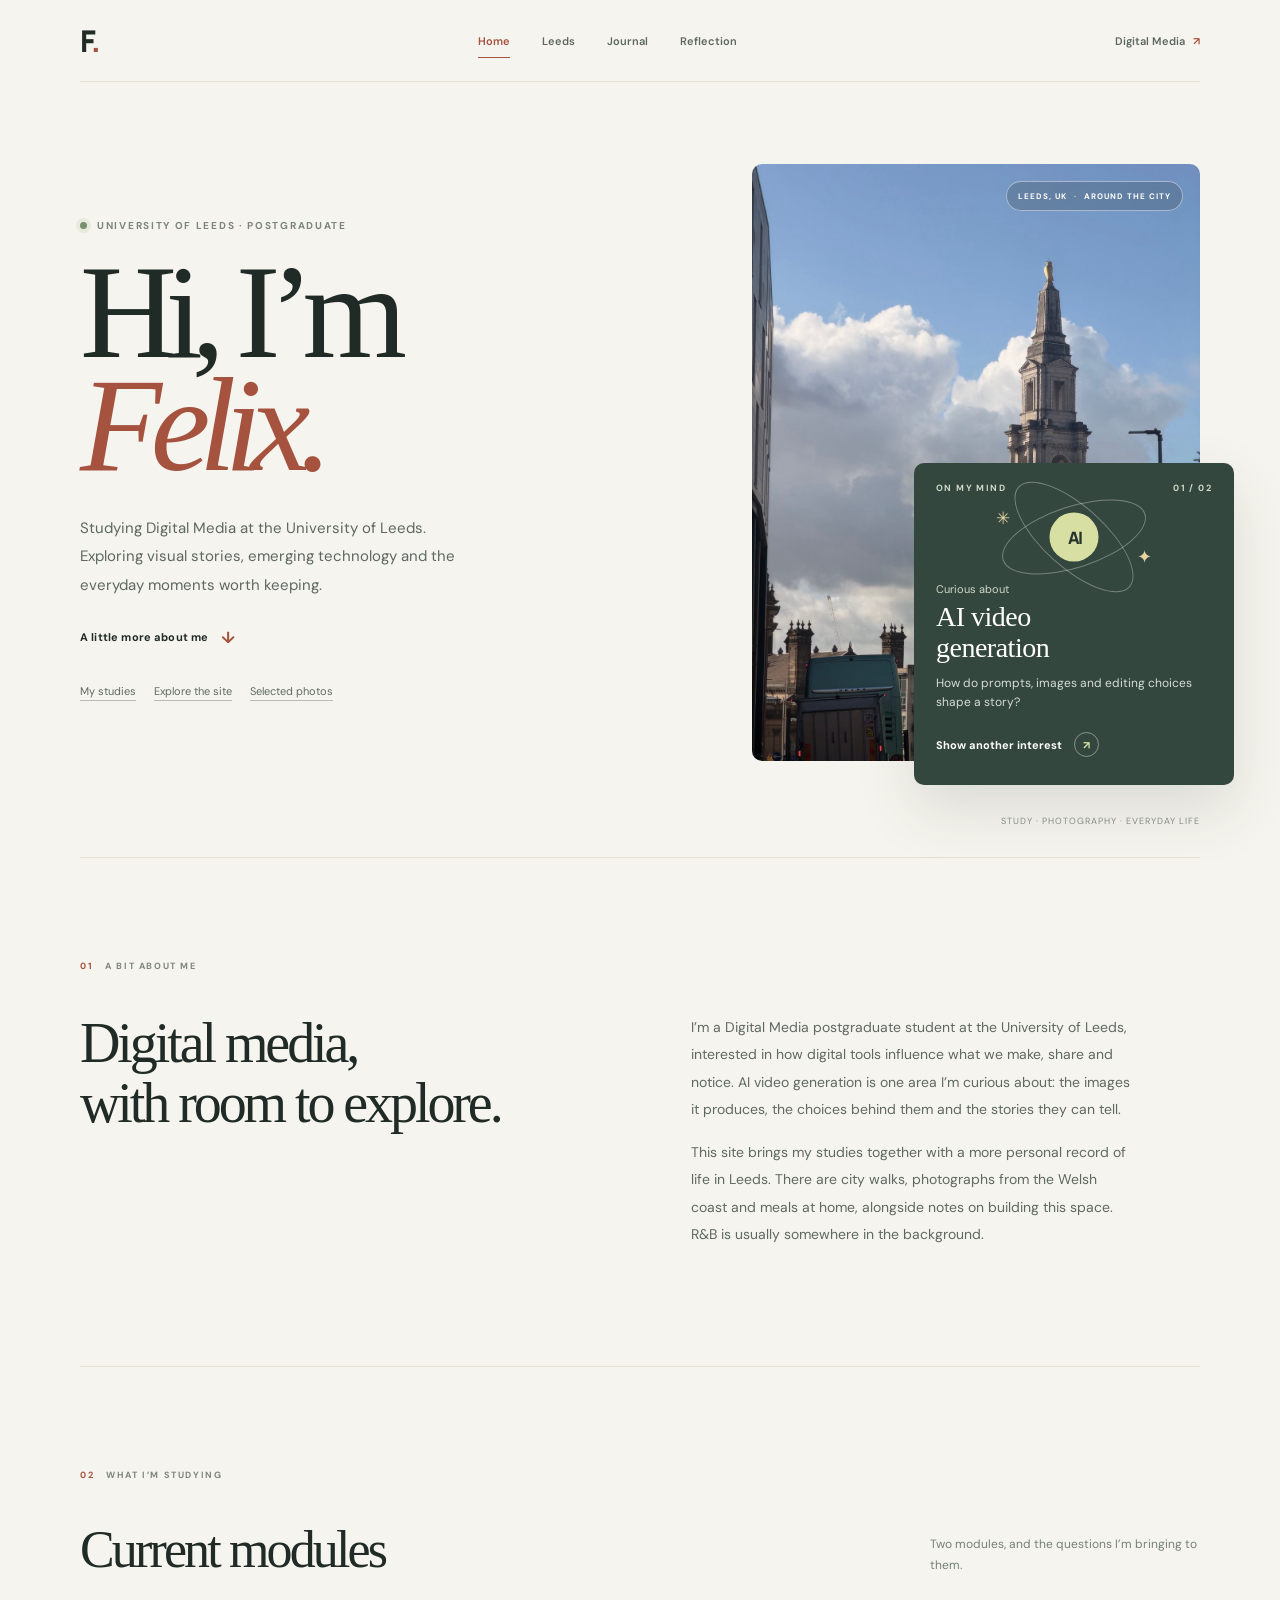
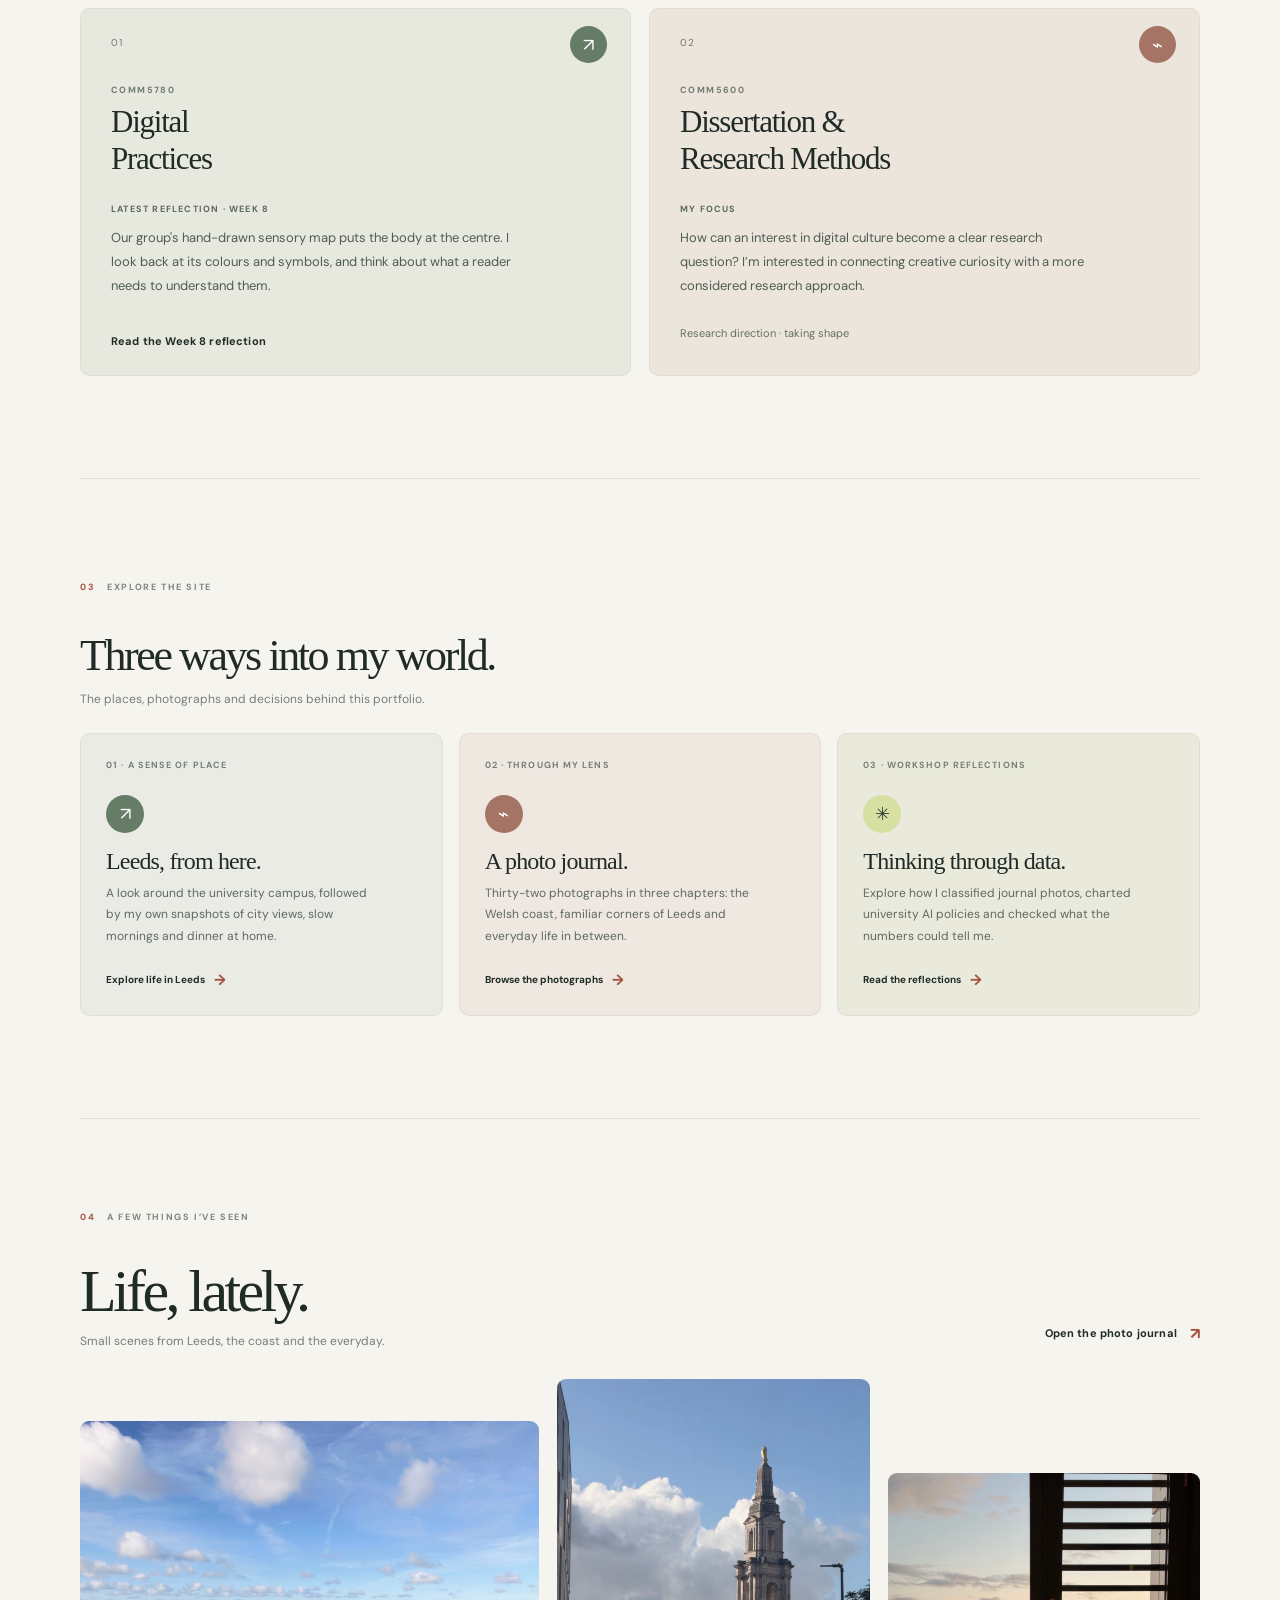
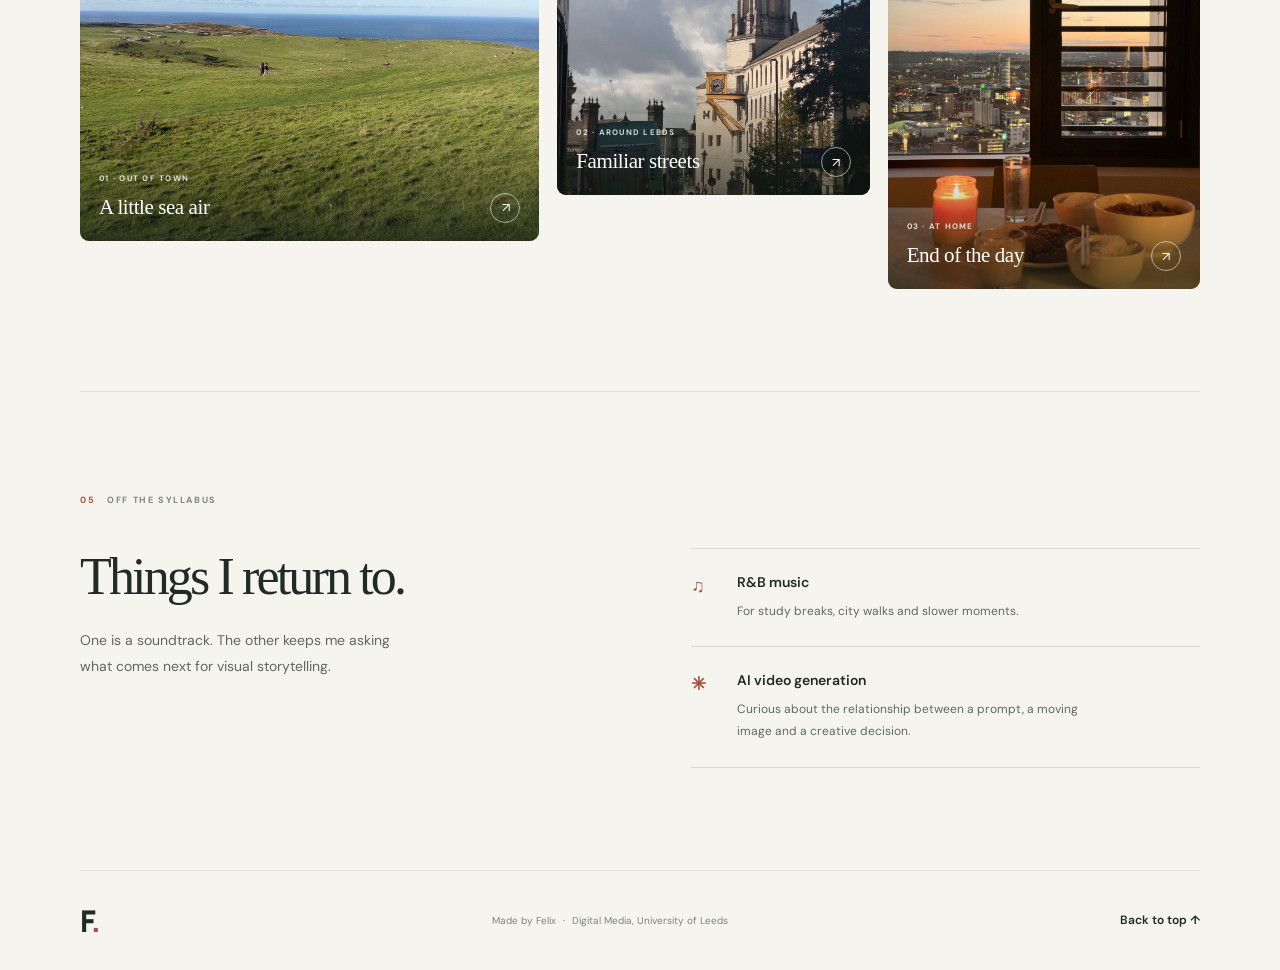
<file: Felix website/index.html>
<!doctype html>
<html lang="en">
<head>
  <meta charset="utf-8">
  <meta name="viewport" content="width=device-width, initial-scale=1">
  <meta name="description" content="Digital Media studies, life in Leeds and a personal photo journal. A portfolio by Felix, a postgraduate student at the University of Leeds.">
  <title>Felix — Digital Media, Leeds &amp; Everyday Life</title>
  <link rel="preconnect" href="https://fonts.googleapis.com">
  <link rel="preconnect" href="https://fonts.gstatic.com" crossorigin>
  <link href="https://fonts.googleapis.com/css2?family=DM+Sans:wght@400;500;600;700&family=Manrope:wght@500;600;700;800&display=swap" rel="stylesheet">
  <link href="style.css" rel="stylesheet">
</head>
<body>
  <a class="skip-link" href="#top">Skip to content</a>
  <div class="scroll-progress" aria-hidden="true"><span></span></div>
  <header class="site-header">
    <a class="wordmark" href="#top" aria-label="Felix, back to top">F<span>.</span></a>
    <nav aria-label="Main navigation">
      <a href="index.html" aria-current="page">Home</a>
      <a href="leeds.html">Leeds</a>
      <a href="journal.html">Journal</a>
      <a href="reflection.html">Reflection</a>
    </nav>
    <a class="header-note" href="#about">Digital Media <span>↗</span></a>
  </header>

  <main id="top">
    <section class="hero" aria-labelledby="hero-title">
      <div class="hero-copy">
        <p class="eyebrow"><span class="eyebrow-dot"></span> University of Leeds · Postgraduate</p>
        <h1 id="hero-title">Hi, I’m<br><span>Felix.</span></h1>
        <p class="hero-intro">Studying Digital Media at the University of Leeds. Exploring visual stories, emerging technology and the everyday moments worth keeping.</p>
        <a class="text-link" href="#about">A little more about me <span aria-hidden="true">↓</span></a>
        <nav class="hero-shortcuts" aria-label="On this page">
          <a href="#modules">My studies</a>
          <a href="#exploring">Explore the site</a>
          <a href="#frames">Selected photos</a>
        </nav>
      </div>
      <div class="hero-visual">
        <img class="hero-photo" src="assets/journal/leeds-tower.jpg" alt="A stone clock tower rising above Leeds city buildings" width="1125" height="1500" fetchpriority="high">
        <span class="hero-photo-label">LEEDS, UK <span>·</span> AROUND THE CITY</span>
        <aside class="hero-card" aria-label="Current interests">
          <div class="card-topline"><span>ON MY MIND</span><span id="interest-index" aria-live="polite">01 / 02</span></div>
          <div class="orbit-art" id="interest-art" aria-hidden="true">
            <span class="orbit orbit-one"></span>
            <span class="orbit orbit-two"></span>
            <span class="orbit-core" id="interest-core">AI</span>
            <span class="orbit-star star-one">✳</span>
            <span class="orbit-star star-two">✦</span>
          </div>
          <div class="interest-copy" id="interest-copy" aria-live="polite">
            <p class="card-caption" id="interest-caption">Curious about</p>
            <h2 id="interest-title">AI video<br>generation</h2>
            <p class="card-description" id="interest-description">How do prompts, images and editing choices shape a story?</p>
          </div>
          <button class="interest-switch" id="interest-switch" type="button" aria-label="Show another interest">
            <span>Show another interest</span><span aria-hidden="true">↗</span>
          </button>
        </aside>
      </div>
      <div class="hero-index" aria-hidden="true">STUDY · PHOTOGRAPHY · EVERYDAY LIFE</div>
    </section>

    <section class="about section-block" id="about" aria-labelledby="about-title">
      <div class="section-label"><span>01</span> A BIT ABOUT ME</div>
      <div class="about-content">
        <h2 id="about-title">Digital media,<br>with room to explore.</h2>
        <div class="about-text">
          <p>I’m a Digital Media postgraduate student at the University of Leeds, interested in how digital tools influence what we make, share and notice. AI video generation is one area I’m curious about: the images it produces, the choices behind them and the stories they can tell.</p>
          <p>This site brings my studies together with a more personal record of life in Leeds. There are city walks, photographs from the Welsh coast and meals at home, alongside notes on building this space. R&amp;B is usually somewhere in the background.</p>
        </div>
      </div>
    </section>

    <section class="modules section-block" id="modules" aria-labelledby="modules-title">
      <div class="section-label"><span>02</span> WHAT I’M STUDYING</div>
      <div class="section-heading">
        <h2 id="modules-title">Current modules</h2>
        <p>Two modules, and the questions I’m bringing to them.</p>
      </div>
      <div class="module-grid">
        <article class="module-card module-card-blue">
          <span class="module-number">01</span>
          <div class="module-icon" aria-hidden="true">↗</div>
          <p class="module-code">COMM5780</p>
          <h3>Digital<br>Practices</h3>
          <p class="module-focus"><span>Latest reflection · Week 8</span>Our group's hand-drawn sensory map puts the body at the centre. I look back at its colours and symbols, and think about what a reader needs to understand them.</p>
          <a class="module-link text-link" href="reflection.html#week-8">Read the Week 8 reflection</a>
        </article>
        <article class="module-card module-card-lilac">
          <span class="module-number">02</span>
          <div class="module-icon" aria-hidden="true">⌁</div>
          <p class="module-code">COMM5600</p>
          <h3>Dissertation &amp;<br>Research Methods</h3>
          <p class="module-focus"><span>My focus</span>How can an interest in digital culture become a clear research question? I’m interested in connecting creative curiosity with a more considered research approach.</p>
          <p class="module-status">Research direction · taking shape</p>
        </article>
      </div>
    </section>

    <section class="exploring section-block" id="exploring" aria-labelledby="exploring-title">
      <div class="section-label"><span>03</span> EXPLORE THE SITE</div>
      <div class="exploring-heading">
        <div>
          <h2 id="exploring-title">Three ways into my world.</h2>
          <p>The places, photographs and decisions behind this portfolio.</p>
        </div>
      </div>
      <div class="exploration-grid">
        <a class="exploration-card exploration-blue" href="leeds.html">
          <span class="exploration-index">01 · A SENSE OF PLACE</span>
          <span class="exploration-icon" aria-hidden="true">↗</span>
          <h3>Leeds, from here.</h3>
          <p>A look around the university campus, followed by my own snapshots of city views, slow mornings and dinner at home.</p>
          <span class="exploration-link">Explore life in Leeds <span aria-hidden="true">→</span></span>
        </a>
        <a class="exploration-card exploration-lilac" href="journal.html">
          <span class="exploration-index">02 · THROUGH MY LENS</span>
          <span class="exploration-icon" aria-hidden="true">⌁</span>
          <h3>A photo journal.</h3>
          <p>Thirty-two photographs in three chapters: the Welsh coast, familiar corners of Leeds and everyday life in between.</p>
          <span class="exploration-link">Browse the photographs <span aria-hidden="true">→</span></span>
        </a>
        <a class="exploration-card exploration-lime" href="reflection.html">
          <span class="exploration-index">03 · WORKSHOP REFLECTIONS</span>
          <span class="exploration-icon" aria-hidden="true">✳</span>
          <h3>Thinking through data.</h3>
          <p>Explore how I classified journal photos, charted university AI policies and checked what the numbers could tell me.</p>
          <span class="exploration-link">Read the reflections <span aria-hidden="true">→</span></span>
        </a>
      </div>
    </section>

    <section class="selected-frames section-block" id="frames" aria-labelledby="frames-title">
      <div class="section-label"><span>04</span> A FEW THINGS I’VE SEEN</div>
      <div class="frames-heading">
        <div>
          <h2 id="frames-title">Life, lately.</h2>
          <p>Small scenes from Leeds, the coast and the everyday.</p>
        </div>
        <a class="text-link" href="journal.html#collection">Open the photo journal <span aria-hidden="true">↗</span></a>
      </div>
      <div class="frames-grid">
        <a class="frame-card frame-card-coast" href="journal.html#chapter-journey">
          <img src="assets/journal/coastal-grassland.jpg" alt="Open green grassland beside the sea beneath a clear sky" loading="lazy">
          <span class="frame-caption"><span>01 · OUT OF TOWN</span><span>A little sea air <b aria-hidden="true">↗</b></span></span>
        </a>
        <a class="frame-card frame-card-leeds" href="journal.html#chapter-leeds">
          <img src="assets/journal/leeds-tower.jpg" alt="A stone clock tower rising above Leeds city buildings" loading="lazy">
          <span class="frame-caption"><span>02 · AROUND LEEDS</span><span>Familiar streets <b aria-hidden="true">↗</b></span></span>
        </a>
        <a class="frame-card frame-card-everyday" href="journal.html#chapter-daily">
          <img src="assets/journal/dinner-at-sunset.jpg" alt="A dinner table by a window as the city lights come on" loading="lazy">
          <span class="frame-caption"><span>03 · AT HOME</span><span>End of the day <b aria-hidden="true">↗</b></span></span>
        </a>
      </div>
    </section>

    <section class="interests section-block" id="interests" aria-labelledby="interests-title">
      <div class="section-label"><span>05</span> OFF THE SYLLABUS</div>
      <div class="interest-content">
        <div>
          <h2 id="interests-title">Things I return to.</h2>
          <p class="interest-intro">One is a soundtrack. The other keeps me asking what comes next for visual storytelling.</p>
        </div>
        <div class="interest-list">
          <div class="interest-item"><span class="interest-symbol" aria-hidden="true">♫</span><div><h3>R&amp;B music</h3><p>For study breaks, city walks and slower moments.</p></div></div>
          <div class="interest-item"><span class="interest-symbol" aria-hidden="true">✳</span><div><h3>AI video generation</h3><p>Curious about the relationship between a prompt, a moving image and a creative decision.</p></div></div>
        </div>
      </div>
    </section>
  </main>

  <button class="back-to-top-float" type="button" aria-label="Back to top">↑</button>
  <footer class="site-footer">
    <a class="wordmark" href="#top" aria-label="Back to top">F<span>.</span></a>
    <p>Made by Felix <span>·</span> Digital Media, University of Leeds</p>
    <a class="back-to-top" href="#top">Back to top ↑</a>
  </footer>
  <script src="site.js" defer></script>
</body>
</html>
</file>
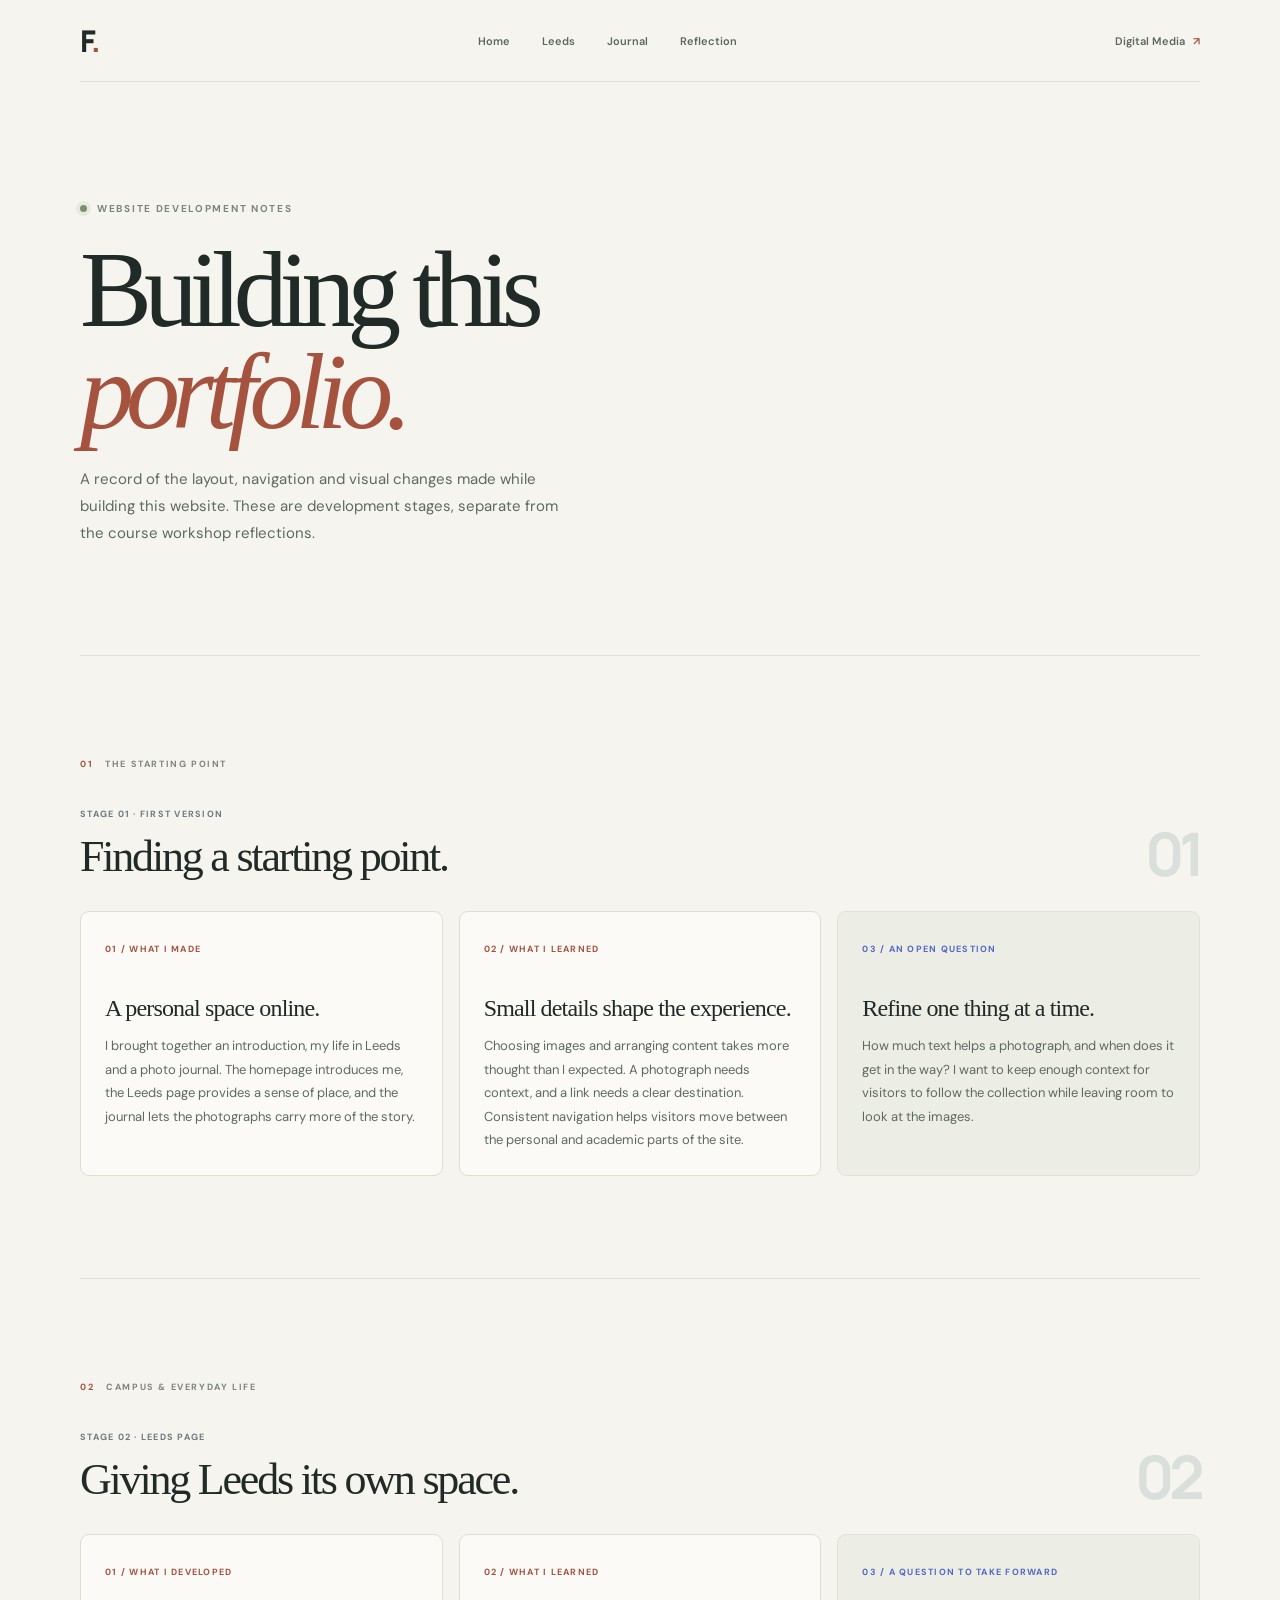
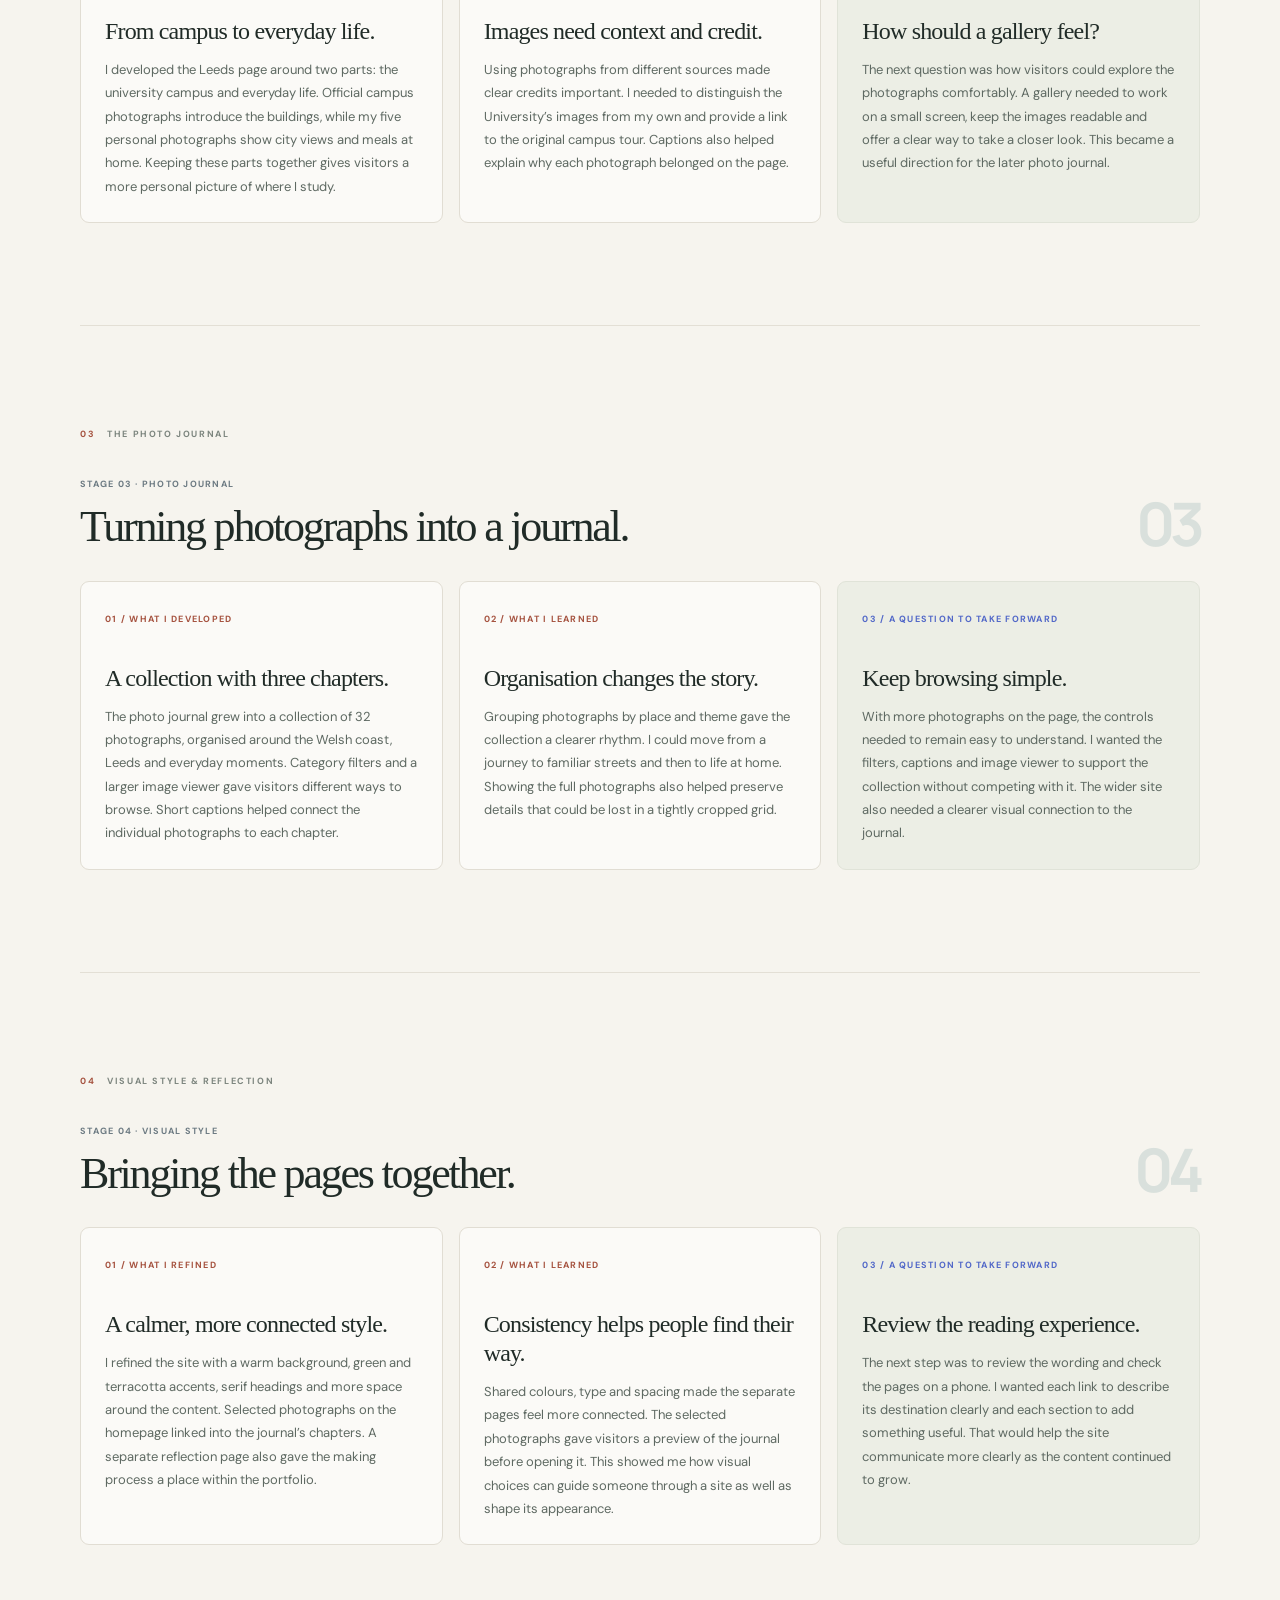
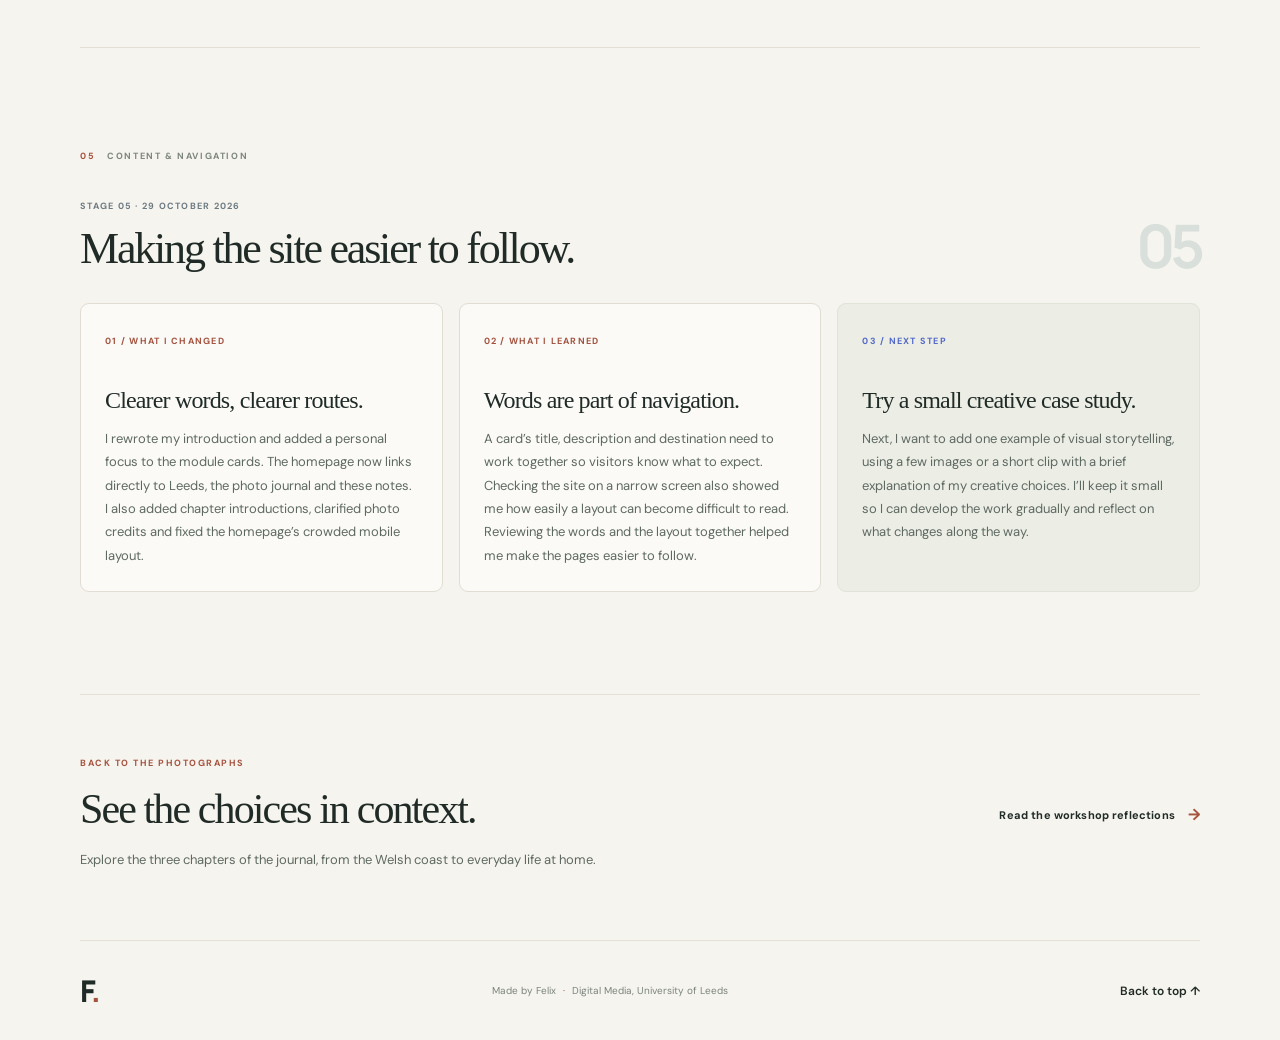
<file: Felix website/development.html>
<!doctype html>
<html lang="en">
<head>
  <meta charset="utf-8">
  <meta name="viewport" content="width=device-width, initial-scale=1">
  <meta name="description" content="A separate record of the design and development of Felix’s portfolio website.">
  <title>Website Development Notes — Felix</title>
  <link rel="preconnect" href="https://fonts.googleapis.com">
  <link rel="preconnect" href="https://fonts.gstatic.com" crossorigin>
  <link href="https://fonts.googleapis.com/css2?family=DM+Sans:wght@400;500;600;700&family=Manrope:wght@500;600;700;800&display=swap" rel="stylesheet">
  <link href="style.css" rel="stylesheet">
</head>
<body class="reflection-page">
  <a class="skip-link" href="#top">Skip to content</a>
  <header class="site-header">
    <a class="wordmark" href="index.html" aria-label="Felix, home">F<span>.</span></a>
    <nav aria-label="Main navigation">
      <a href="index.html">Home</a>
      <a href="leeds.html">Leeds</a>
      <a href="journal.html">Journal</a>
      <a href="reflection.html">Reflection</a>
    </nav>
    <a class="header-note" href="index.html#about">Digital Media <span>↗</span></a>
  </header>

  <main id="top">
    <section class="reflection-hero" aria-labelledby="reflection-title">
      <p class="eyebrow"><span class="eyebrow-dot"></span> WEBSITE DEVELOPMENT NOTES</p>
      <h1 id="reflection-title">Building this<br><span>portfolio.</span></h1>
      <p>A record of the layout, navigation and visual changes made while building this website. These are development stages, separate from the course workshop reflections.</p>
    </section>

    <section class="reflection-content section-block" id="reflection" aria-labelledby="week-one-title">
      <div class="section-label"><span>01</span> THE STARTING POINT</div>
      <div class="reflection-heading">
        <div>
          <p class="reflection-kicker">STAGE 01 · FIRST VERSION</p>
          <h2 id="week-one-title">Finding a starting point.</h2>
        </div>
        <span class="reflection-mark" aria-hidden="true">01</span>
      </div>
      <div class="reflection-grid">
        <article class="reflection-card">
          <span class="reflection-card-index">01 / WHAT I MADE</span>
          <h3>A personal space online.</h3>
          <p>I brought together an introduction, my life in Leeds and a photo journal. The homepage introduces me, the Leeds page provides a sense of place, and the journal lets the photographs carry more of the story.</p>
        </article>
        <article class="reflection-card">
          <span class="reflection-card-index">02 / WHAT I LEARNED</span>
          <h3>Small details shape the experience.</h3>
          <p>Choosing images and arranging content takes more thought than I expected. A photograph needs context, and a link needs a clear destination. Consistent navigation helps visitors move between the personal and academic parts of the site.</p>
        </article>
        <article class="reflection-card reflection-card-next">
          <span class="reflection-card-index">03 / AN OPEN QUESTION</span>
          <h3>Refine one thing at a time.</h3>
          <p>How much text helps a photograph, and when does it get in the way? I want to keep enough context for visitors to follow the collection while leaving room to look at the images.</p>
        </article>
      </div>
    </section>
    <section class="reflection-content section-block" id="week-two" aria-labelledby="week-two-title">
      <div class="section-label"><span>02</span> CAMPUS &amp; EVERYDAY LIFE</div>
      <div class="reflection-heading">
        <div>
          <p class="reflection-kicker">STAGE 02 · LEEDS PAGE</p>
          <h2 id="week-two-title">Giving Leeds its own space.</h2>
        </div>
        <span class="reflection-mark" aria-hidden="true">02</span>
      </div>
      <div class="reflection-grid">
        <article class="reflection-card">
          <span class="reflection-card-index">01 / WHAT I DEVELOPED</span>
          <h3>From campus to everyday life.</h3>
          <p>I developed the Leeds page around two parts: the university campus and everyday life. Official campus photographs introduce the buildings, while my five personal photographs show city views and meals at home. Keeping these parts together gives visitors a more personal picture of where I study.</p>
        </article>
        <article class="reflection-card">
          <span class="reflection-card-index">02 / WHAT I LEARNED</span>
          <h3>Images need context and credit.</h3>
          <p>Using photographs from different sources made clear credits important. I needed to distinguish the University’s images from my own and provide a link to the original campus tour. Captions also helped explain why each photograph belonged on the page.</p>
        </article>
        <article class="reflection-card reflection-card-next">
          <span class="reflection-card-index">03 / A QUESTION TO TAKE FORWARD</span>
          <h3>How should a gallery feel?</h3>
          <p>The next question was how visitors could explore the photographs comfortably. A gallery needed to work on a small screen, keep the images readable and offer a clear way to take a closer look. This became a useful direction for the later photo journal.</p>
        </article>
      </div>
    </section>
    <section class="reflection-content section-block" id="week-three" aria-labelledby="week-three-title">
      <div class="section-label"><span>03</span> THE PHOTO JOURNAL</div>
      <div class="reflection-heading">
        <div>
          <p class="reflection-kicker">STAGE 03 · PHOTO JOURNAL</p>
          <h2 id="week-three-title">Turning photographs into a journal.</h2>
        </div>
        <span class="reflection-mark" aria-hidden="true">03</span>
      </div>
      <div class="reflection-grid">
        <article class="reflection-card">
          <span class="reflection-card-index">01 / WHAT I DEVELOPED</span>
          <h3>A collection with three chapters.</h3>
          <p>The photo journal grew into a collection of 32 photographs, organised around the Welsh coast, Leeds and everyday moments. Category filters and a larger image viewer gave visitors different ways to browse. Short captions helped connect the individual photographs to each chapter.</p>
        </article>
        <article class="reflection-card">
          <span class="reflection-card-index">02 / WHAT I LEARNED</span>
          <h3>Organisation changes the story.</h3>
          <p>Grouping photographs by place and theme gave the collection a clearer rhythm. I could move from a journey to familiar streets and then to life at home. Showing the full photographs also helped preserve details that could be lost in a tightly cropped grid.</p>
        </article>
        <article class="reflection-card reflection-card-next">
          <span class="reflection-card-index">03 / A QUESTION TO TAKE FORWARD</span>
          <h3>Keep browsing simple.</h3>
          <p>With more photographs on the page, the controls needed to remain easy to understand. I wanted the filters, captions and image viewer to support the collection without competing with it. The wider site also needed a clearer visual connection to the journal.</p>
        </article>
      </div>
    </section>
    <section class="reflection-content section-block" id="week-four" aria-labelledby="week-four-title">
      <div class="section-label"><span>04</span> VISUAL STYLE &amp; REFLECTION</div>
      <div class="reflection-heading">
        <div>
          <p class="reflection-kicker">STAGE 04 · VISUAL STYLE</p>
          <h2 id="week-four-title">Bringing the pages together.</h2>
        </div>
        <span class="reflection-mark" aria-hidden="true">04</span>
      </div>
      <div class="reflection-grid">
        <article class="reflection-card">
          <span class="reflection-card-index">01 / WHAT I REFINED</span>
          <h3>A calmer, more connected style.</h3>
          <p>I refined the site with a warm background, green and terracotta accents, serif headings and more space around the content. Selected photographs on the homepage linked into the journal’s chapters. A separate reflection page also gave the making process a place within the portfolio.</p>
        </article>
        <article class="reflection-card">
          <span class="reflection-card-index">02 / WHAT I LEARNED</span>
          <h3>Consistency helps people find their way.</h3>
          <p>Shared colours, type and spacing made the separate pages feel more connected. The selected photographs gave visitors a preview of the journal before opening it. This showed me how visual choices can guide someone through a site as well as shape its appearance.</p>
        </article>
        <article class="reflection-card reflection-card-next">
          <span class="reflection-card-index">03 / A QUESTION TO TAKE FORWARD</span>
          <h3>Review the reading experience.</h3>
          <p>The next step was to review the wording and check the pages on a phone. I wanted each link to describe its destination clearly and each section to add something useful. That would help the site communicate more clearly as the content continued to grow.</p>
        </article>
      </div>
    </section>
    <section class="reflection-content section-block" id="content-review" aria-labelledby="content-review-title">
      <div class="section-label"><span>05</span> CONTENT &amp; NAVIGATION</div>
      <div class="reflection-heading">
        <div>
          <p class="reflection-kicker">STAGE 05 · <time datetime="2026-10-29">29 OCTOBER 2026</time></p>
          <h2 id="content-review-title">Making the site easier to follow.</h2>
        </div>
        <span class="reflection-mark" aria-hidden="true">05</span>
      </div>
      <div class="reflection-grid">
        <article class="reflection-card">
          <span class="reflection-card-index">01 / WHAT I CHANGED</span>
          <h3>Clearer words, clearer routes.</h3>
          <p>I rewrote my introduction and added a personal focus to the module cards. The homepage now links directly to Leeds, the photo journal and these notes. I also added chapter introductions, clarified photo credits and fixed the homepage’s crowded mobile layout.</p>
        </article>
        <article class="reflection-card">
          <span class="reflection-card-index">02 / WHAT I LEARNED</span>
          <h3>Words are part of navigation.</h3>
          <p>A card’s title, description and destination need to work together so visitors know what to expect. Checking the site on a narrow screen also showed me how easily a layout can become difficult to read. Reviewing the words and the layout together helped me make the pages easier to follow.</p>
        </article>
        <article class="reflection-card reflection-card-next">
          <span class="reflection-card-index">03 / NEXT STEP</span>
          <h3>Try a small creative case study.</h3>
          <p>Next, I want to add one example of visual storytelling, using a few images or a short clip with a brief explanation of my creative choices. I’ll keep it small so I can develop the work gradually and reflect on what changes along the way.</p>
        </article>
      </div>
    </section>
    <aside class="page-next section-block" aria-labelledby="reflection-next-title">
      <div><p class="next-kicker">BACK TO THE PHOTOGRAPHS</p><h2 id="reflection-next-title">See the choices in context.</h2><p>Explore the three chapters of the journal, from the Welsh coast to everyday life at home.</p></div>
      <a class="text-link" href="reflection.html">Read the workshop reflections <span aria-hidden="true">→</span></a>
    </aside>
  </main>

  <footer class="site-footer">
    <a class="wordmark" href="index.html" aria-label="Back to home">F<span>.</span></a>
    <p>Made by Felix <span>·</span> Digital Media, University of Leeds</p>
    <a class="back-to-top" href="#top">Back to top ↑</a>
  </footer>
</body>
</html>
</file>
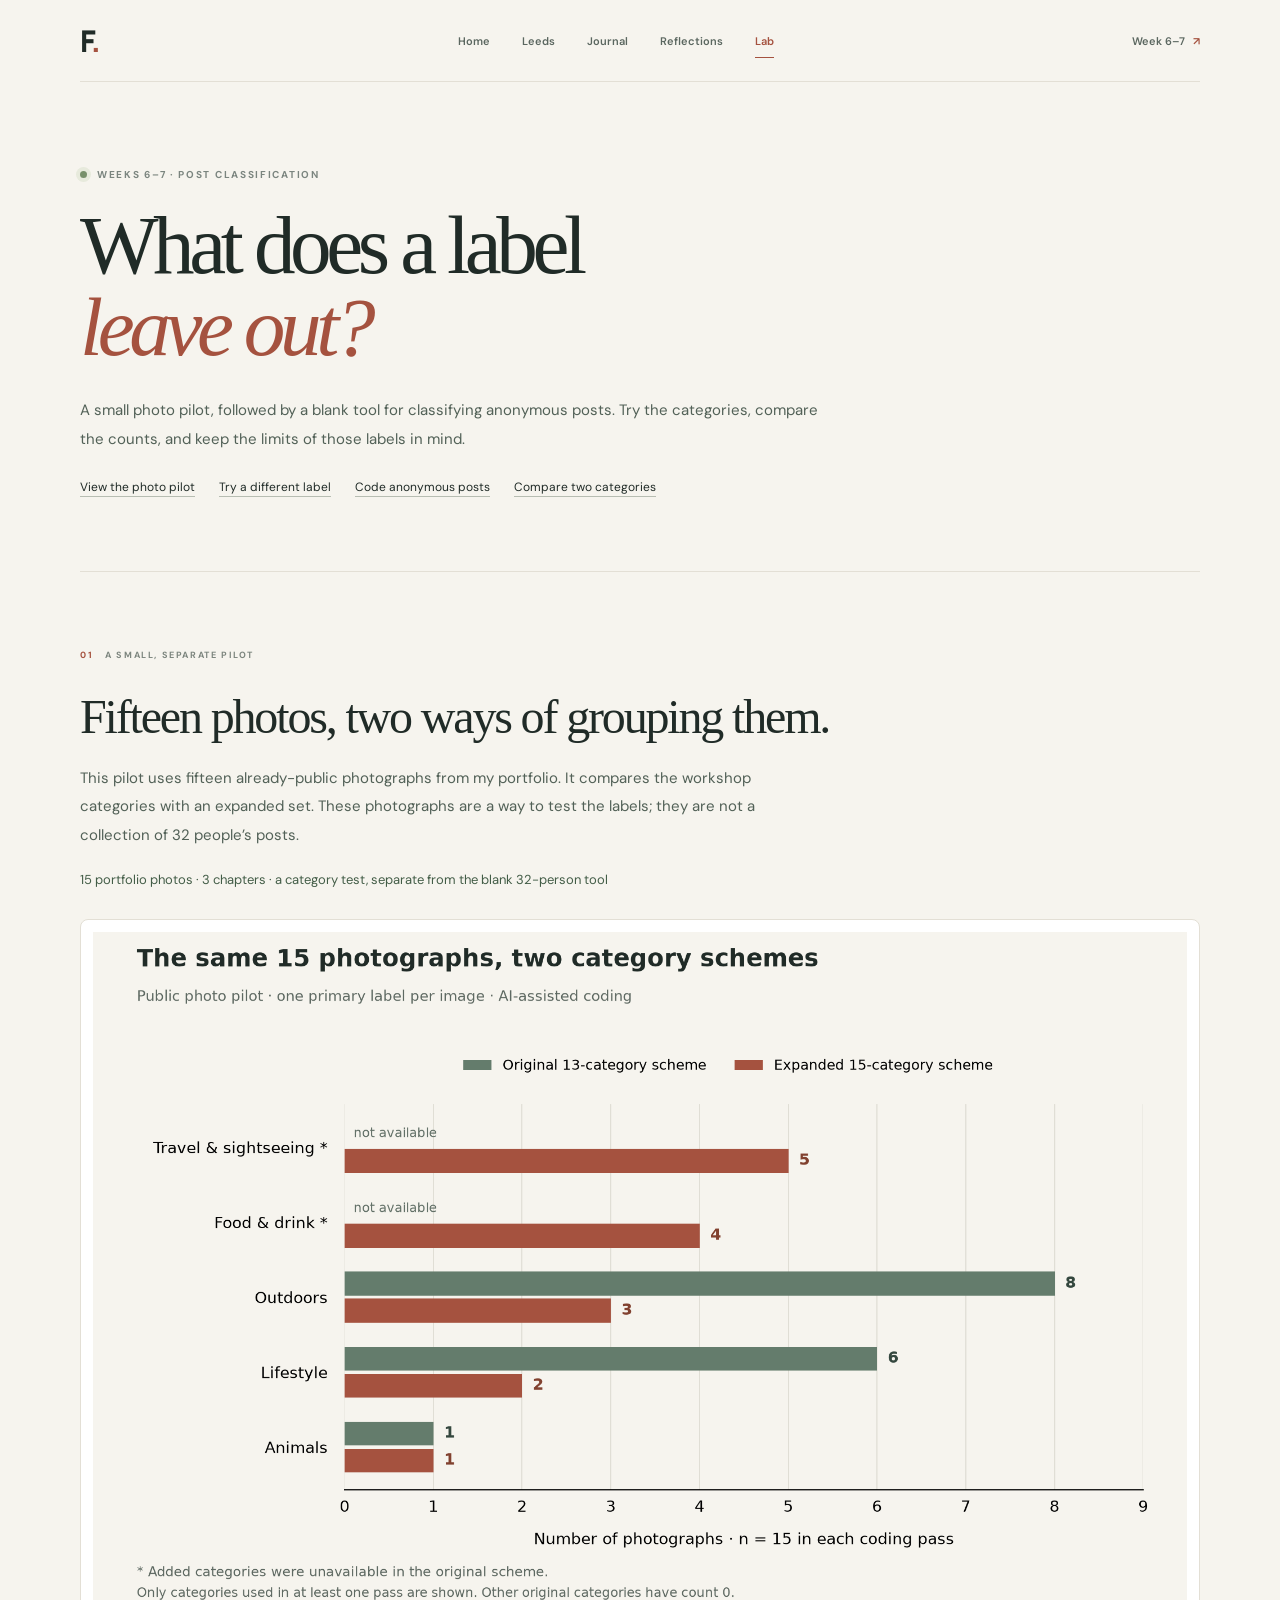
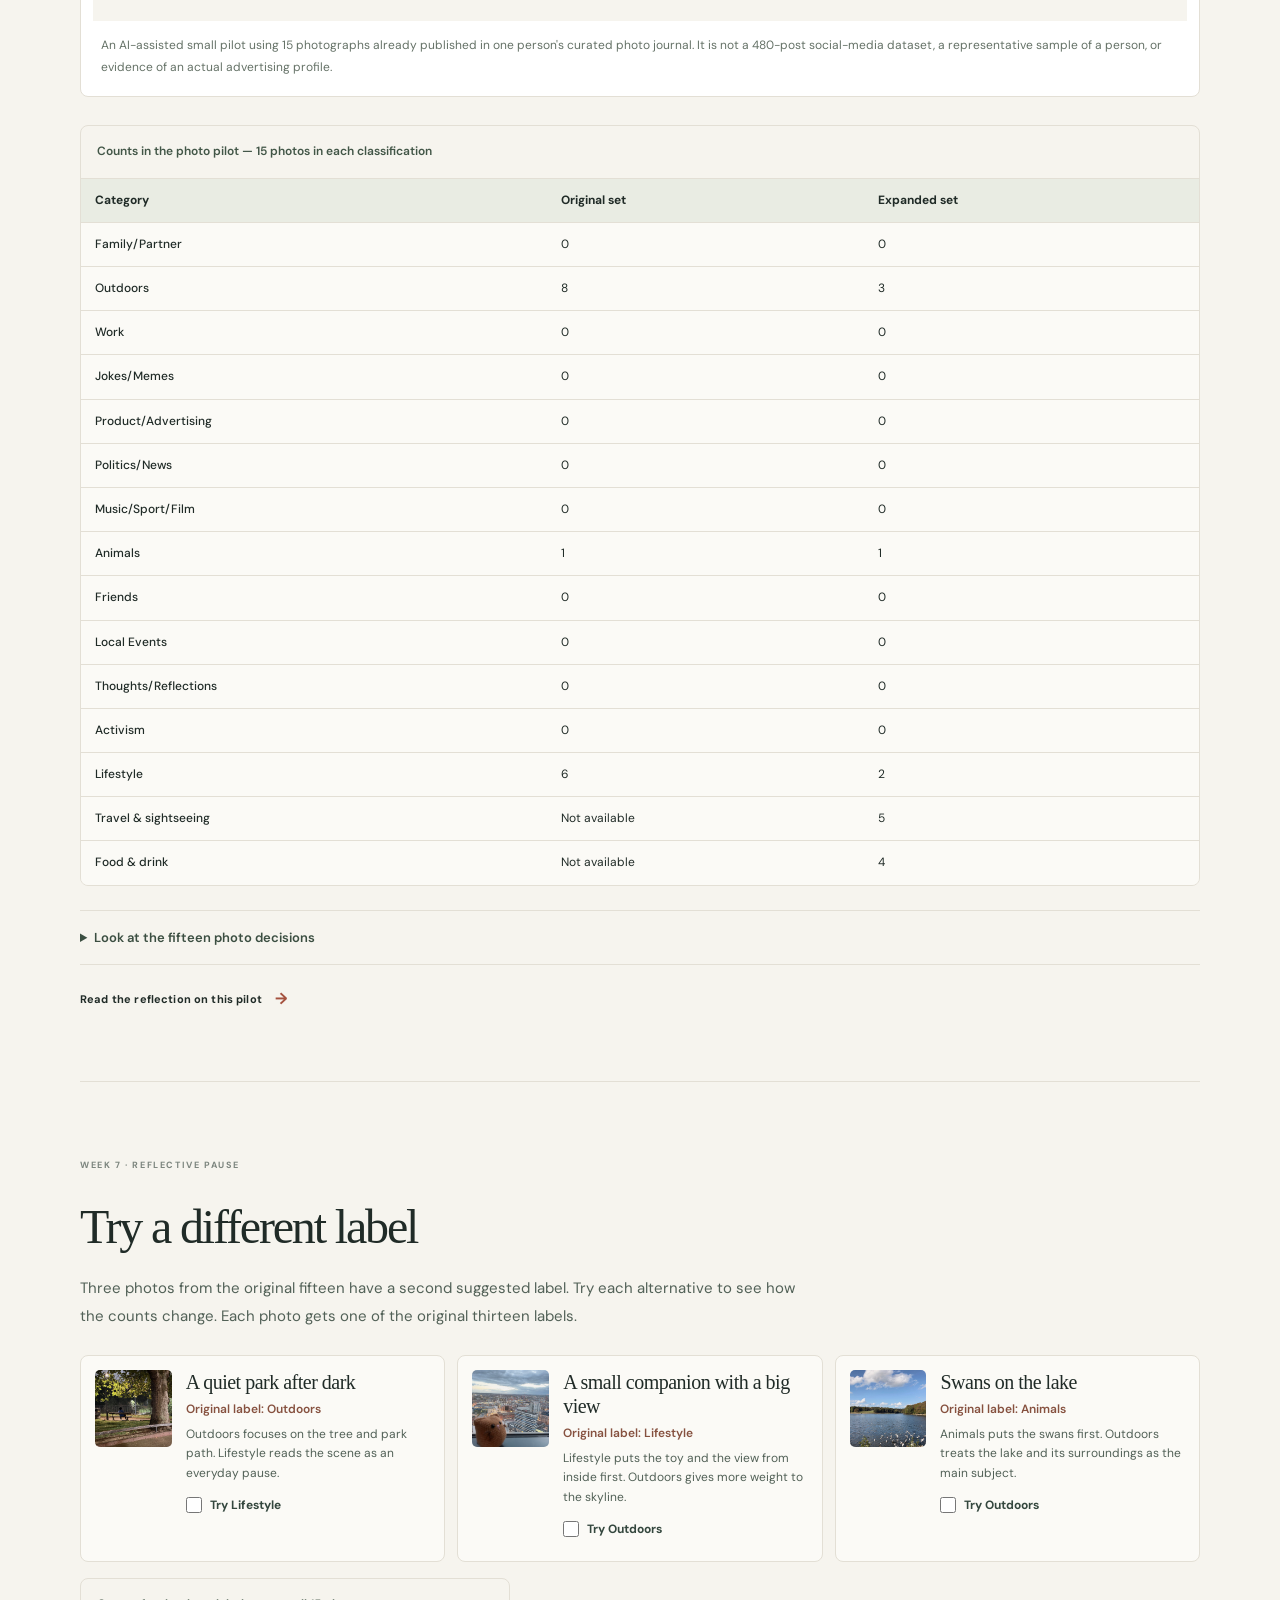
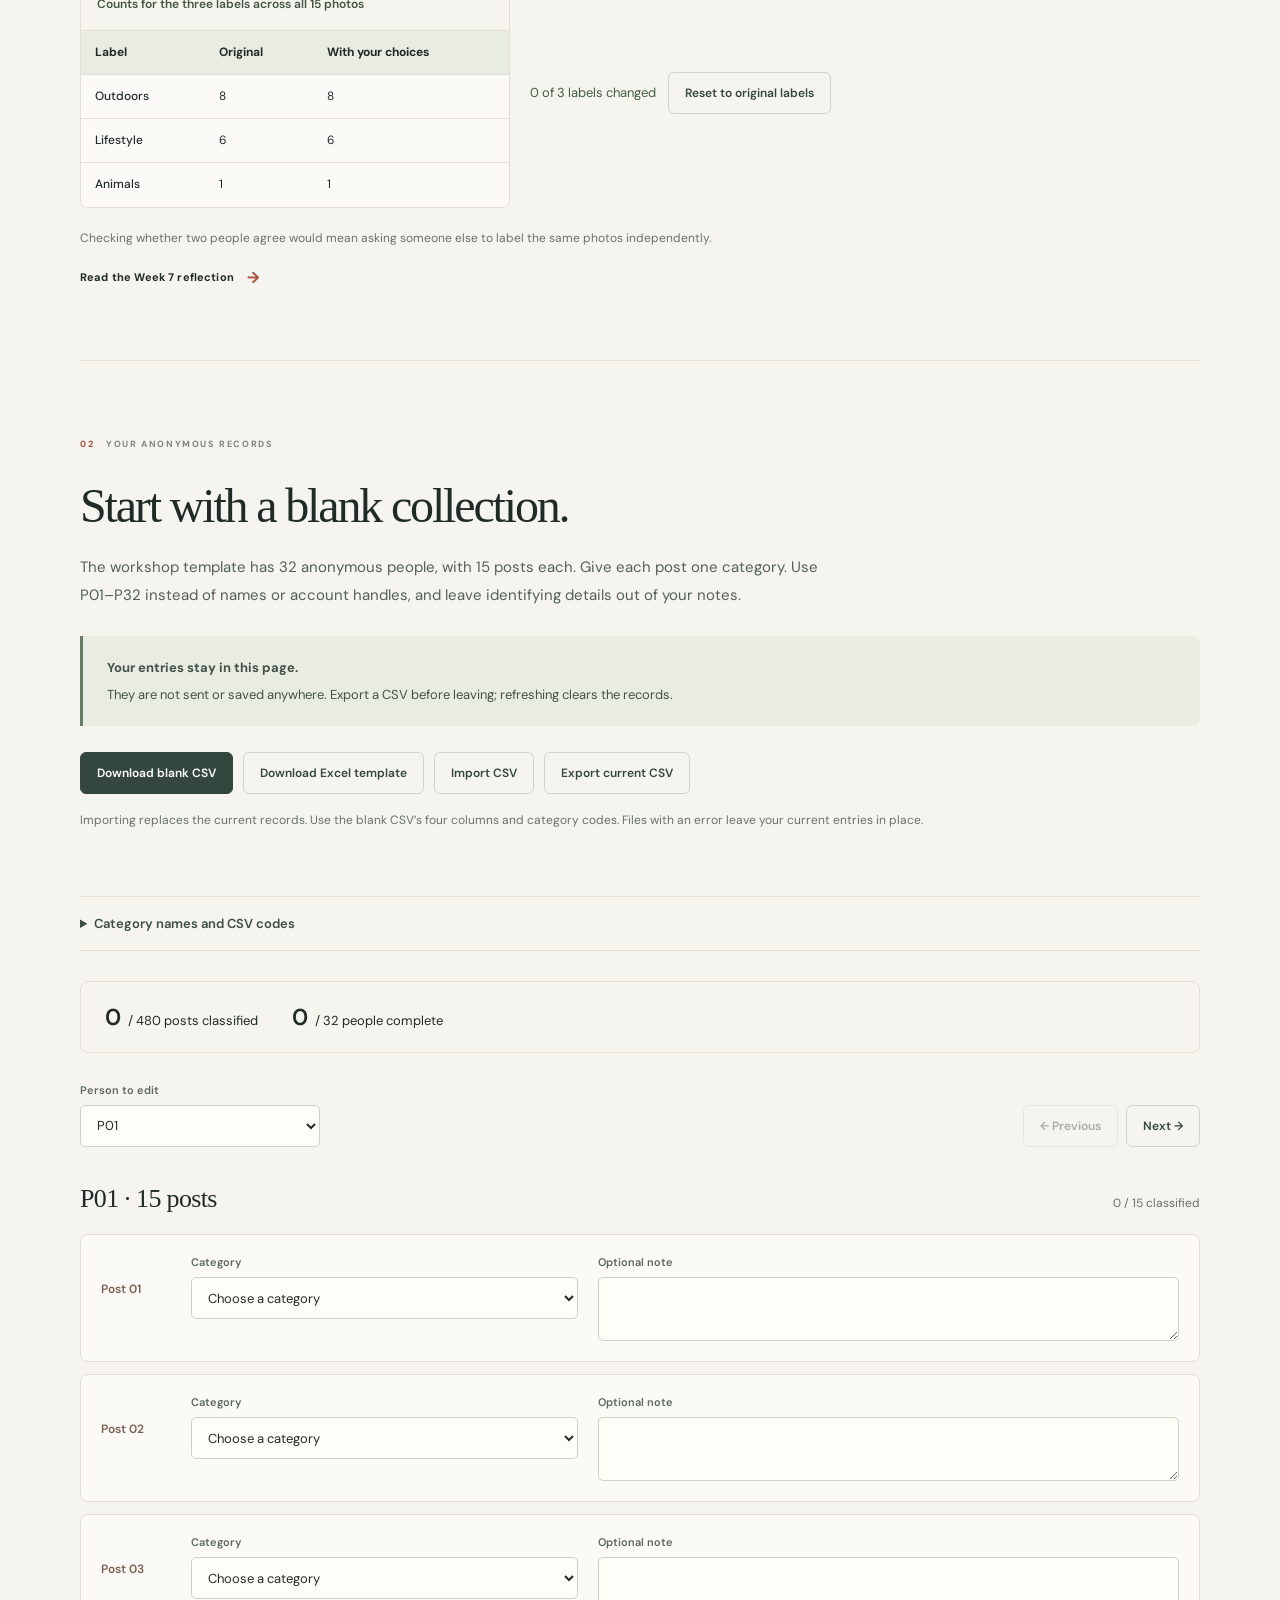
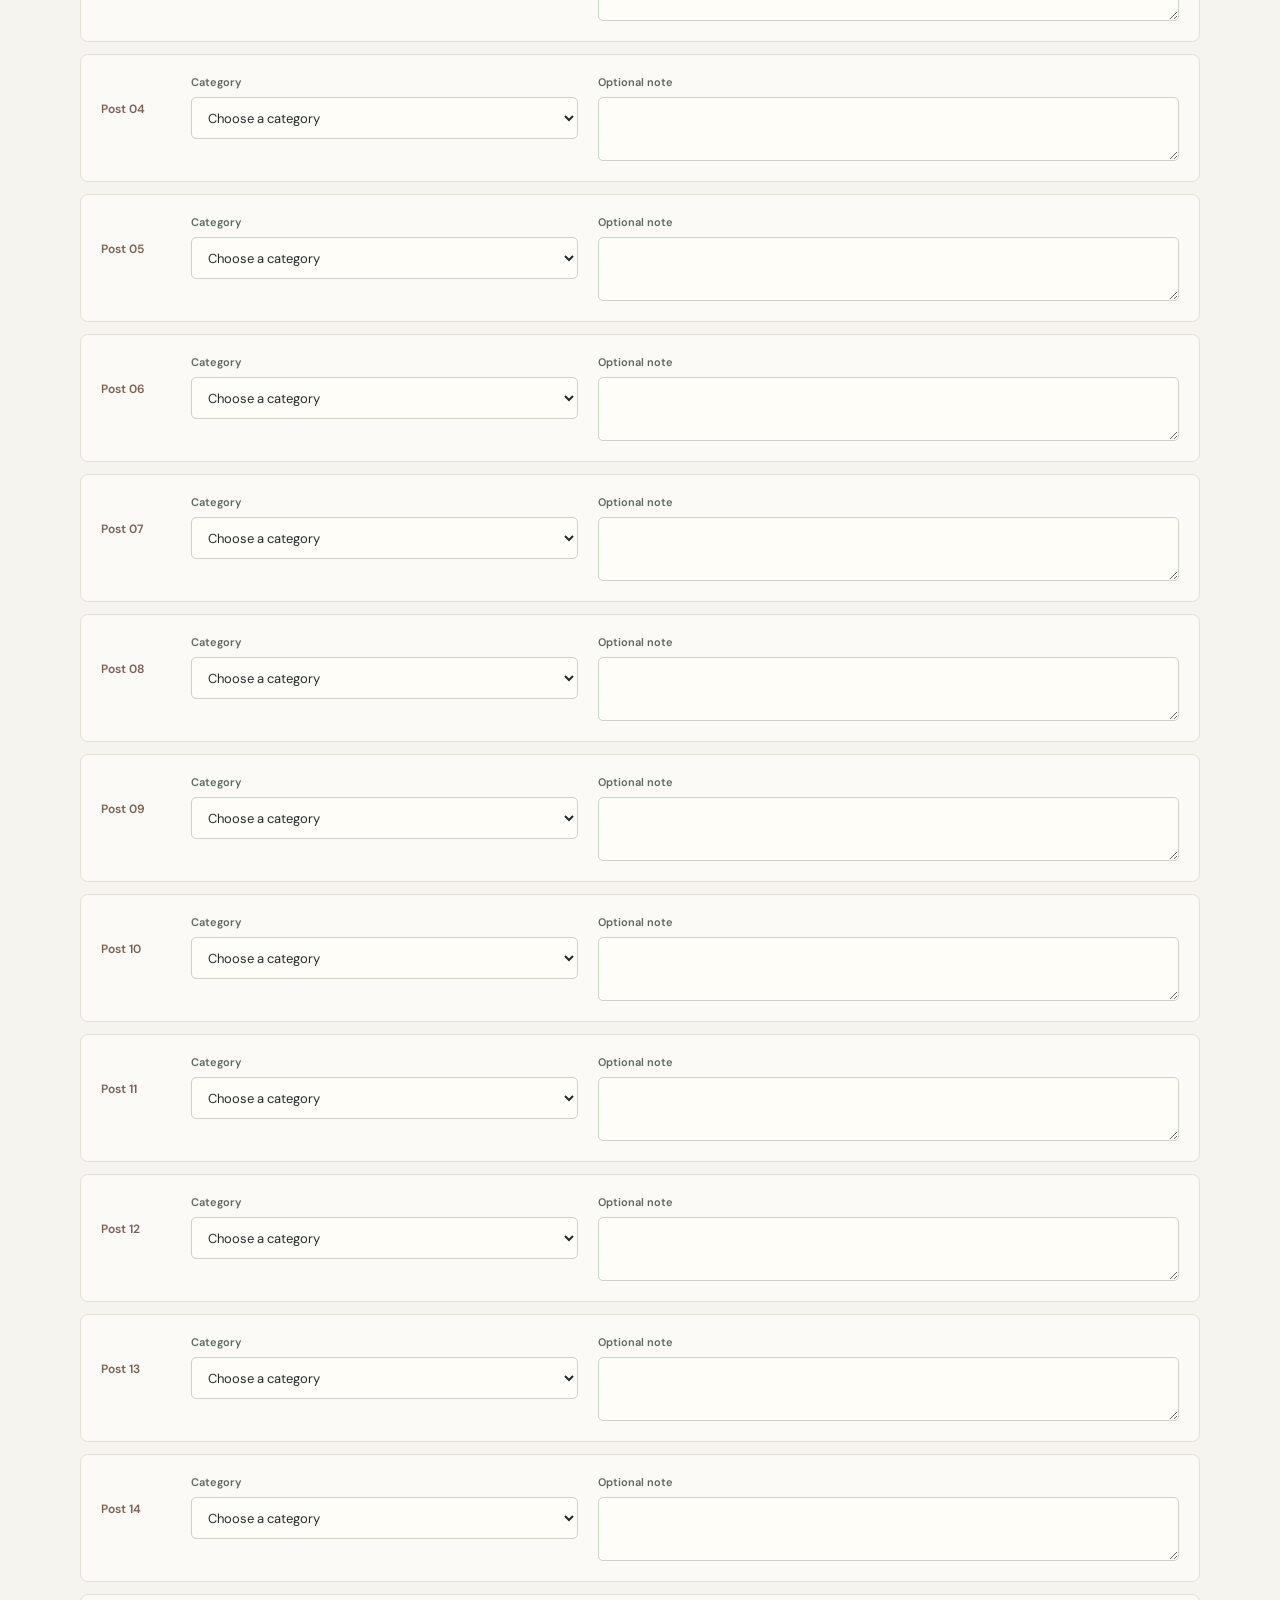
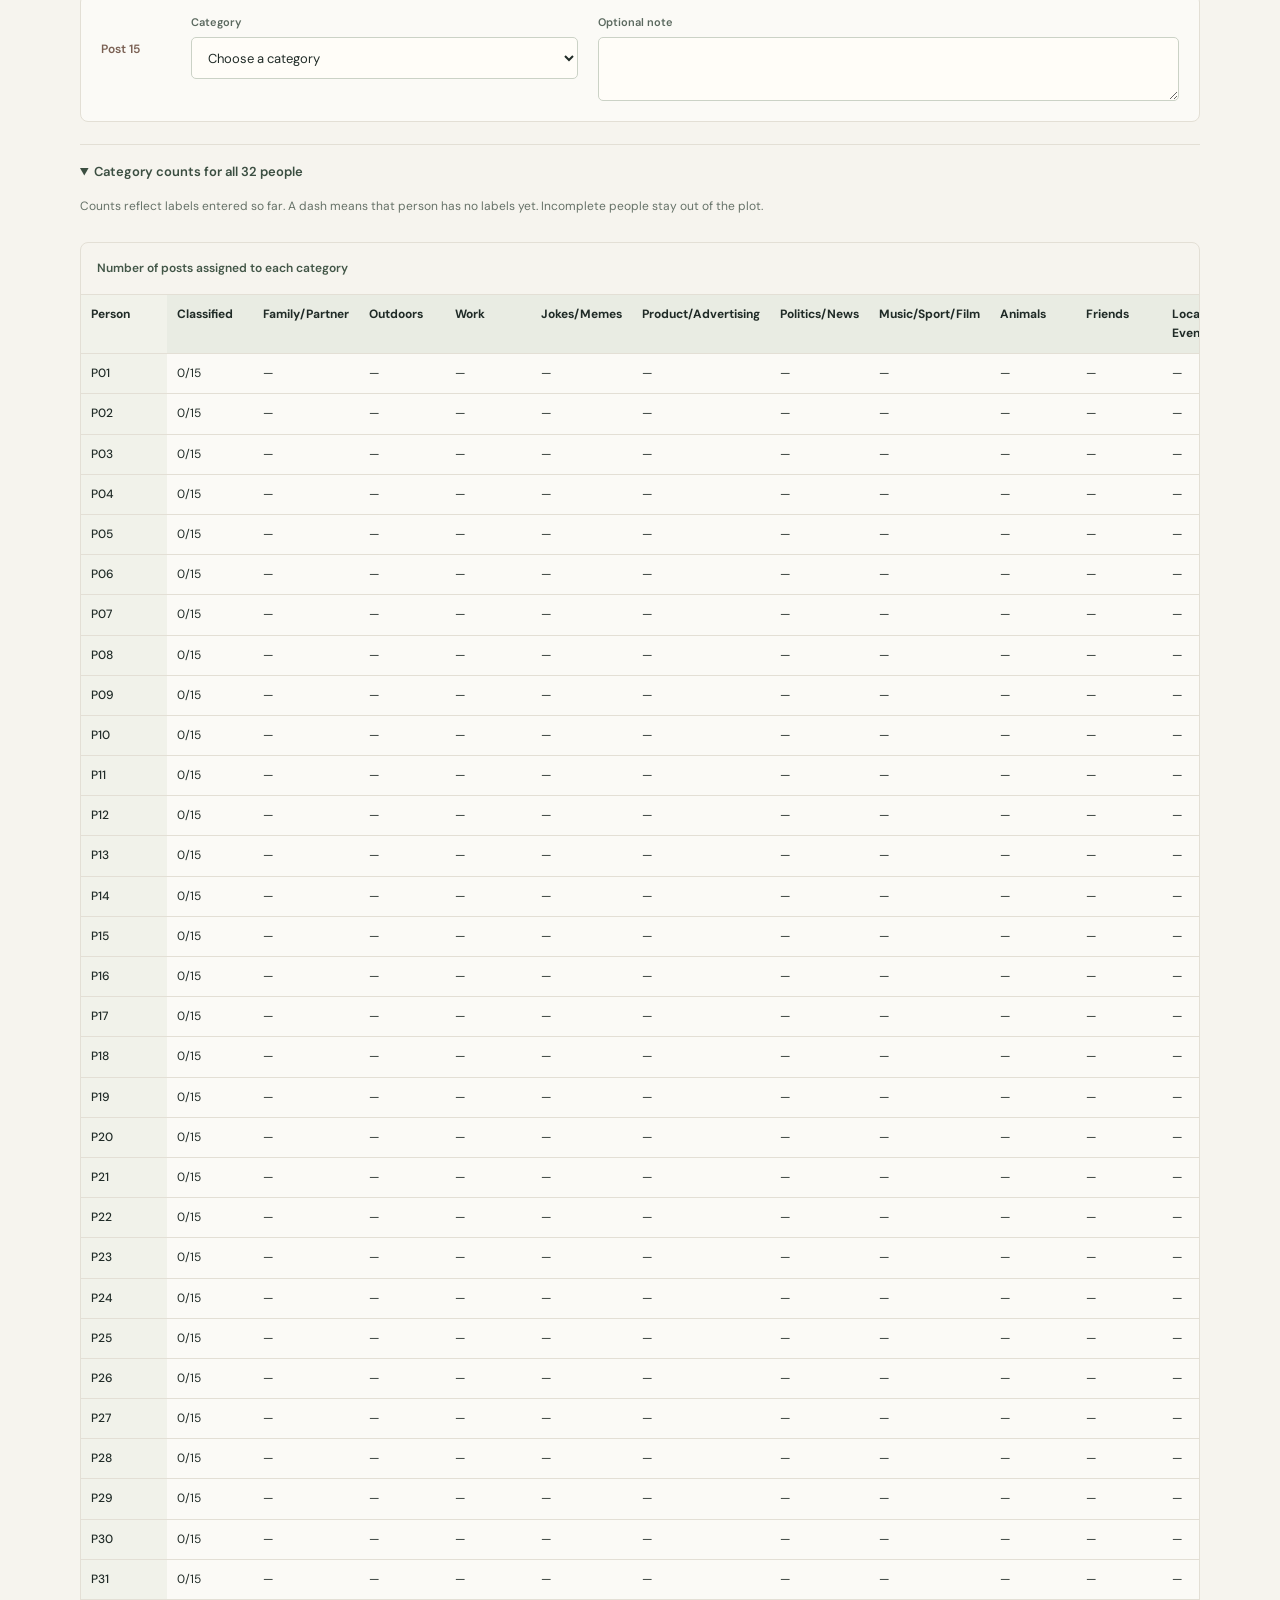
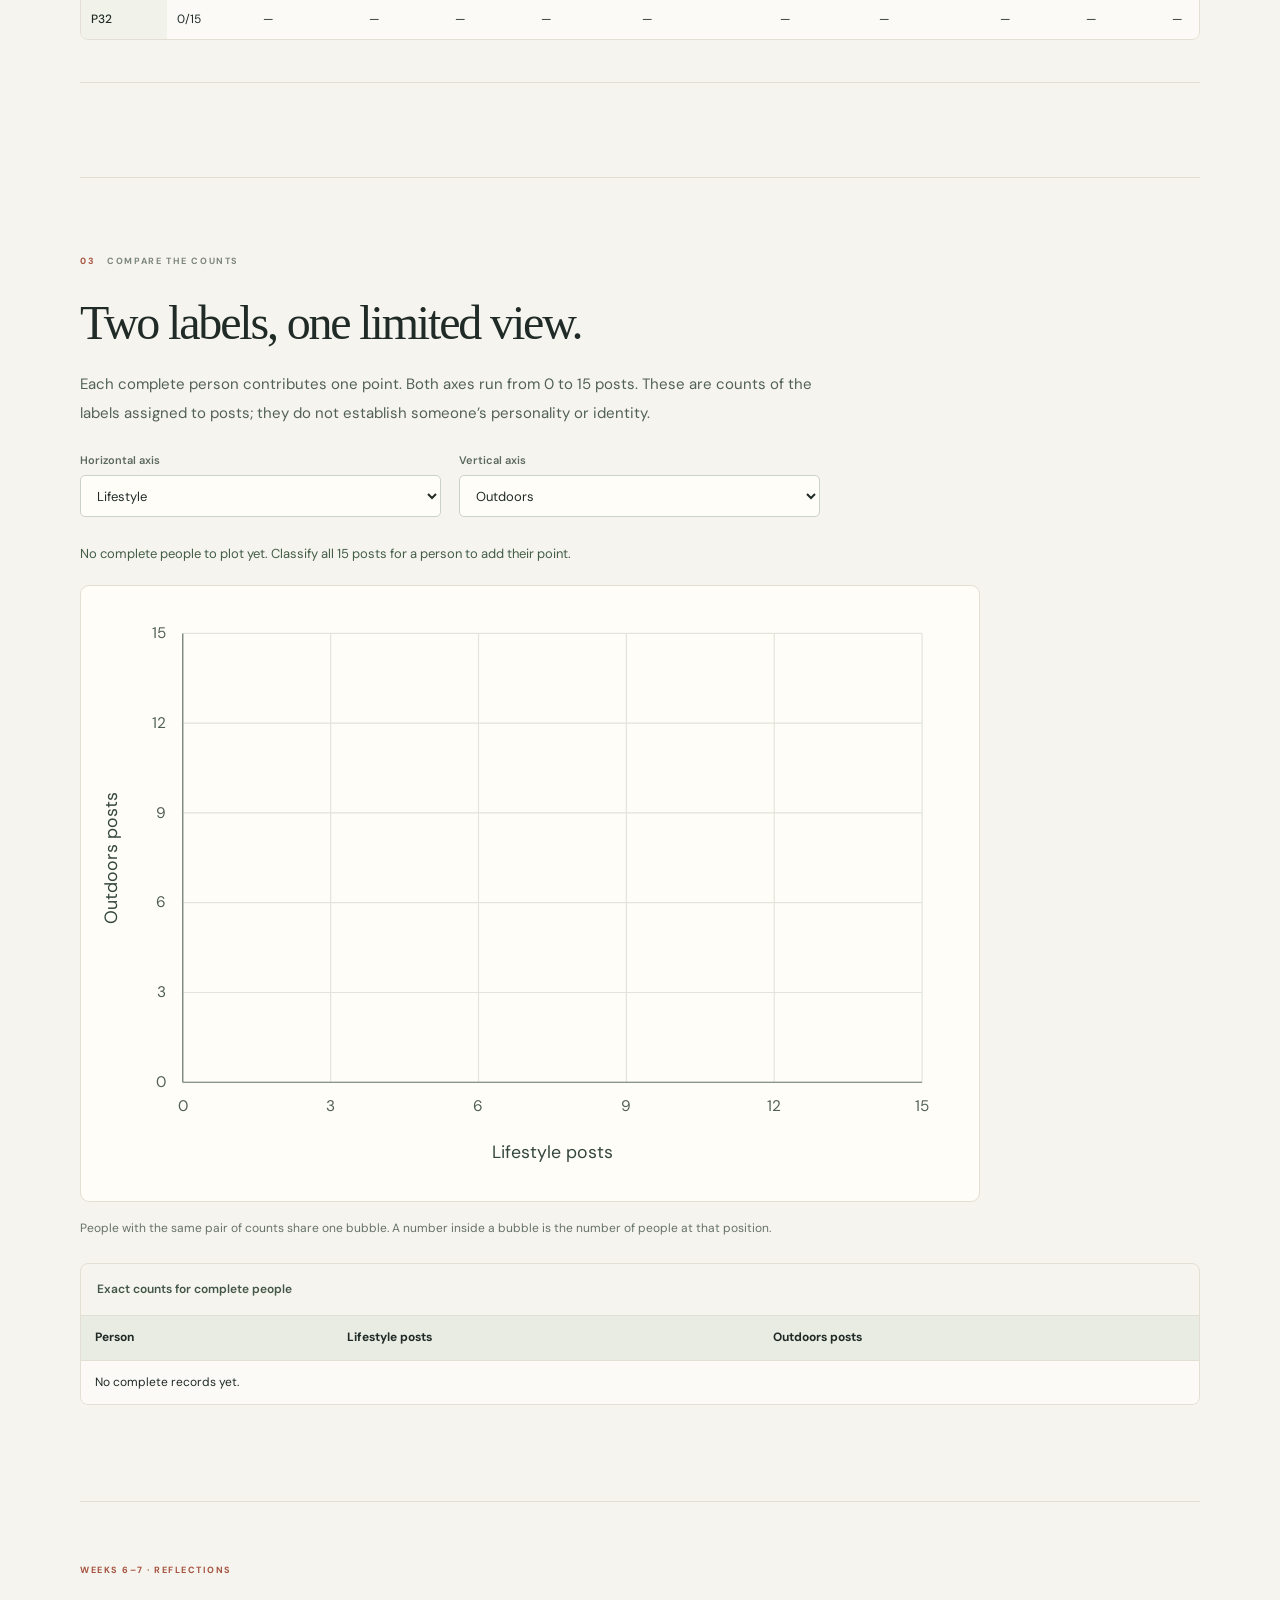
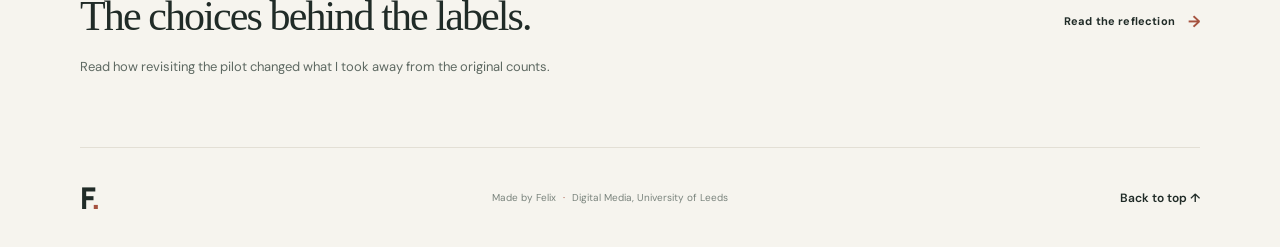
<file: Felix website/identity-lab.html>
<!doctype html>
<html lang="en">
<head>
  <meta charset="utf-8">
  <meta name="viewport" content="width=device-width, initial-scale=1">
  <meta name="description" content="A public-photo classification pilot, a Week 7 label review, and a separate anonymous-post coding tool.">
  <title>Post Classification Lab — Felix</title>
  <link rel="preconnect" href="https://fonts.googleapis.com">
  <link rel="preconnect" href="https://fonts.gstatic.com" crossorigin>
  <link href="https://fonts.googleapis.com/css2?family=DM+Sans:wght@400;500;600;700&family=Manrope:wght@500;600;700;800&display=swap" rel="stylesheet">
  <link href="style.css" rel="stylesheet">
  <link href="identity-lab.css" rel="stylesheet">
  <script src="identity-lab.js" defer></script>
</head>
<body class="identity-lab">
  <a class="skip-link" href="#main">Skip to content</a>
  <header class="site-header">
    <a class="wordmark" href="index.html" aria-label="Felix, home">F<span>.</span></a>
    <nav aria-label="Main navigation">
      <a href="index.html">Home</a>
      <a href="leeds.html">Leeds</a>
      <a href="journal.html">Journal</a>
      <a href="reflection.html">Reflections</a>
      <a href="identity-lab.html" aria-current="page">Lab</a>
    </nav>
    <a class="header-note" href="reflection.html#week-7">Week 6–7 <span>↗</span></a>
  </header>
  <main id="main">
    <section class="lab-hero lab-wrap" aria-labelledby="lab-title">
      <p class="eyebrow"><span class="eyebrow-dot"></span> WEEKS 6–7 · POST CLASSIFICATION</p>
      <h1 id="lab-title">What does a label<br><span>leave out?</span></h1>
      <p class="lab-lead">A small photo pilot, followed by a blank tool for classifying anonymous posts. Try the categories, compare the counts, and keep the limits of those labels in mind.</p>
      <nav class="lab-shortcuts" aria-label="On this page"><a href="#pilot">View the photo pilot</a><a href="#label-review">Try a different label</a><a href="#records">Code anonymous posts</a><a href="#comparison">Compare two categories</a></nav>
    </section>

    <section class="lab-section lab-wrap" id="pilot" aria-labelledby="pilot-title">
      <p class="section-label"><span>01</span> A SMALL, SEPARATE PILOT</p>
      <h2 id="pilot-title">Fifteen photos, two ways of grouping them.</h2>
      <p class="lab-copy">This pilot uses fifteen already-public photographs from my portfolio. It compares the workshop categories with an expanded set. These photographs are a way to test the labels; they are not a collection of 32 people’s posts.</p>
      <p class="lab-status" id="pilot-status" role="status">Loading the photo pilot…</p>
      <div id="pilot-content" hidden>
        <figure class="lab-pilot-figure"><img src="assets/week6/category-comparison.png" alt="The fifteen-photo pilot grouped using the original and expanded category sets. Exact counts are in the table below." loading="lazy"><figcaption id="pilot-scope"></figcaption></figure>
        <div class="lab-table-scroll" tabindex="0" aria-label="Photo pilot category counts"><table id="pilot-counts"><caption>Counts in the photo pilot — 15 photos in each classification</caption><thead><tr><th scope="col">Category</th><th scope="col">Original set</th><th scope="col">Expanded set</th></tr></thead><tbody></tbody></table></div>
        <details class="lab-details"><summary>Look at the fifteen photo decisions</summary><div class="lab-pilot-grid" id="pilot-cards"></div></details>
      </div>
      <a class="text-link" href="reflection.html#week-6">Read the reflection on this pilot <span aria-hidden="true">→</span></a>
    </section>

    <section class="lab-section lab-wrap" id="label-review" aria-labelledby="label-review-title">
      <p class="section-label">WEEK 7 · REFLECTIVE PAUSE</p>
      <h2 id="label-review-title">Try a different label</h2>
      <p class="lab-copy">Three photos from the original fifteen have a second suggested label. Try each alternative to see how the counts change. Each photo gets one of the original thirteen labels.</p>
      <p class="lab-status" id="label-review-status" role="status" hidden>The label review needs the photo pilot. You can still read about all three choices in the Week 7 reflection.</p>
      <div id="label-review-content" hidden>
        <div class="lab-review-cards" id="label-review-cards"></div>
        <div class="lab-review-results">
          <div class="lab-table-scroll lab-review-table">
            <table>
              <caption>Counts for the three labels across all 15 photos</caption>
              <thead><tr><th scope="col">Label</th><th scope="col">Original</th><th scope="col">With your choices</th></tr></thead>
              <tbody id="label-review-counts"></tbody>
            </table>
          </div>
          <div class="lab-review-actions">
            <p id="label-review-progress" role="status"></p>
            <button type="button" class="lab-secondary" id="label-review-reset">Reset to original labels</button>
          </div>
        </div>
      </div>
      <p class="lab-small">Checking whether two people agree would mean asking someone else to label the same photos independently.</p>
      <a class="text-link" href="reflection.html#week-7">Read the Week 7 reflection <span aria-hidden="true">→</span></a>
    </section>

    <section class="lab-section lab-wrap" id="records" aria-labelledby="records-title">
      <p class="section-label"><span>02</span> YOUR ANONYMOUS RECORDS</p>
      <h2 id="records-title">Start with a blank collection.</h2>
      <p class="lab-copy">The workshop template has 32 anonymous people, with 15 posts each. Give each post one category. Use P01–P32 instead of names or account handles, and leave identifying details out of your notes.</p>
      <div class="lab-notice"><strong>Your entries stay in this page.</strong> They are not sent or saved anywhere. Export a CSV before leaving; refreshing clears the records.</div>
      <div class="lab-actions">
        <button type="button" id="download-template">Download blank CSV</button>
        <a class="lab-secondary" href="assets/week6/anonymous-post-template.xlsx" download>Download Excel template</a>
        <button type="button" class="lab-secondary" id="import-button">Import CSV</button>
        <button type="button" class="lab-secondary" id="export-records">Export current CSV</button>
        <input type="file" id="import-file" accept=".csv,text/csv" hidden>
      </div>
      <p class="lab-small">Importing replaces the current records. Use the blank CSV’s four columns and category codes. Files with an error leave your current entries in place.</p>
      <p id="import-status" class="lab-status" role="status" aria-live="polite"></p>
      <details class="lab-details"><summary>Category names and CSV codes</summary><ul id="category-key" class="lab-category-key"></ul></details>
      <div class="lab-progress" aria-live="polite" aria-atomic="true"><span><strong id="total-coded">0</strong> / 480 posts classified</span><span><strong id="people-complete">0</strong> / 32 people complete</span></div>
      <div class="lab-editor-header">
        <div class="lab-field"><label for="person-select">Person to edit</label><select id="person-select"></select></div>
        <div class="lab-person-navigation"><button class="lab-secondary" type="button" id="previous-person">← Previous</button><button class="lab-secondary" type="button" id="next-person">Next →</button></div>
      </div>
      <div class="lab-person-title"><h3 id="person-title">P01 · 15 posts</h3><p id="person-progress">0 / 15 classified</p></div>
      <ol id="post-editor" class="lab-post-list" aria-label="Posts for the selected person"></ol>
      <details class="lab-details lab-matrix-details" open><summary>Category counts for all 32 people</summary><p class="lab-small">Counts reflect labels entered so far. A dash means that person has no labels yet. Incomplete people stay out of the plot.</p><div class="lab-table-scroll" tabindex="0" aria-label="Anonymous person category matrix"><table id="count-matrix"><caption>Number of posts assigned to each category</caption><thead></thead><tbody></tbody></table></div></details>
    </section>

    <section class="lab-section lab-wrap" id="comparison" aria-labelledby="comparison-title">
      <p class="section-label"><span>03</span> COMPARE THE COUNTS</p>
      <h2 id="comparison-title">Two labels, one limited view.</h2>
      <p class="lab-copy">Each complete person contributes one point. Both axes run from 0 to 15 posts. These are counts of the labels assigned to posts; they do not establish someone’s personality or identity.</p>
      <div class="lab-axis-controls"><div class="lab-field"><label for="x-category">Horizontal axis</label><select id="x-category"></select></div><div class="lab-field"><label for="y-category">Vertical axis</label><select id="y-category"></select></div></div>
      <p class="lab-status" id="plot-status" role="status"></p>
      <div class="lab-plot-box"><svg id="scatter-plot" viewBox="0 0 740 500" role="img" aria-labelledby="plot-title plot-description"></svg></div>
      <p class="lab-small">People with the same pair of counts share one bubble. A number inside a bubble is the number of people at that position.</p>
      <div class="lab-table-scroll" tabindex="0" aria-label="Exact scatter plot coordinates"><table id="plot-table"><caption>Exact counts for complete people</caption><thead></thead><tbody></tbody></table></div>
    </section>
    <aside class="page-next section-block"><div><p class="next-kicker">WEEKS 6–7 · REFLECTIONS</p><h2>The choices behind the labels.</h2><p>Read how revisiting the pilot changed what I took away from the original counts.</p></div><a class="text-link" href="reflection.html#week-7">Read the reflection <span aria-hidden="true">→</span></a></aside>
    <noscript><p class="lab-wrap lab-notice">JavaScript is needed to use this local coding tool. You can still read the workshop reflection and download the Excel template.</p></noscript>
  </main>
  <footer class="site-footer"><a class="wordmark" href="index.html" aria-label="Back to home">F<span>.</span></a><p>Made by Felix <span>·</span> Digital Media, University of Leeds</p><a class="back-to-top" href="#main">Back to top ↑</a></footer>
</body>
</html>
</file>
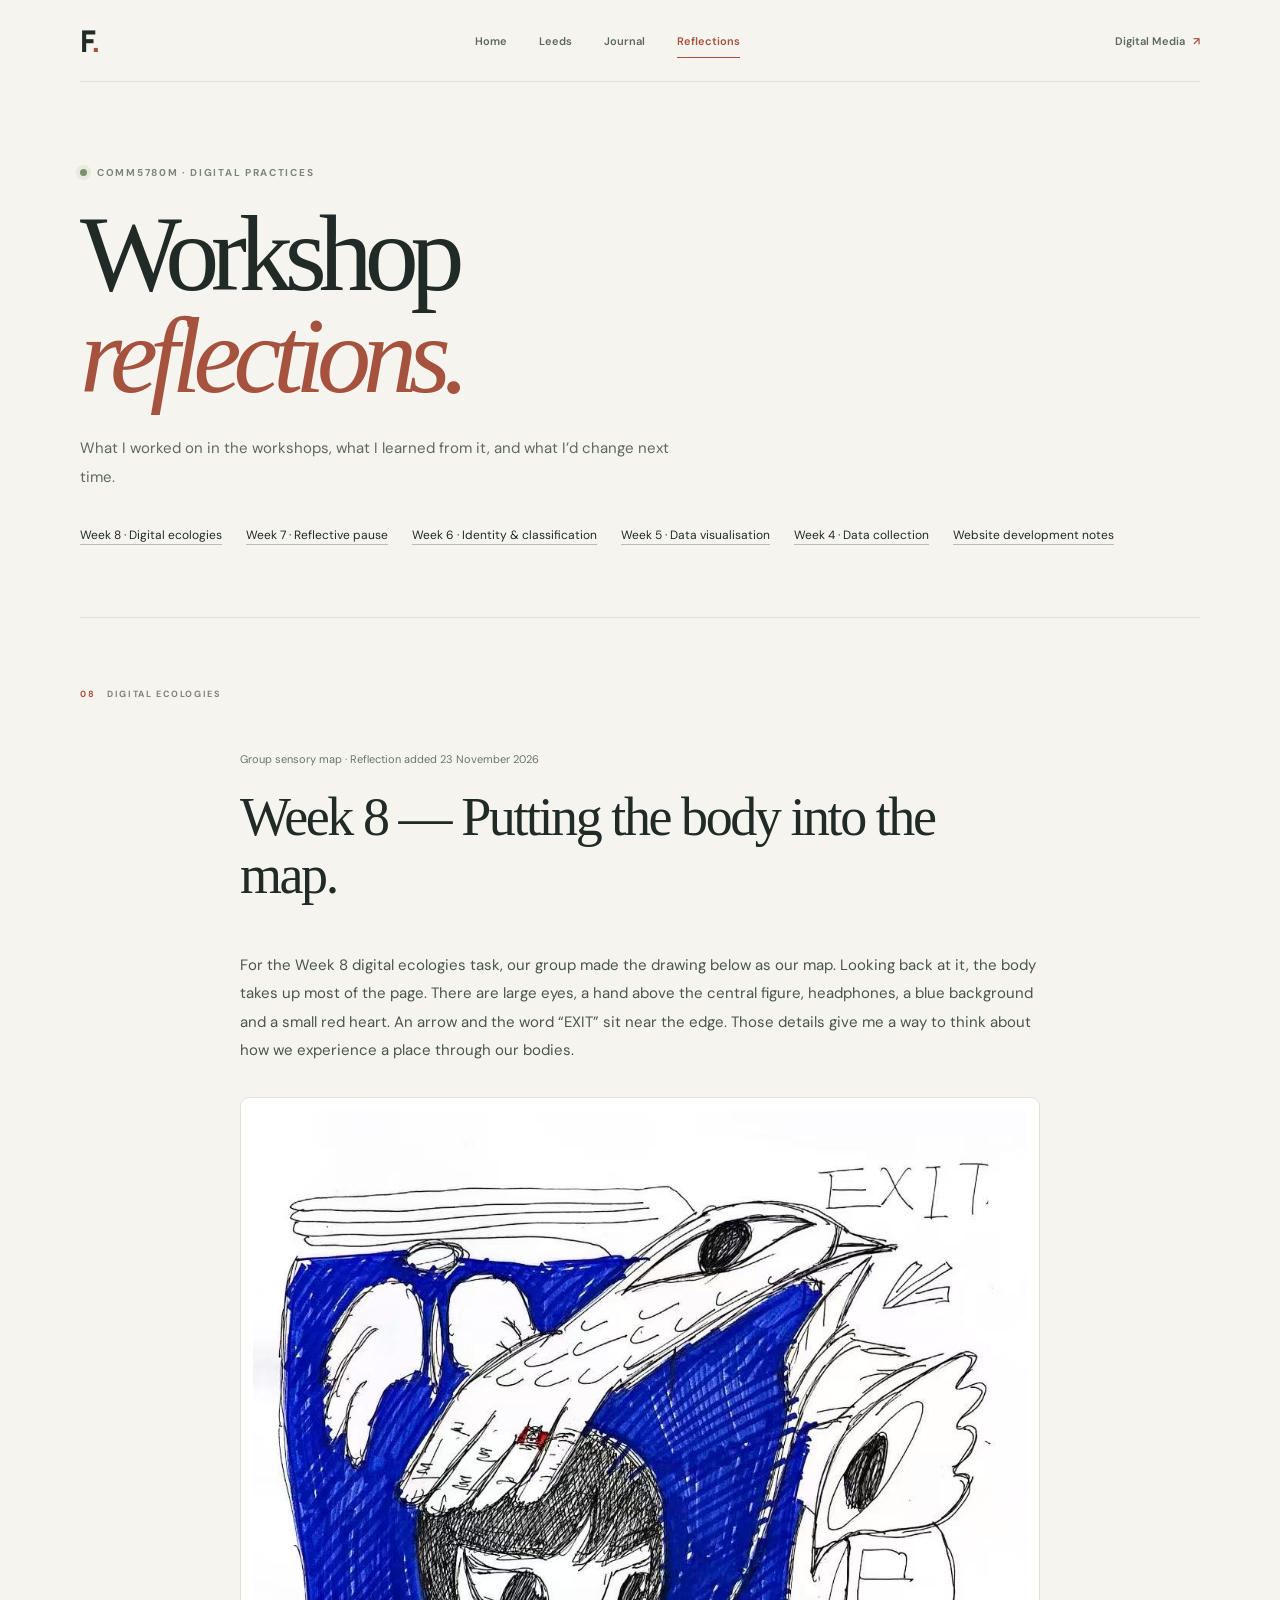
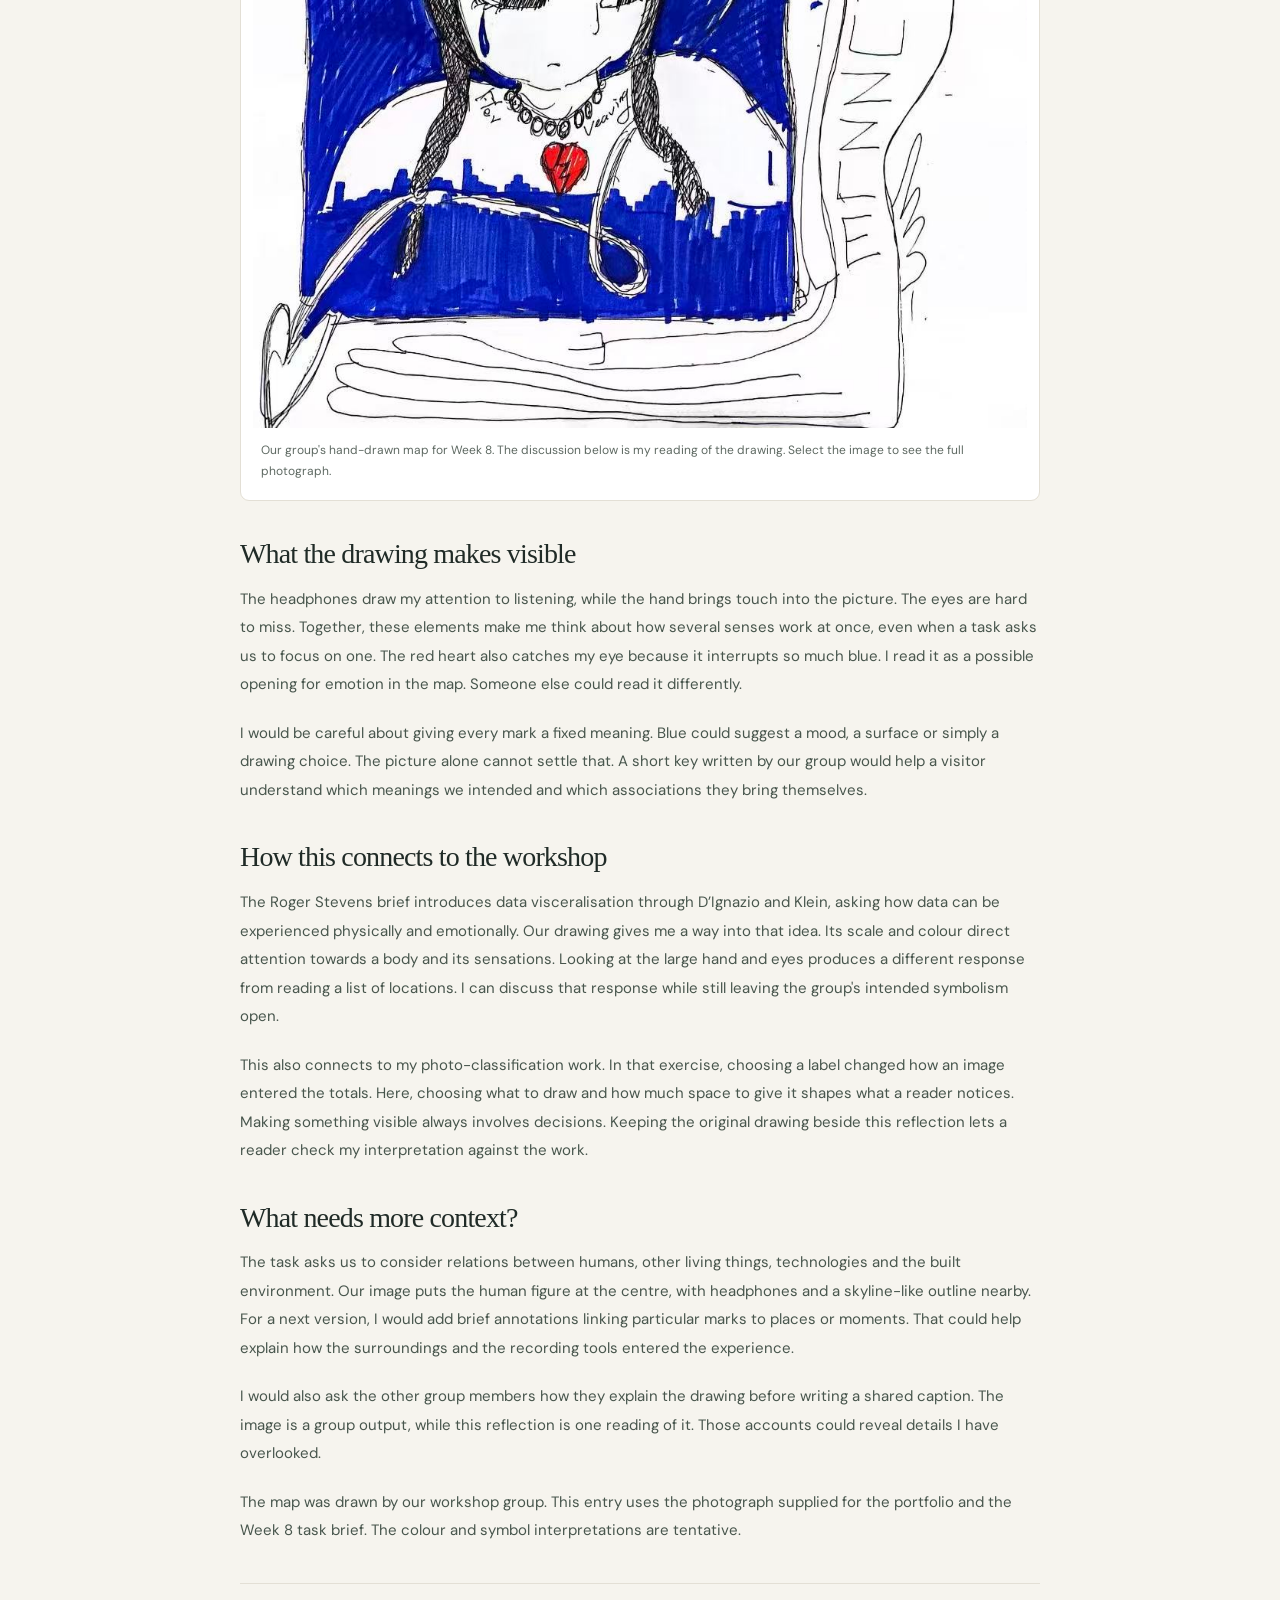
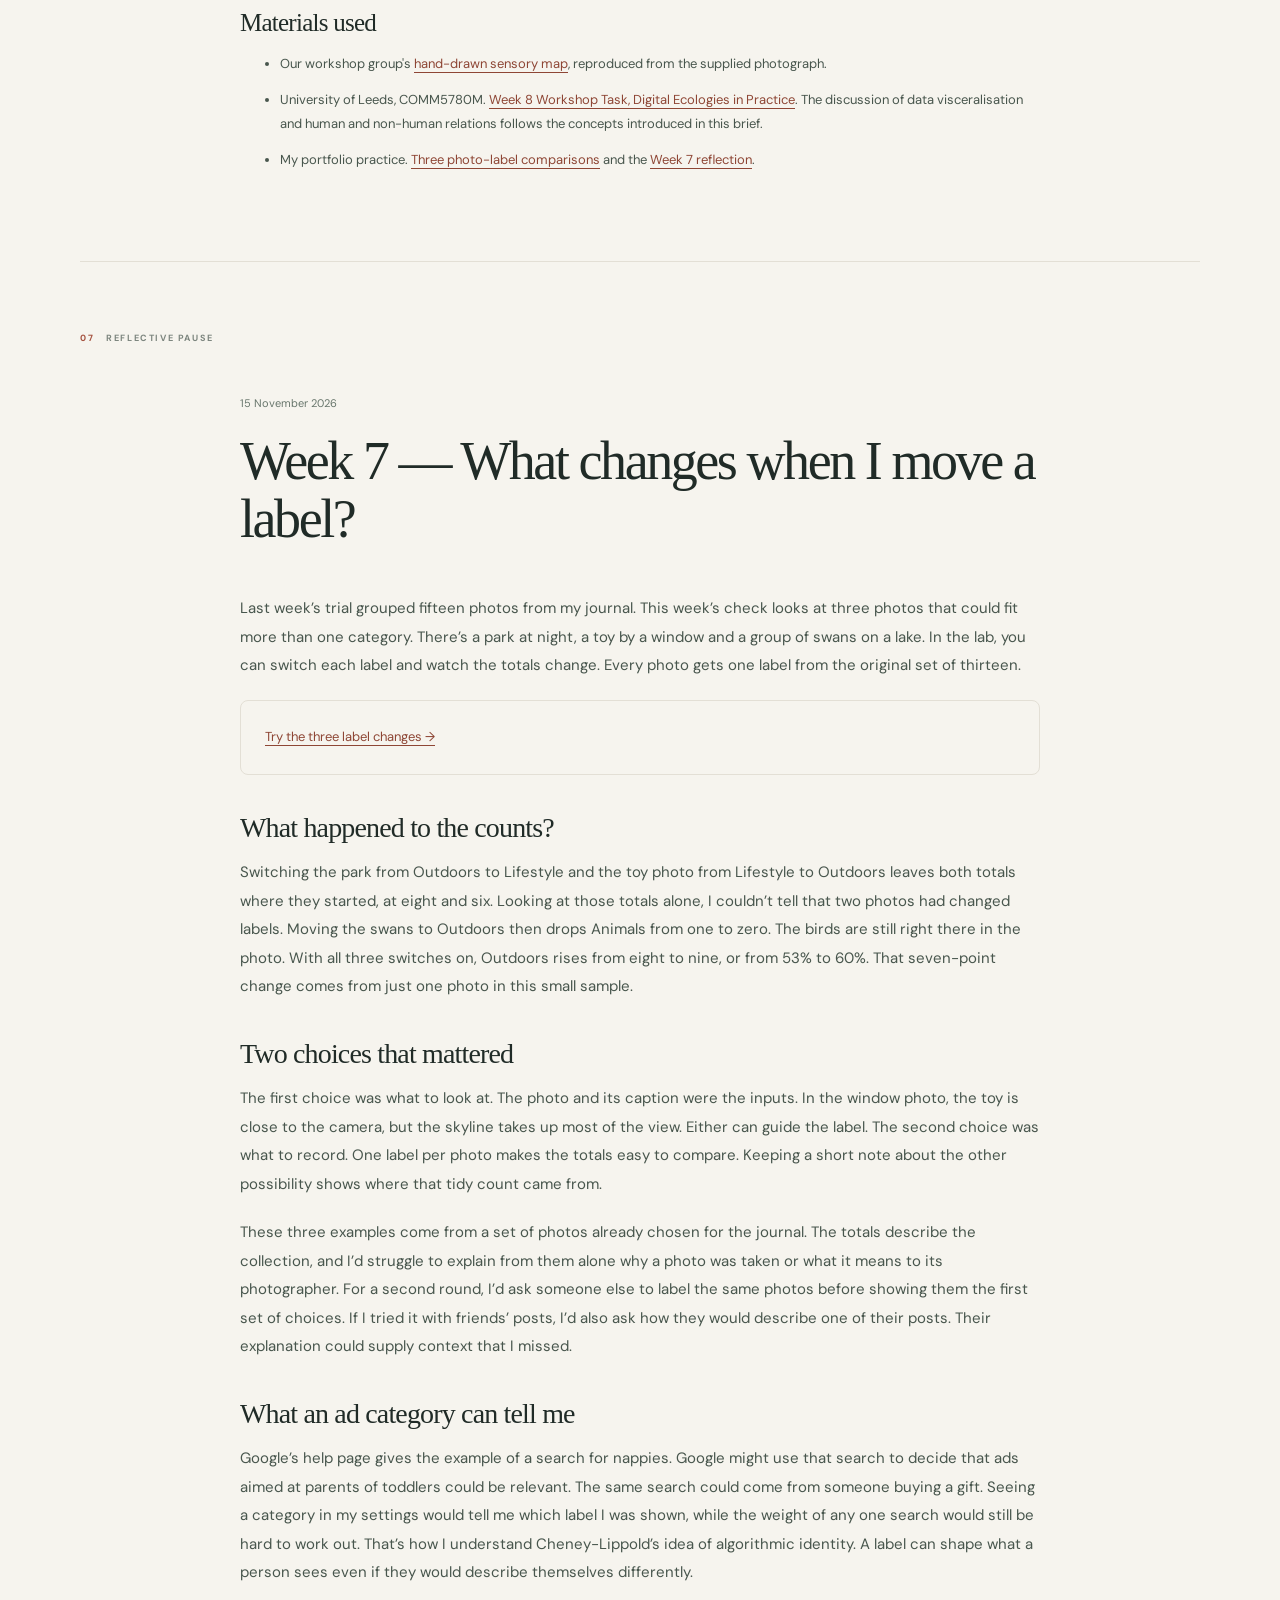
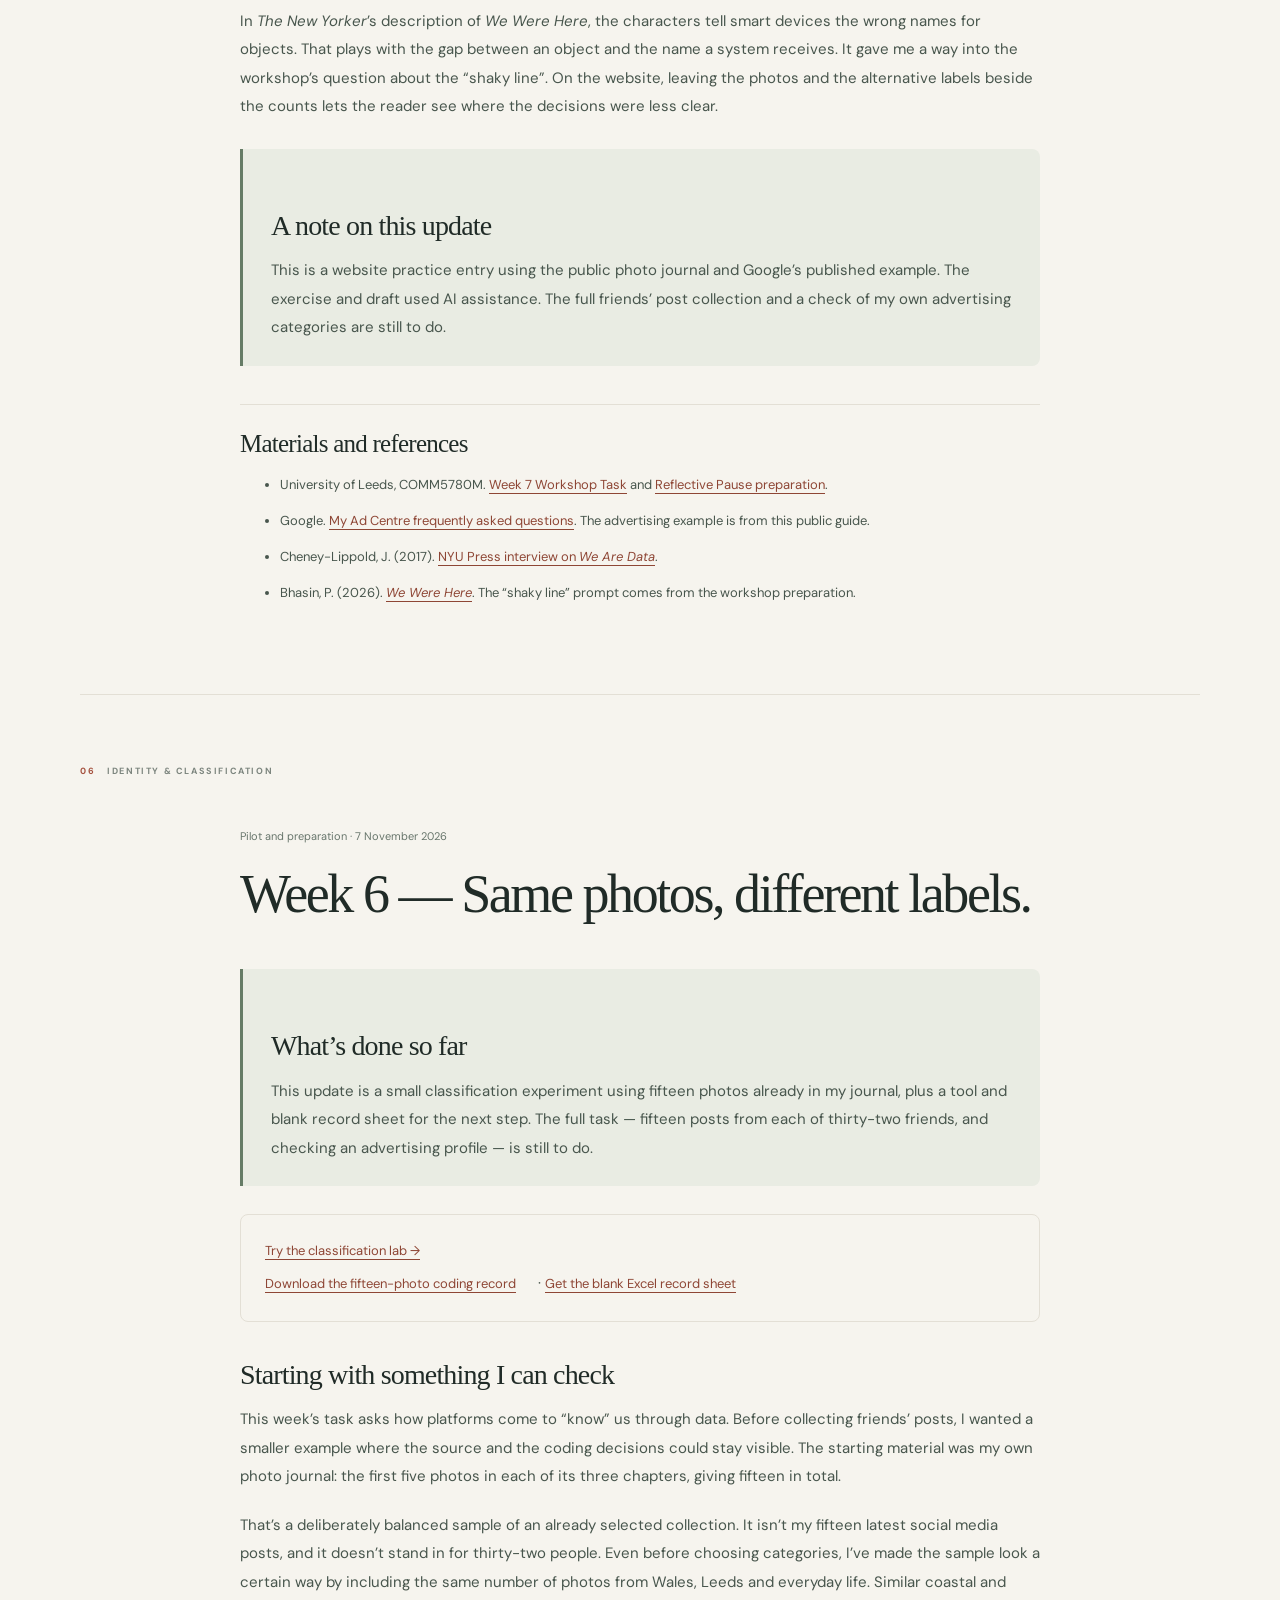
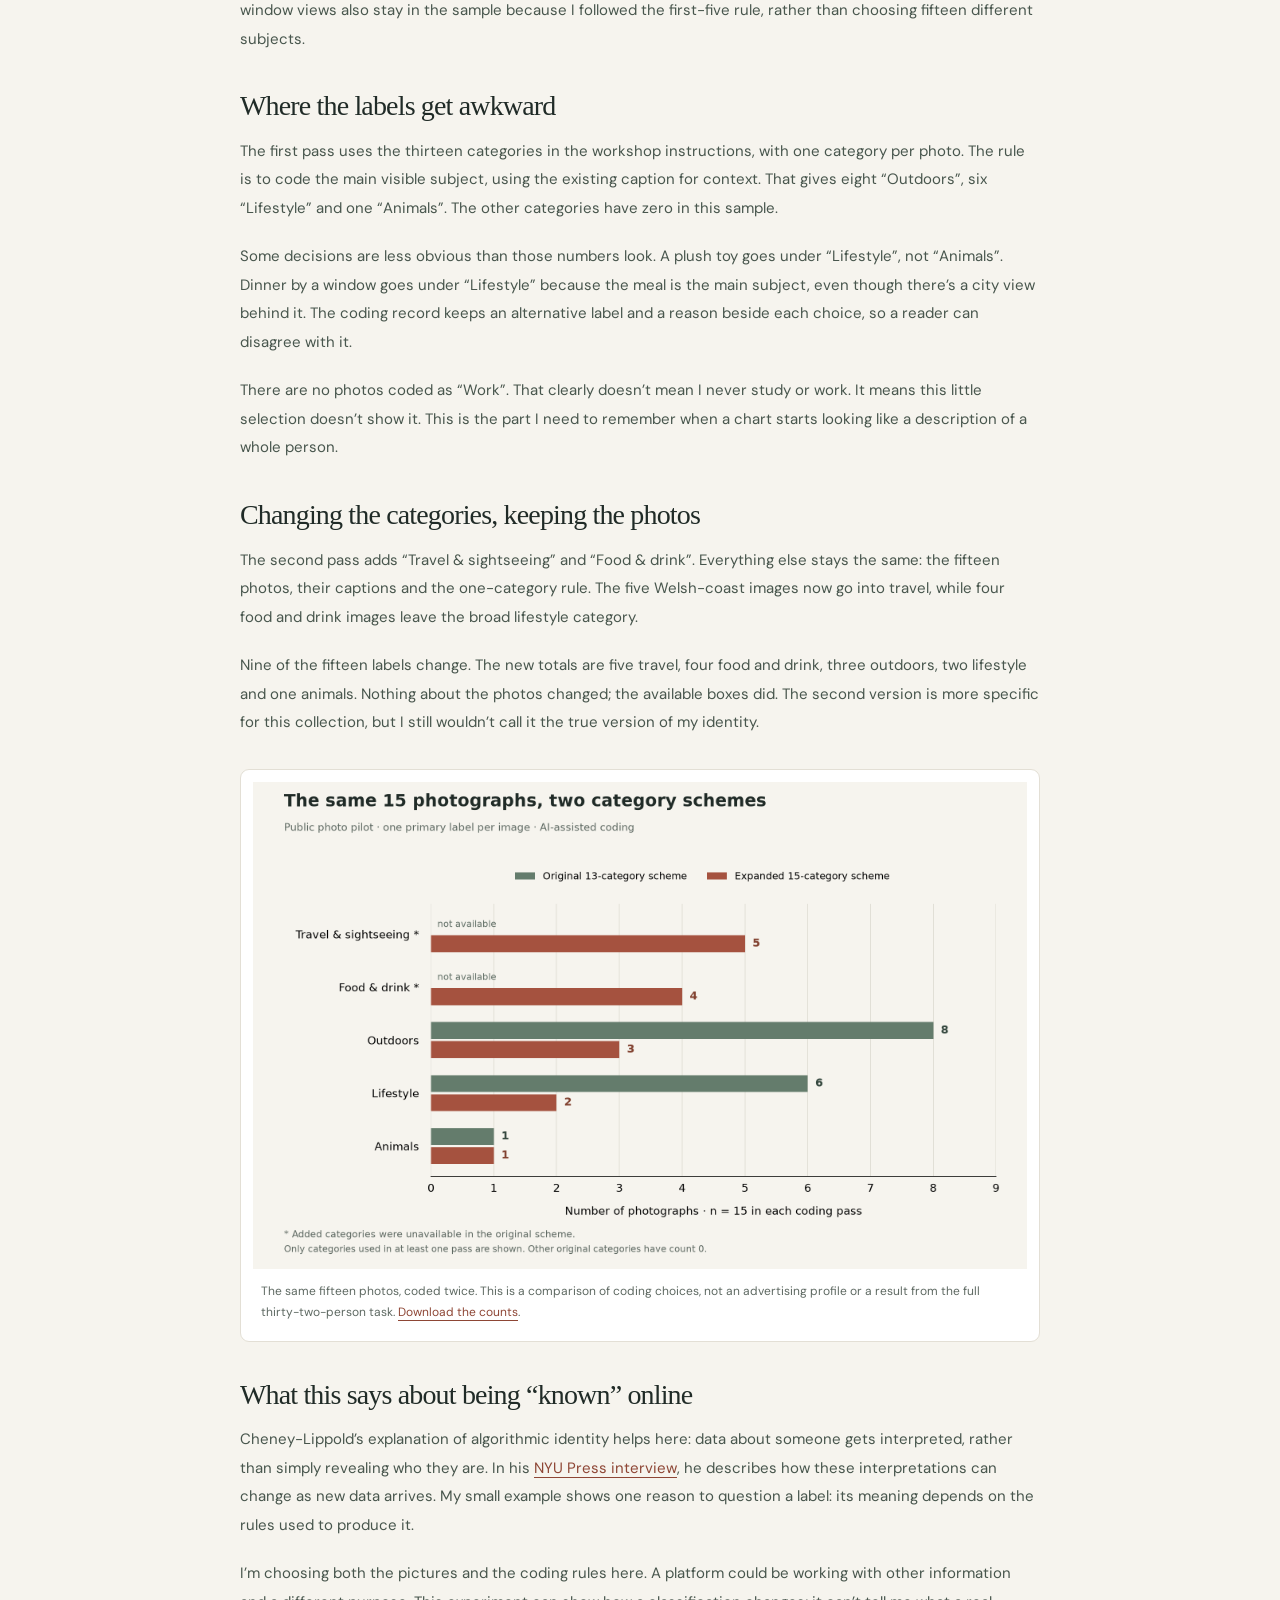
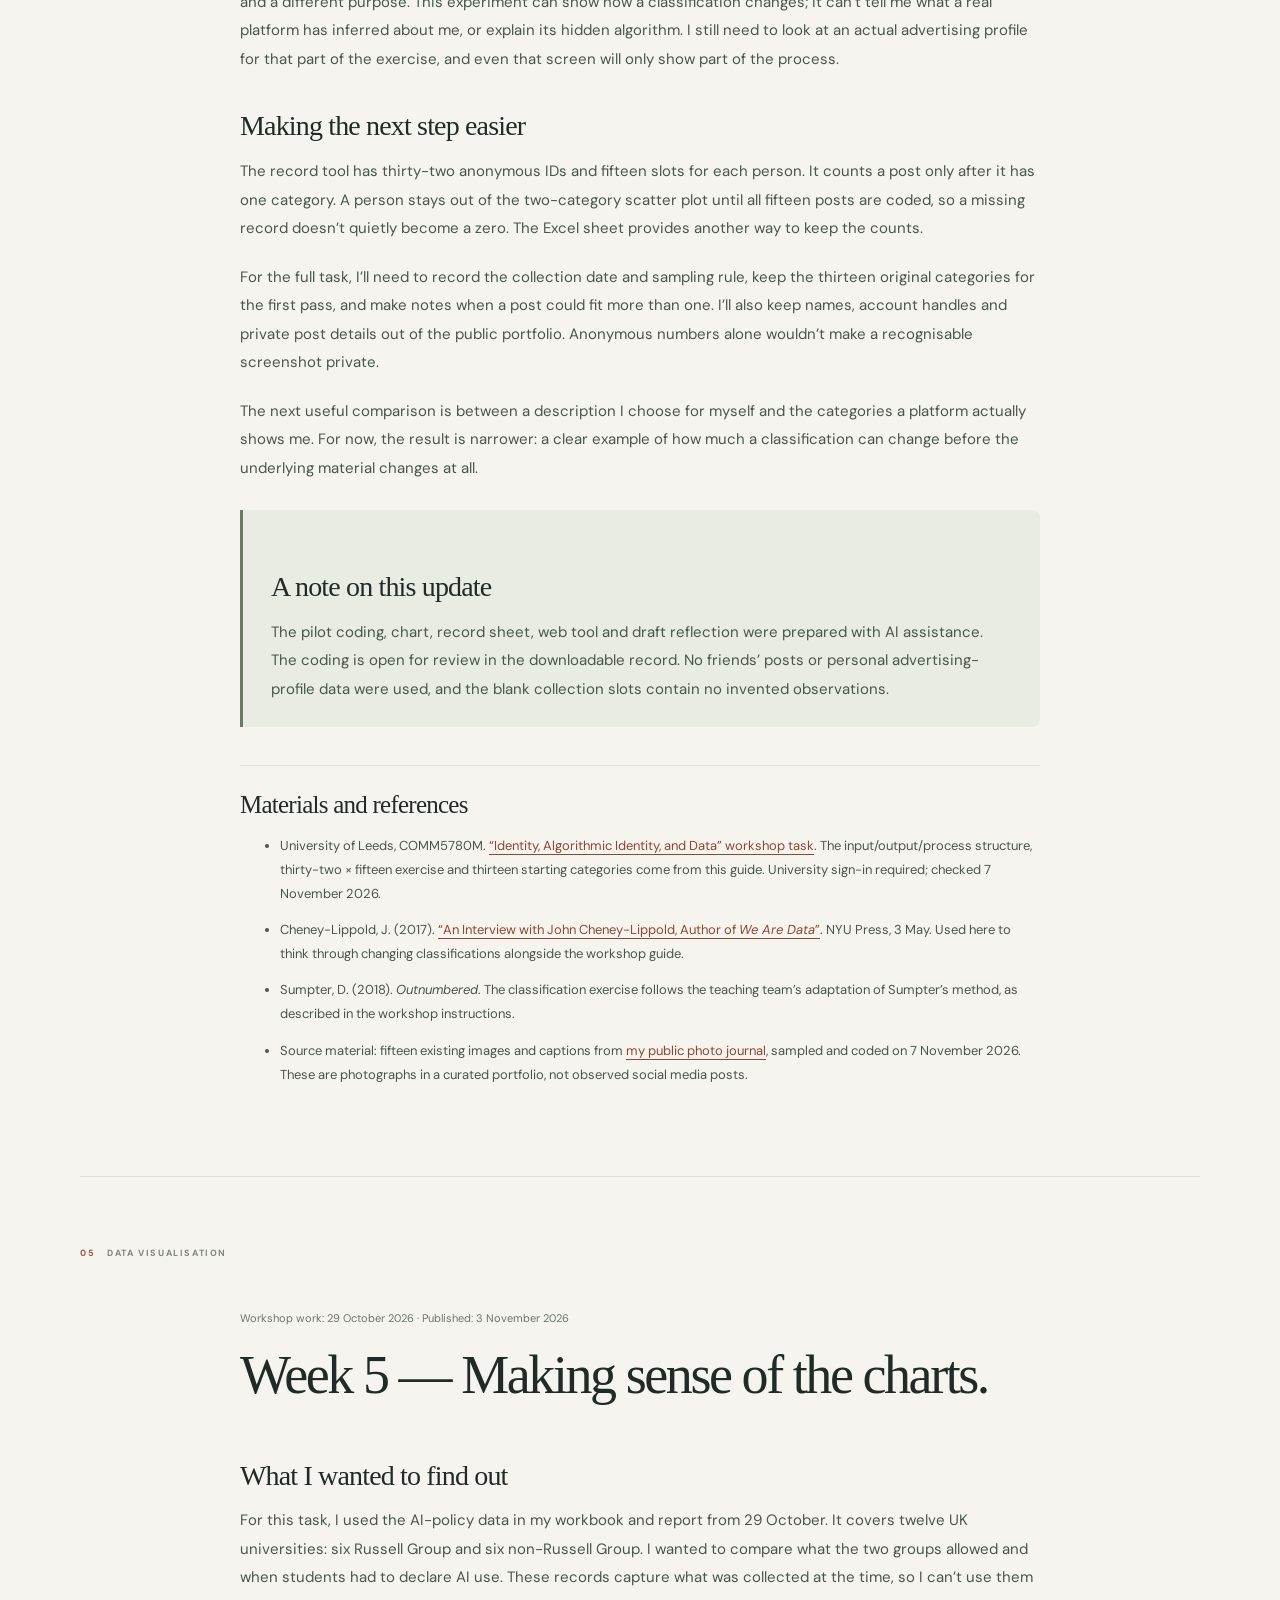
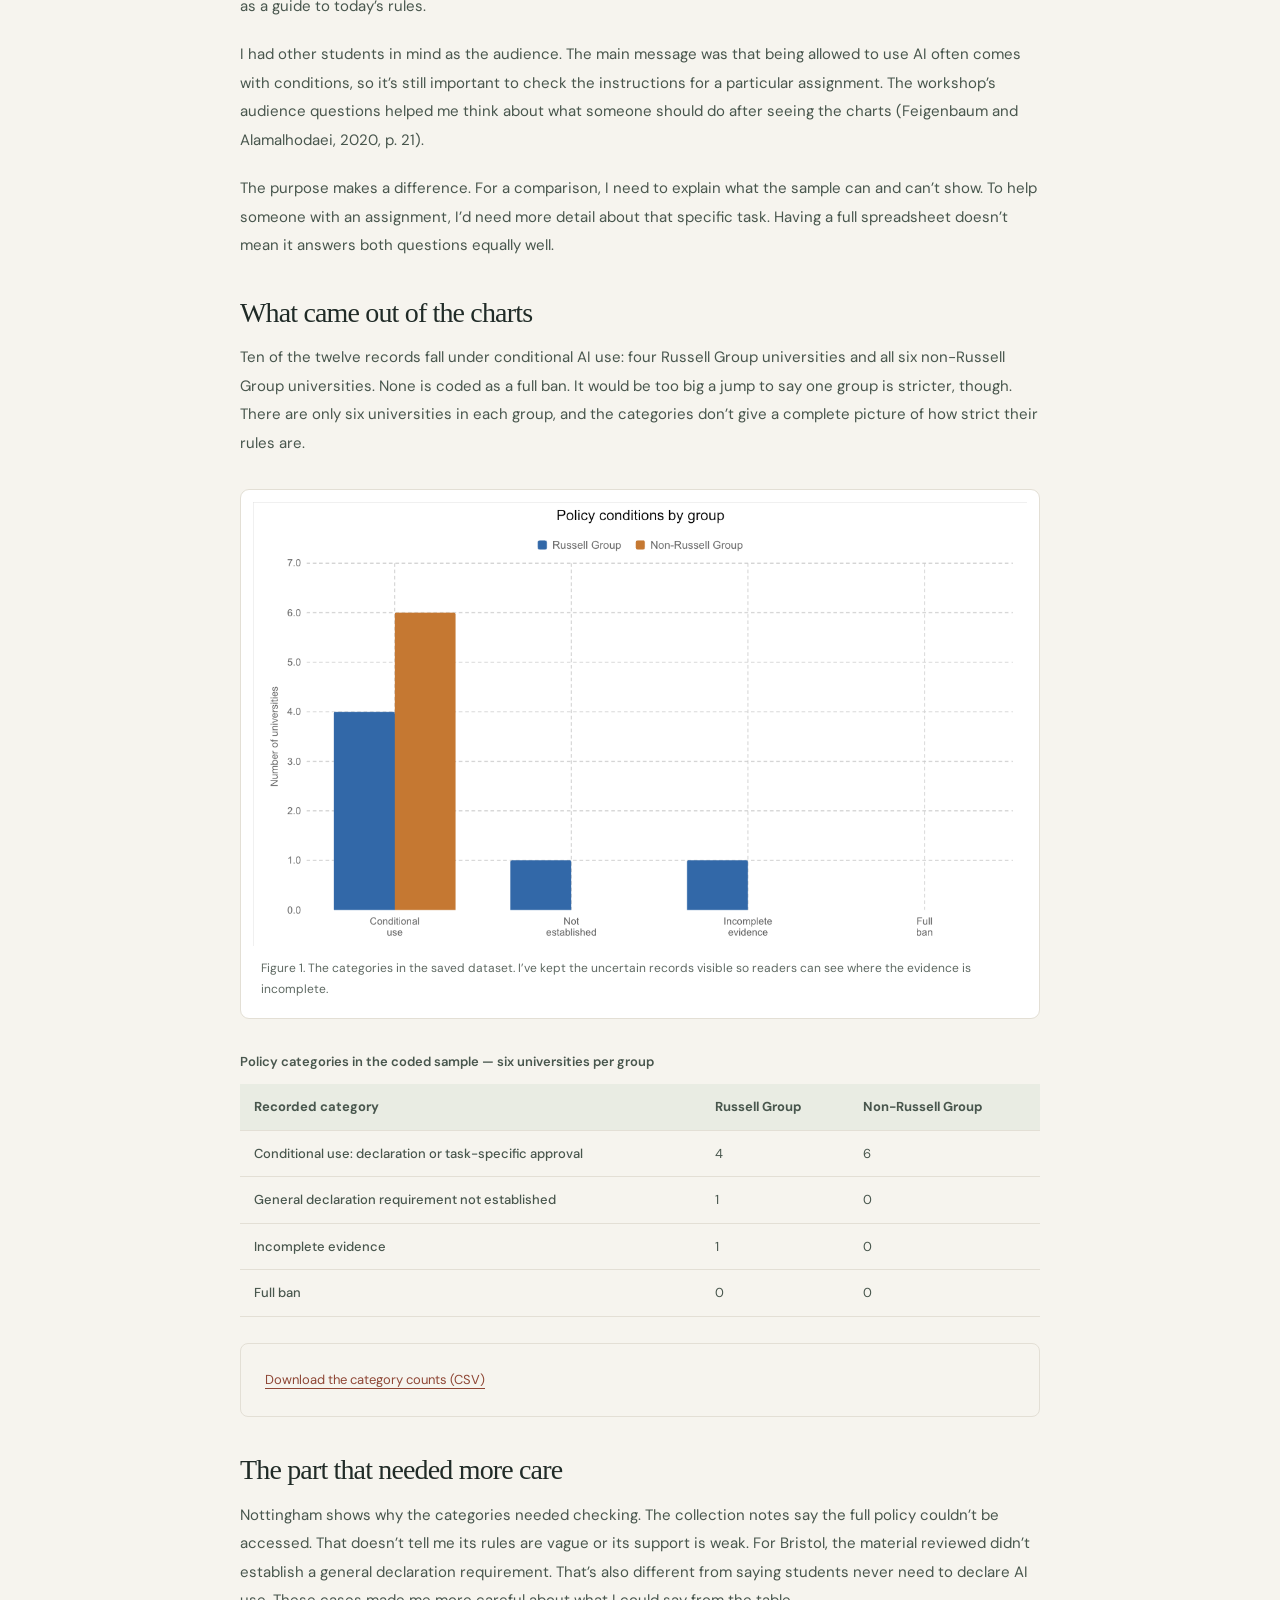
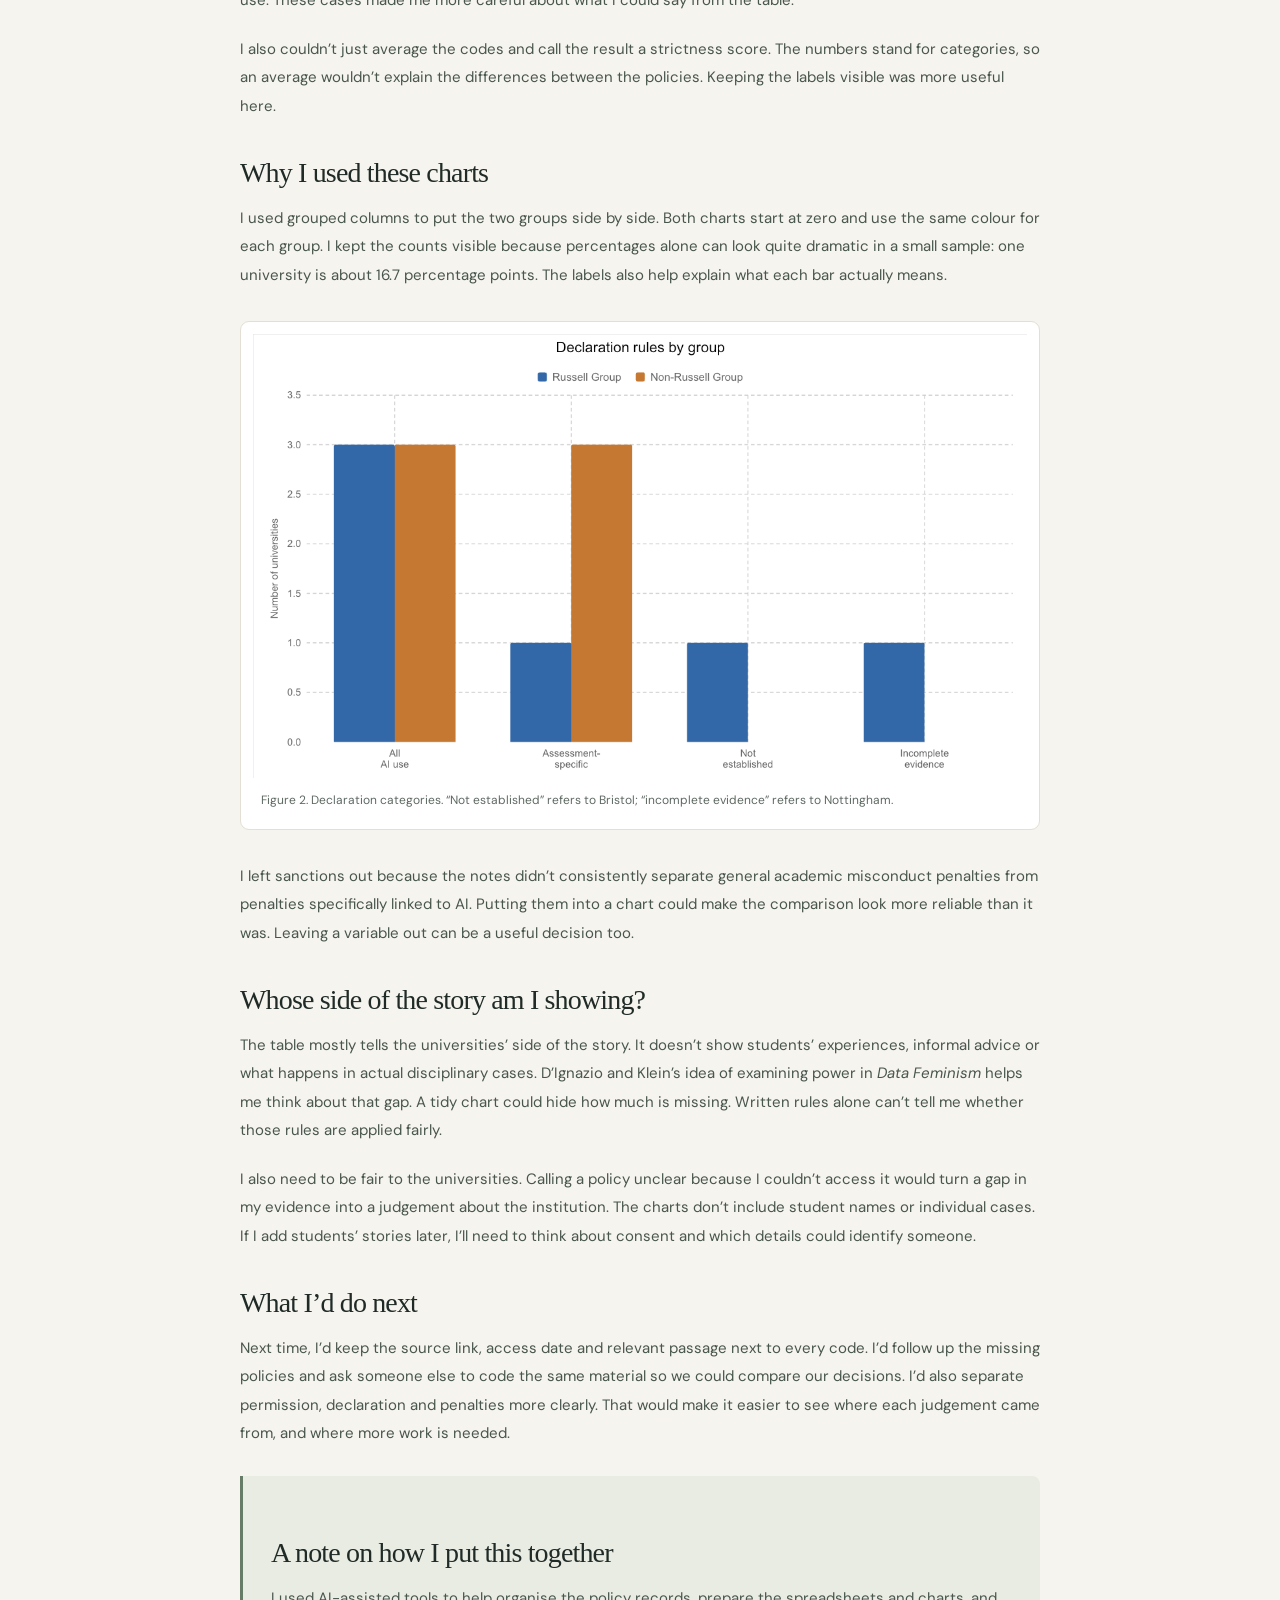
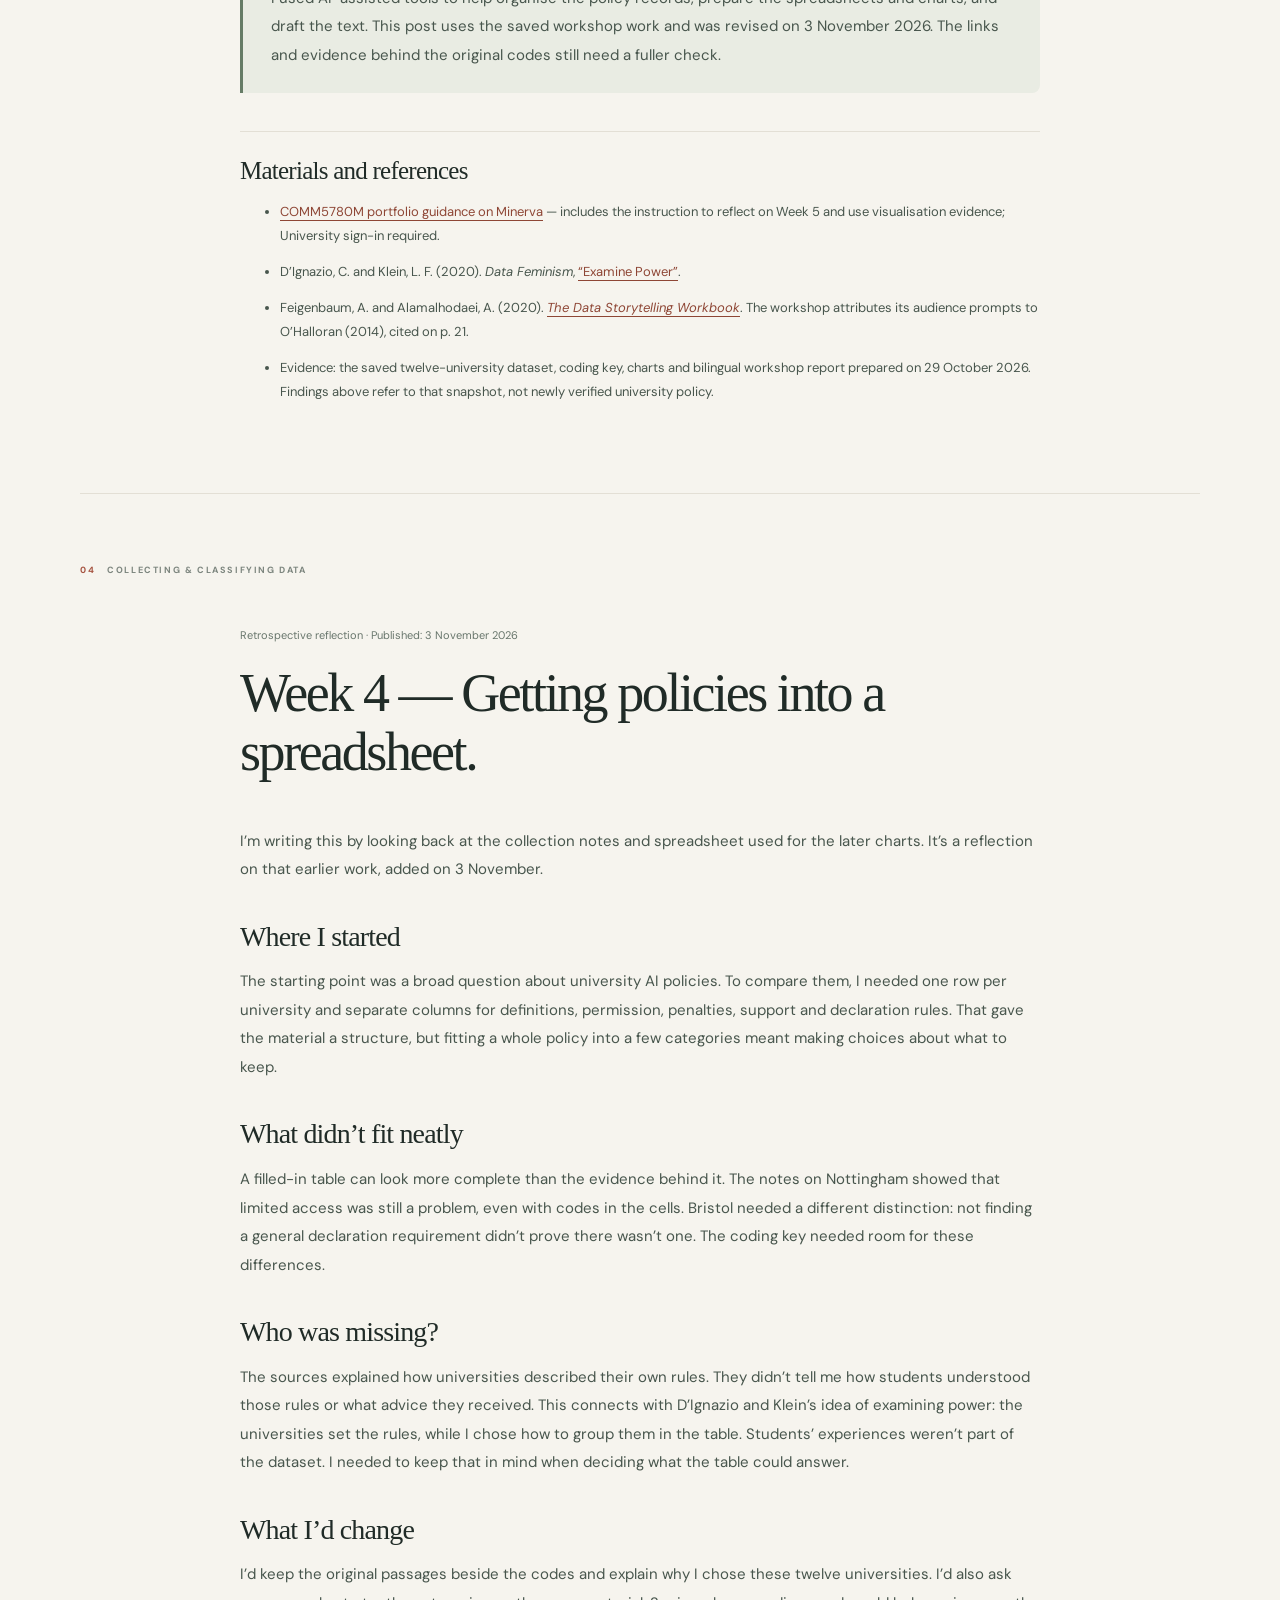
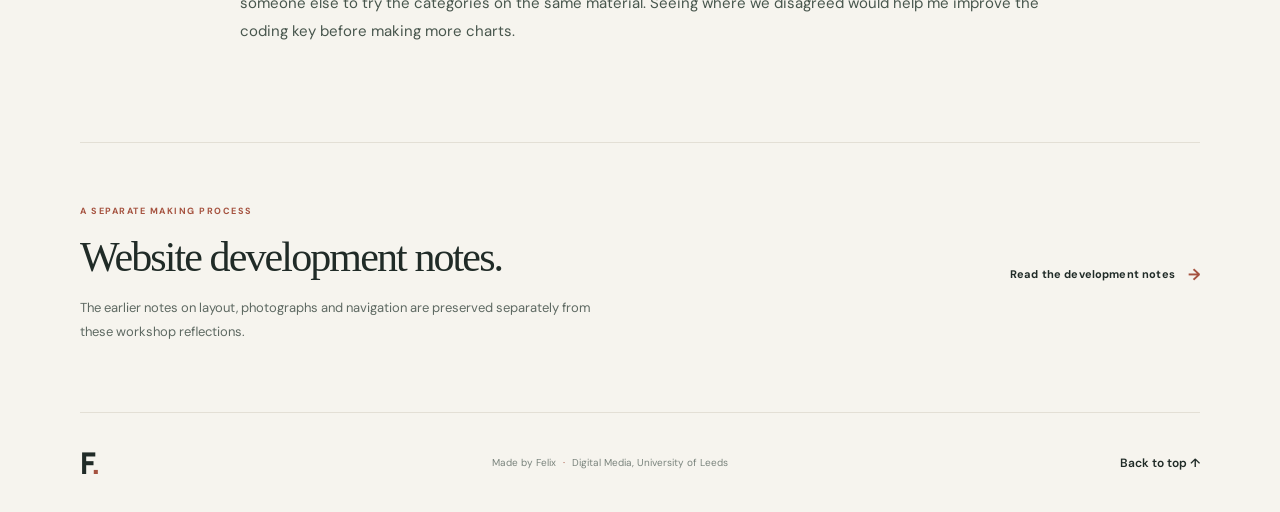
<file: Felix website/reflection.html>
<!doctype html>
<html lang="en">
<head>
  <meta charset="utf-8">
  <meta name="viewport" content="width=device-width, initial-scale=1">
  <meta name="description" content="Felix’s Digital Practices reflections on digital ecologies, sensory mapping, photo classification and university AI policy data.">
  <title>Workshop Reflections — Felix</title>
  <link rel="preconnect" href="https://fonts.googleapis.com">
  <link rel="preconnect" href="https://fonts.gstatic.com" crossorigin>
  <link href="https://fonts.googleapis.com/css2?family=DM+Sans:wght@400;500;600;700&family=Manrope:wght@500;600;700;800&display=swap" rel="stylesheet">
  <link href="style.css" rel="stylesheet">
</head>
<body class="reflection-page">
  <a class="skip-link" href="#top">Skip to content</a>
  <header class="site-header">
    <a class="wordmark" href="index.html" aria-label="Felix, home">F<span>.</span></a>
    <nav aria-label="Main navigation">
      <a href="index.html">Home</a>
      <a href="leeds.html">Leeds</a>
      <a href="journal.html">Journal</a>
      <a href="reflection.html" aria-current="page">Reflections</a>
    </nav>
    <a class="header-note" href="index.html#modules">Digital Media <span>↗</span></a>
  </header>

  <main id="top">
    <section class="reflection-hero workshop-hero" aria-labelledby="reflection-title">
      <p class="eyebrow"><span class="eyebrow-dot"></span> COMM5780M · DIGITAL PRACTICES</p>
      <h1 id="reflection-title">Workshop<br><span>reflections.</span></h1>
      <p class="workshop-intro">What I worked on in the workshops, what I learned from it, and what I’d change next time.</p>
      <nav class="workshop-jumps" aria-label="Reflection entries">
        <a href="#week-8">Week 8 · Digital ecologies</a>
        <a href="#week-7">Week 7 · Reflective pause</a>
        <a href="#week-6">Week 6 · Identity &amp; classification</a>
        <a href="#week-5">Week 5 · Data visualisation</a>
        <a href="#week-4">Week 4 · Data collection</a>
        <a href="development.html">Website development notes</a>
      </nav>
    </section>

    <article class="workshop-entry section-block" id="week-8" aria-labelledby="week-8-title">
      <div class="section-label"><span>08</span> DIGITAL ECOLOGIES</div>
      <header class="reflection-heading">
        <div>
          <p class="workshop-meta">Group sensory map · Reflection added <time datetime="2026-11-23">23 November 2026</time></p>
          <h2 id="week-8-title">Week 8 — Putting the body into the map.</h2>
        </div>
      </header>
      <div class="workshop-body">
        <p>For the Week 8 digital ecologies task, our group made the drawing below as our map. Looking back at it, the body takes up most of the page. There are large eyes, a hand above the central figure, headphones, a blue background and a small red heart. An arrow and the word “EXIT” sit near the edge. Those details give me a way to think about how we experience a place through our bodies.</p>

        <figure class="workshop-figure">
          <a href="assets/week8-group-sensory-map.jpg" aria-label="Open the full group sensory map photograph">
            <img src="assets/week8-group-sensory-map.jpg" alt="Group hand-drawn map with a central figure wearing headphones, large eyes, a hand above the head, a red heart, dense blue shading, and an EXIT label with an arrow." loading="lazy">
          </a>
          <figcaption>Our group's hand-drawn map for Week 8. The discussion below is my reading of the drawing. Select the image to see the full photograph.</figcaption>
        </figure>

        <h3>What the drawing makes visible</h3>
        <p>The headphones draw my attention to listening, while the hand brings touch into the picture. The eyes are hard to miss. Together, these elements make me think about how several senses work at once, even when a task asks us to focus on one. The red heart also catches my eye because it interrupts so much blue. I read it as a possible opening for emotion in the map. Someone else could read it differently.</p>
        <p>I would be careful about giving every mark a fixed meaning. Blue could suggest a mood, a surface or simply a drawing choice. The picture alone cannot settle that. A short key written by our group would help a visitor understand which meanings we intended and which associations they bring themselves.</p>

        <h3>How this connects to the workshop</h3>
        <p>The Roger Stevens brief introduces data visceralisation through D’Ignazio and Klein, asking how data can be experienced physically and emotionally. Our drawing gives me a way into that idea. Its scale and colour direct attention towards a body and its sensations. Looking at the large hand and eyes produces a different response from reading a list of locations. I can discuss that response while still leaving the group's intended symbolism open.</p>
        <p>This also connects to my photo-classification work. In that exercise, choosing a label changed how an image entered the totals. Here, choosing what to draw and how much space to give it shapes what a reader notices. Making something visible always involves decisions. Keeping the original drawing beside this reflection lets a reader check my interpretation against the work.</p>

        <h3>What needs more context?</h3>
        <p>The task asks us to consider relations between humans, other living things, technologies and the built environment. Our image puts the human figure at the centre, with headphones and a skyline-like outline nearby. For a next version, I would add brief annotations linking particular marks to places or moments. That could help explain how the surroundings and the recording tools entered the experience.</p>
        <p>I would also ask the other group members how they explain the drawing before writing a shared caption. The image is a group output, while this reflection is one reading of it. Those accounts could reveal details I have overlooked.</p>
        <p class="lab-small">The map was drawn by our workshop group. This entry uses the photograph supplied for the portfolio and the Week 8 task brief. The colour and symbol interpretations are tentative.</p>

        <div class="workshop-references">
          <h3>Materials used</h3>
          <ul>
            <li>Our workshop group's <a href="assets/week8-group-sensory-map.jpg">hand-drawn sensory map</a>, reproduced from the supplied photograph.</li>
            <li>University of Leeds, COMM5780M. <a href="https://minerva.leeds.ac.uk/ultra/courses/_574716_1/document/_14202724_1?view=content&amp;state=view">Week 8 Workshop Task, Digital Ecologies in Practice</a>. The discussion of data visceralisation and human and non-human relations follows the concepts introduced in this brief.</li>
            <li>My portfolio practice. <a href="identity-lab.html#label-review">Three photo-label comparisons</a> and the <a href="#week-7">Week 7 reflection</a>.</li>
          </ul>
        </div>
      </div>
    </article>

    <article class="workshop-entry section-block" id="week-7" aria-labelledby="week-7-title">
      <div class="section-label"><span>07</span> REFLECTIVE PAUSE</div>
      <header class="reflection-heading">
        <div>
          <p class="workshop-meta"><time datetime="2026-11-15">15 November 2026</time></p>
          <h2 id="week-7-title">Week 7 — What changes when I move a label?</h2>
        </div>
      </header>
      <div class="workshop-body">
        <p>Last week’s trial grouped fifteen photos from my journal. This week’s check looks at three photos that could fit more than one category. There’s a park at night, a toy by a window and a group of swans on a lake. In the lab, you can switch each label and watch the totals change. Every photo gets one label from the original set of thirteen.</p>
        <p class="evidence-links"><a href="identity-lab.html#label-review">Try the three label changes →</a></p>

        <h3>What happened to the counts?</h3>
        <p>Switching the park from Outdoors to Lifestyle and the toy photo from Lifestyle to Outdoors leaves both totals where they started, at eight and six. Looking at those totals alone, I couldn’t tell that two photos had changed labels. Moving the swans to Outdoors then drops Animals from one to zero. The birds are still right there in the photo. With all three switches on, Outdoors rises from eight to nine, or from 53% to 60%. That seven-point change comes from just one photo in this small sample.</p>

        <h3>Two choices that mattered</h3>
        <p>The first choice was what to look at. The photo and its caption were the inputs. In the window photo, the toy is close to the camera, but the skyline takes up most of the view. Either can guide the label. The second choice was what to record. One label per photo makes the totals easy to compare. Keeping a short note about the other possibility shows where that tidy count came from.</p>
        <p>These three examples come from a set of photos already chosen for the journal. The totals describe the collection, and I’d struggle to explain from them alone why a photo was taken or what it means to its photographer. For a second round, I’d ask someone else to label the same photos before showing them the first set of choices. If I tried it with friends’ posts, I’d also ask how they would describe one of their posts. Their explanation could supply context that I missed.</p>

        <h3>What an ad category can tell me</h3>
        <p>Google’s help page gives the example of a search for nappies. Google might use that search to decide that ads aimed at parents of toddlers could be relevant. The same search could come from someone buying a gift. Seeing a category in my settings would tell me which label I was shown, while the weight of any one search would still be hard to work out. That’s how I understand Cheney-Lippold’s idea of algorithmic identity. A label can shape what a person sees even if they would describe themselves differently.</p>
        <p>In <cite>The New Yorker</cite>’s description of <cite>We Were Here</cite>, the characters tell smart devices the wrong names for objects. That plays with the gap between an object and the name a system receives. It gave me a way into the workshop’s question about the “shaky line”. On the website, leaving the photos and the alternative labels beside the counts lets the reader see where the decisions were less clear.</p>

        <aside class="workshop-callout" aria-label="Scope and assistance">
          <h3>A note on this update</h3>
          <p>This is a website practice entry using the public photo journal and Google’s published example. The exercise and draft used AI assistance. The full friends’ post collection and a check of my own advertising categories are still to do.</p>
        </aside>
        <div class="workshop-references">
          <h3>Materials and references</h3>
          <ul>
            <li>University of Leeds, COMM5780M. <a href="https://minerva.leeds.ac.uk/ultra/courses/_574716_1/document/_14672288_1?linkContentId=_14672288_1">Week 7 Workshop Task</a> and <a href="https://minerva.leeds.ac.uk/ultra/courses/_574716_1/document/_14202658_1?linkContentId=_14202658_1">Reflective Pause preparation</a>.</li>
            <li>Google. <a href="https://support.google.com/My-Ad-Center-Help/answer/12155964?hl=en">My Ad Centre frequently asked questions</a>. The advertising example is from this public guide.</li>
            <li>Cheney-Lippold, J. (2017). <a href="https://nyupress.org/blog/2017/05/03/we-are-data/">NYU Press interview on <cite>We Are Data</cite></a>.</li>
            <li>Bhasin, P. (2026). <a href="https://www.newyorker.com/culture/screening-room/the-humans-are-coming-for-ais-jobs-in-we-were-here"><cite>We Were Here</cite></a>. The “shaky line” prompt comes from the workshop preparation.</li>
          </ul>
        </div>
      </div>
    </article>

    <article class="workshop-entry section-block" id="week-6" aria-labelledby="week-6-title">
      <div class="section-label"><span>06</span> IDENTITY &amp; CLASSIFICATION</div>
      <header class="reflection-heading">
        <div>
          <p class="workshop-meta">Pilot and preparation · <time datetime="2026-11-07">7 November 2026</time></p>
          <h2 id="week-6-title">Week 6 — Same photos, different labels.</h2>
        </div>
      </header>
      <div class="workshop-body">
        <aside class="workshop-callout" aria-label="Scope of this week's work">
          <h3>What’s done so far</h3>
          <p>This update is a small classification experiment using fifteen photos already in my journal, plus a tool and blank record sheet for the next step. The full task — fifteen posts from each of thirty-two friends, and checking an advertising profile — is still to do.</p>
        </aside>
        <p class="evidence-links"><a href="identity-lab.html">Try the classification lab →</a><br><a href="assets/week6/pilot.csv" download>Download the fifteen-photo coding record</a> · <a href="assets/week6/anonymous-post-template.xlsx" download>Get the blank Excel record sheet</a></p>

        <h3>Starting with something I can check</h3>
        <p>This week’s task asks how platforms come to “know” us through data. Before collecting friends’ posts, I wanted a smaller example where the source and the coding decisions could stay visible. The starting material was my own photo journal: the first five photos in each of its three chapters, giving fifteen in total.</p>
        <p>That’s a deliberately balanced sample of an already selected collection. It isn’t my fifteen latest social media posts, and it doesn’t stand in for thirty-two people. Even before choosing categories, I’ve made the sample look a certain way by including the same number of photos from Wales, Leeds and everyday life. Similar coastal and window views also stay in the sample because I followed the first-five rule, rather than choosing fifteen different subjects.</p>

        <h3>Where the labels get awkward</h3>
        <p>The first pass uses the thirteen categories in the workshop instructions, with one category per photo. The rule is to code the main visible subject, using the existing caption for context. That gives eight “Outdoors”, six “Lifestyle” and one “Animals”. The other categories have zero in this sample.</p>
        <p>Some decisions are less obvious than those numbers look. A plush toy goes under “Lifestyle”, not “Animals”. Dinner by a window goes under “Lifestyle” because the meal is the main subject, even though there’s a city view behind it. The coding record keeps an alternative label and a reason beside each choice, so a reader can disagree with it.</p>
        <p>There are no photos coded as “Work”. That clearly doesn’t mean I never study or work. It means this little selection doesn’t show it. This is the part I need to remember when a chart starts looking like a description of a whole person.</p>

        <h3>Changing the categories, keeping the photos</h3>
        <p>The second pass adds “Travel &amp; sightseeing” and “Food &amp; drink”. Everything else stays the same: the fifteen photos, their captions and the one-category rule. The five Welsh-coast images now go into travel, while four food and drink images leave the broad lifestyle category.</p>
        <p>Nine of the fifteen labels change. The new totals are five travel, four food and drink, three outdoors, two lifestyle and one animals. Nothing about the photos changed; the available boxes did. The second version is more specific for this collection, but I still wouldn’t call it the true version of my identity.</p>
        <figure class="workshop-figure">
          <img src="assets/week6/category-comparison.png" alt="Comparison of fifteen journal photos under two coding schemes: the original has Outdoors 8, Lifestyle 6 and Animals 1; the expanded scheme has Travel and sightseeing 5, Food and drink 4, Outdoors 3, Lifestyle 2 and Animals 1. Nine photos receive a different label." loading="lazy">
          <figcaption>The same fifteen photos, coded twice. This is a comparison of coding choices, not an advertising profile or a result from the full thirty-two-person task. <a href="assets/week6/counts.csv" download>Download the counts</a>.</figcaption>
        </figure>

        <h3>What this says about being “known” online</h3>
        <p>Cheney-Lippold’s explanation of algorithmic identity helps here: data about someone gets interpreted, rather than simply revealing who they are. In his <a href="https://nyupress.org/blog/2017/05/03/we-are-data/">NYU Press interview</a>, he describes how these interpretations can change as new data arrives. My small example shows one reason to question a label: its meaning depends on the rules used to produce it.</p>
        <p>I’m choosing both the pictures and the coding rules here. A platform could be working with other information and a different purpose. This experiment can show how a classification changes; it can’t tell me what a real platform has inferred about me, or explain its hidden algorithm. I still need to look at an actual advertising profile for that part of the exercise, and even that screen will only show part of the process.</p>

        <h3>Making the next step easier</h3>
        <p>The record tool has thirty-two anonymous IDs and fifteen slots for each person. It counts a post only after it has one category. A person stays out of the two-category scatter plot until all fifteen posts are coded, so a missing record doesn’t quietly become a zero. The Excel sheet provides another way to keep the counts.</p>
        <p>For the full task, I’ll need to record the collection date and sampling rule, keep the thirteen original categories for the first pass, and make notes when a post could fit more than one. I’ll also keep names, account handles and private post details out of the public portfolio. Anonymous numbers alone wouldn’t make a recognisable screenshot private.</p>
        <p>The next useful comparison is between a description I choose for myself and the categories a platform actually shows me. For now, the result is narrower: a clear example of how much a classification can change before the underlying material changes at all.</p>

        <aside class="workshop-callout" aria-label="Process and assistance note">
          <h3>A note on this update</h3>
          <p>The pilot coding, chart, record sheet, web tool and draft reflection were prepared with AI assistance. The coding is open for review in the downloadable record. No friends’ posts or personal advertising-profile data were used, and the blank collection slots contain no invented observations.</p>
        </aside>
        <div class="workshop-references">
          <h3>Materials and references</h3>
          <ul>
            <li>University of Leeds, COMM5780M. <a href="https://minerva.leeds.ac.uk/ultra/courses/_574716_1/document/_14202657_1?linkContentId=_14202657_1">“Identity, Algorithmic Identity, and Data” workshop task</a>. The input/output/process structure, thirty-two × fifteen exercise and thirteen starting categories come from this guide. University sign-in required; checked 7 November 2026.</li>
            <li>Cheney-Lippold, J. (2017). <a href="https://nyupress.org/blog/2017/05/03/we-are-data/">“An Interview with John Cheney-Lippold, Author of <cite>We Are Data</cite>”</a>. NYU Press, 3 May. Used here to think through changing classifications alongside the workshop guide.</li>
            <li>Sumpter, D. (2018). <cite>Outnumbered</cite>. The classification exercise follows the teaching team’s adaptation of Sumpter’s method, as described in the workshop instructions.</li>
            <li>Source material: fifteen existing images and captions from <a href="journal.html#collection">my public photo journal</a>, sampled and coded on 7 November 2026. These are photographs in a curated portfolio, not observed social media posts.</li>
          </ul>
        </div>
      </div>
    </article>

    <article class="workshop-entry section-block" id="week-5" aria-labelledby="week-5-title">
      <div class="section-label"><span>05</span> DATA VISUALISATION</div>
      <header class="reflection-heading">
        <div>
          <p class="workshop-meta">Workshop work: <time datetime="2026-10-29">29 October 2026</time> · Published: <time datetime="2026-11-03">3 November 2026</time></p>
          <h2 id="week-5-title">Week 5 — Making sense of the charts.</h2>
        </div>
      </header>
      <div class="workshop-body">
        <h3>What I wanted to find out</h3>
        <p>For this task, I used the AI-policy data in my workbook and report from 29 October. It covers twelve UK universities: six Russell Group and six non-Russell Group. I wanted to compare what the two groups allowed and when students had to declare AI use. These records capture what was collected at the time, so I can’t use them as a guide to today’s rules.</p>
        <p>I had other students in mind as the audience. The main message was that being allowed to use AI often comes with conditions, so it’s still important to check the instructions for a particular assignment. The workshop’s audience questions helped me think about what someone should do after seeing the charts (Feigenbaum and Alamalhodaei, 2020, p. 21).</p>
        <p>The purpose makes a difference. For a comparison, I need to explain what the sample can and can’t show. To help someone with an assignment, I’d need more detail about that specific task. Having a full spreadsheet doesn’t mean it answers both questions equally well.</p>

        <h3>What came out of the charts</h3>
        <p>Ten of the twelve records fall under conditional AI use: four Russell Group universities and all six non-Russell Group universities. None is coded as a full ban. It would be too big a jump to say one group is stricter, though. There are only six universities in each group, and the categories don’t give a complete picture of how strict their rules are.</p>
        <figure class="workshop-figure">
          <img src="assets/week5-policy.png" alt="Grouped column chart of policy conditions for six Russell Group and six non-Russell Group universities; exact counts are provided in the following table." loading="lazy">
          <figcaption>Figure 1. The categories in the saved dataset. I’ve kept the uncertain records visible so readers can see where the evidence is incomplete.</figcaption>
        </figure>
        <div class="workshop-table-wrap">
          <table>
            <caption>Policy categories in the coded sample — six universities per group</caption>
            <thead><tr><th scope="col">Recorded category</th><th scope="col">Russell Group</th><th scope="col">Non-Russell Group</th></tr></thead>
            <tbody>
              <tr><th scope="row">Conditional use: declaration or task-specific approval</th><td>4</td><td>6</td></tr>
              <tr><th scope="row">General declaration requirement not established</th><td>1</td><td>0</td></tr>
              <tr><th scope="row">Incomplete evidence</th><td>1</td><td>0</td></tr>
              <tr><th scope="row">Full ban</th><td>0</td><td>0</td></tr>
            </tbody>
          </table>
        </div>
        <p class="evidence-links"><a href="assets/week5-category-counts.csv" download>Download the category counts (CSV)</a></p>

        <h3>The part that needed more care</h3>
        <p>Nottingham shows why the categories needed checking. The collection notes say the full policy couldn’t be accessed. That doesn’t tell me its rules are vague or its support is weak. For Bristol, the material reviewed didn’t establish a general declaration requirement. That’s also different from saying students never need to declare AI use. These cases made me more careful about what I could say from the table.</p>
        <p>I also couldn’t just average the codes and call the result a strictness score. The numbers stand for categories, so an average wouldn’t explain the differences between the policies. Keeping the labels visible was more useful here.</p>

        <h3>Why I used these charts</h3>
        <p>I used grouped columns to put the two groups side by side. Both charts start at zero and use the same colour for each group. I kept the counts visible because percentages alone can look quite dramatic in a small sample: one university is about 16.7 percentage points. The labels also help explain what each bar actually means.</p>
        <figure class="workshop-figure">
          <img src="assets/week5-declaration.png" alt="Grouped column chart of declaration categories: each university group has three records coded as declaration for all AI use; assessment-specific declaration has one Russell Group and three non-Russell Group records, alongside one not-established and one incomplete Russell Group record." loading="lazy">
          <figcaption>Figure 2. Declaration categories. “Not established” refers to Bristol; “incomplete evidence” refers to Nottingham.</figcaption>
        </figure>
        <p>I left sanctions out because the notes didn’t consistently separate general academic misconduct penalties from penalties specifically linked to AI. Putting them into a chart could make the comparison look more reliable than it was. Leaving a variable out can be a useful decision too.</p>

        <h3>Whose side of the story am I showing?</h3>
        <p>The table mostly tells the universities’ side of the story. It doesn’t show students’ experiences, informal advice or what happens in actual disciplinary cases. D’Ignazio and Klein’s idea of examining power in <cite>Data Feminism</cite> helps me think about that gap. A tidy chart could hide how much is missing. Written rules alone can’t tell me whether those rules are applied fairly.</p>
        <p>I also need to be fair to the universities. Calling a policy unclear because I couldn’t access it would turn a gap in my evidence into a judgement about the institution. The charts don’t include student names or individual cases. If I add students’ stories later, I’ll need to think about consent and which details could identify someone.</p>

        <h3>What I’d do next</h3>
        <p>Next time, I’d keep the source link, access date and relevant passage next to every code. I’d follow up the missing policies and ask someone else to code the same material so we could compare our decisions. I’d also separate permission, declaration and penalties more clearly. That would make it easier to see where each judgement came from, and where more work is needed.</p>

        <aside class="workshop-callout" aria-label="Process and assistance note">
          <h3>A note on how I put this together</h3>
          <p>I used AI-assisted tools to help organise the policy records, prepare the spreadsheets and charts, and draft the text. This post uses the saved workshop work and was revised on 3 November 2026. The links and evidence behind the original codes still need a fuller check.</p>
        </aside>
        <div class="workshop-references">
          <h3>Materials and references</h3>
          <ul>
            <li><a href="https://minerva.leeds.ac.uk/ultra/courses/_574716_1/document/_14202656_1?view=content&amp;state=view">COMM5780M portfolio guidance on Minerva</a> — includes the instruction to reflect on Week 5 and use visualisation evidence; University sign-in required.</li>
            <li>D’Ignazio, C. and Klein, L. F. (2020). <cite>Data Feminism</cite>, <a href="https://data-feminism.mitpress.mit.edu/pub/vi8obxh7/release/4">“Examine Power”</a>.</li>
            <li>Feigenbaum, A. and Alamalhodaei, A. (2020). <a href="https://www.perlego.com/book/2194057"><cite>The Data Storytelling Workbook</cite></a>. The workshop attributes its audience prompts to O’Halloran (2014), cited on p. 21.</li>
            <li>Evidence: the saved twelve-university dataset, coding key, charts and bilingual workshop report prepared on 29 October 2026. Findings above refer to that snapshot, not newly verified university policy.</li>
          </ul>
        </div>
      </div>
    </article>

    <article class="workshop-entry section-block" id="week-4" aria-labelledby="week-4-title">
      <div class="section-label"><span>04</span> COLLECTING &amp; CLASSIFYING DATA</div>
      <header class="reflection-heading">
        <div>
          <p class="workshop-meta">Retrospective reflection · Published: <time datetime="2026-11-03">3 November 2026</time></p>
          <h2 id="week-4-title">Week 4 — Getting policies into a spreadsheet.</h2>
        </div>
      </header>
      <div class="workshop-body">
        <p>I’m writing this by looking back at the collection notes and spreadsheet used for the later charts. It’s a reflection on that earlier work, added on 3 November.</p>
        <h3>Where I started</h3>
        <p>The starting point was a broad question about university AI policies. To compare them, I needed one row per university and separate columns for definitions, permission, penalties, support and declaration rules. That gave the material a structure, but fitting a whole policy into a few categories meant making choices about what to keep.</p>
        <h3>What didn’t fit neatly</h3>
        <p>A filled-in table can look more complete than the evidence behind it. The notes on Nottingham showed that limited access was still a problem, even with codes in the cells. Bristol needed a different distinction: not finding a general declaration requirement didn’t prove there wasn’t one. The coding key needed room for these differences.</p>
        <h3>Who was missing?</h3>
        <p>The sources explained how universities described their own rules. They didn’t tell me how students understood those rules or what advice they received. This connects with D’Ignazio and Klein’s idea of examining power: the universities set the rules, while I chose how to group them in the table. Students’ experiences weren’t part of the dataset. I needed to keep that in mind when deciding what the table could answer.</p>
        <h3>What I’d change</h3>
        <p>I’d keep the original passages beside the codes and explain why I chose these twelve universities. I’d also ask someone else to try the categories on the same material. Seeing where we disagreed would help me improve the coding key before making more charts.</p>
      </div>
    </article>

    <aside class="page-next section-block" aria-labelledby="development-notes-title">
      <div>
        <p class="next-kicker">A SEPARATE MAKING PROCESS</p>
        <h2 id="development-notes-title">Website development notes.</h2>
        <p>The earlier notes on layout, photographs and navigation are preserved separately from these workshop reflections.</p>
      </div>
      <a class="text-link" href="development.html">Read the development notes <span aria-hidden="true">→</span></a>
    </aside>
  </main>

  <footer class="site-footer">
    <a class="wordmark" href="index.html" aria-label="Back to home">F<span>.</span></a>
    <p>Made by Felix <span>·</span> Digital Media, University of Leeds</p>
    <a class="back-to-top" href="#top">Back to top ↑</a>
  </footer>
</body>
</html>
</file>
<file: Felix website/style.css>
:root {
  color-scheme: light;
  --ink: #172534;
  --muted: #697784;
  --blue: #4266e8;
  --lime: #c6ed67;
  --paper: #f7f8f4;
  --line: #dfe4df;
  --serif: Georgia, "Times New Roman", serif;
}

* { box-sizing: border-box; }

html { scroll-behavior: smooth; }

body {
  margin: 0;
  color: var(--ink);
  background: var(--paper);
  font-family: "DM Sans", Arial, sans-serif;
  -webkit-font-smoothing: antialiased;
}

a { color: inherit; }

.site-header,
.site-footer {
  display: flex;
  align-items: center;
  justify-content: space-between;
  width: min(1120px, calc(100% - 80px));
  margin: 0 auto;
}

.site-header {
  height: 88px;
  border-bottom: 1px solid var(--line);
}

.wordmark {
  color: var(--ink);
  font-family: "Manrope", Arial, sans-serif;
  font-size: 27px;
  font-weight: 800;
  letter-spacing: -2px;
  text-decoration: none;
}

.wordmark span { color: var(--blue); }

.site-header nav { display: flex; gap: 38px; }

.site-header nav a,
.header-note,
.back-to-top {
  font-size: 12px;
  font-weight: 600;
  text-decoration: none;
}

.site-header nav a { color: #53616c; transition: color .2s ease; }
.site-header nav a:hover, .back-to-top:hover { color: var(--blue); }
.header-note { color: var(--ink); }
.header-note span { margin-left: 5px; color: var(--blue); }

.hero {
  position: relative;
  display: grid;
  grid-template-columns: 1.15fr .85fr;
  align-items: center;
  gap: 72px;
  width: min(1010px, calc(100% - 120px));
  min-height: 590px;
  margin: 0 auto;
  padding: 64px 0 82px;
}

.eyebrow, .section-label, .card-topline, .module-code {
  font-size: 10px;
  font-weight: 700;
  letter-spacing: 1.4px;
  text-transform: uppercase;
}

.eyebrow { display: flex; align-items: center; gap: 10px; margin: 0 0 24px; color: var(--muted); }
.eyebrow-dot { width: 7px; height: 7px; border-radius: 50%; background: #8fc35a; box-shadow: 0 0 0 4px #e5efd9; }

.hero h1 {
  margin: 0;
  font-family: "Manrope", Arial, sans-serif;
  font-size: clamp(76px, 9vw, 116px);
  font-weight: 700;
  letter-spacing: -.09em;
  line-height: .91;
}

.hero h1 span { color: var(--blue); }

.hero-intro {
  max-width: 405px;
  margin: 26px 0 26px;
  color: #566571;
  font-size: 15px;
  line-height: 1.8;
}

.text-link { display: inline-flex; gap: 13px; align-items: center; font-size: 12px; font-weight: 700; text-decoration: none; }
.text-link span { color: var(--blue); font-size: 16px; transition: transform .2s ease; }
.text-link:hover span { transform: translateY(3px); }

.hero-card {
  position: relative;
  min-height: 380px;
  padding: 25px 28px 28px;
  overflow: hidden;
  color: #fff;
  background: var(--blue);
  border-radius: 5px;
}

.card-topline { display: flex; justify-content: space-between; color: #cbd5ff; font-size: 9px; }
.orbit-art { position: relative; height: 170px; margin: 12px auto 0; }
.orbit { position: absolute; top: 50%; left: 50%; border: 1px solid rgba(255,255,255,.32); border-radius: 50%; transform: translate(-50%, -50%) rotate(-18deg); }
.orbit-one { width: 205px; height: 90px; }
.orbit-two { width: 205px; height: 90px; transform: translate(-50%, -50%) rotate(42deg); }
.orbit-core { position: absolute; top: 50%; left: 50%; display: grid; width: 66px; height: 66px; place-items: center; color: var(--ink); background: var(--lime); border-radius: 50%; font-family: "Manrope", sans-serif; font-size: 21px; font-weight: 800; letter-spacing: -2px; transform: translate(-50%, -50%); }
.orbit-star { position: absolute; color: var(--lime); }
.star-one { top: 19px; left: calc(50% - 104px); font-size: 17px; }
.star-two { right: calc(50% - 103px); bottom: 21px; font-size: 18px; }
.card-caption { margin: 0 0 5px; color: #cbd5ff; font-size: 11px; }
.hero-card h2 { margin: 0; font-family: "Manrope", sans-serif; font-size: 30px; line-height: 1.12; letter-spacing: -1.3px; }
.card-description { margin: 10px 0 0; color: #e0e5ff; font-size: 11px; line-height: 1.6; }
.hero-index { position: absolute; right: 0; bottom: 30px; color: #8a969c; font-size: 9px; letter-spacing: 1px; }

.section-block { width: min(1010px, calc(100% - 120px)); margin: 0 auto; padding: 90px 0; border-top: 1px solid var(--line); }
.section-label { display: flex; align-items: center; gap: 12px; color: #6c7a82; font-size: 9px; }
.section-label span { color: var(--blue); }

.about-content { display: grid; grid-template-columns: 1fr 1fr; gap: 90px; margin-top: 42px; }
.about h2, .section-heading h2, .interest-content h2 { margin: 0; font-family: "Manrope", Arial, sans-serif; font-size: clamp(32px, 4vw, 47px); line-height: 1.13; letter-spacing: -2.5px; }
.about-text { max-width: 440px; color: #5b6974; font-size: 14px; line-height: 1.85; }
.about-text p { margin: 0 0 16px; }

.modules { padding-bottom: 100px; }
.section-heading { display: flex; align-items: end; justify-content: space-between; margin: 40px 0 28px; }
.section-heading h2 { font-size: 37px; }
.section-heading p { margin: 0 0 5px; color: var(--muted); font-size: 12px; }
.module-grid { display: grid; grid-template-columns: 1fr 1fr; gap: 18px; }
.module-card { position: relative; min-height: 240px; padding: 23px 26px; overflow: hidden; border-radius: 4px; }
.module-card-blue { background: #dfe7ff; }
.module-card-lilac { background: #ebe4f5; }
.module-number { color: #67779d; font-size: 10px; letter-spacing: 1px; }
.module-icon { position: absolute; top: 17px; right: 23px; display: grid; width: 37px; height: 37px; place-items: center; color: #fff; background: var(--blue); border-radius: 50%; font-size: 18px; }
.module-card-lilac .module-icon { color: #fff; background: #8c6bb6; }
.module-code { margin: 35px 0 8px; color: #66748f; font-size: 9px; }
.module-card h3 { margin: 0; font-family: "Manrope", Arial, sans-serif; font-size: 25px; line-height: 1.18; letter-spacing: -1px; }
.module-arrow { position: absolute; right: 25px; bottom: 22px; color: #4e64bd; font-size: 17px; }
.module-card-lilac .module-arrow { color: #8c6bb6; }

.interests { padding-bottom: 105px; }
.interest-content { display: grid; grid-template-columns: 1fr 1fr; gap: 90px; align-items: start; margin-top: 42px; }
.interest-content h2 { font-size: 38px; }
.interest-list { border-top: 1px solid var(--line); }
.interest-item { display: grid; grid-template-columns: 34px 1fr auto; align-items: center; gap: 12px; min-height: 64px; border-bottom: 1px solid var(--line); font-size: 13px; font-weight: 600; }
.interest-symbol { color: var(--blue); font-size: 18px; }
.interest-note { color: #89949a; font-size: 10px; font-weight: 400; }

.site-footer { min-height: 90px; border-top: 1px solid var(--line); }
.site-footer p { color: #78848a; font-size: 10px; }
.site-footer p span { padding: 0 4px; color: var(--blue); }
.back-to-top { color: var(--ink); }

.reflection-hero {
  width: min(1010px, calc(100% - 120px));
  margin: 0 auto;
  padding: 104px 0 96px;
}
.reflection-hero h1 {
  margin: 0;
  font-family: "Manrope", Arial, sans-serif;
  font-size: clamp(62px, 8vw, 96px);
  font-weight: 700;
  letter-spacing: -.085em;
  line-height: .98;
}
.reflection-hero h1 span { color: var(--blue); }
.reflection-hero > p:last-child { max-width: 490px; margin: 24px 0 0; color: #566571; font-size: 15px; line-height: 1.8; }
.reflection-content { padding-top: 72px; }
.reflection-heading { display: flex; align-items: end; justify-content: space-between; margin: 38px 0 28px; }
.reflection-kicker, .reflection-card-index { color: #6c7a82; font-size: 9px; font-weight: 700; letter-spacing: 1.25px; }
.reflection-kicker { margin: 0 0 12px; }
.reflection-heading h2 { margin: 0; font-family: "Manrope", Arial, sans-serif; font-size: clamp(32px, 4vw, 44px); letter-spacing: -2px; line-height: 1.15; }
.reflection-mark { color: #d9e0dc; font-family: "Manrope", Arial, sans-serif; font-size: 60px; font-weight: 700; letter-spacing: -5px; line-height: 1; }
.reflection-grid { display: grid; grid-template-columns: repeat(3, 1fr); gap: 16px; }
.reflection-card { min-height: 245px; padding: 24px; border: 1px solid var(--line); border-radius: 4px; background: #fff; }
.reflection-card-index { color: var(--blue); }
.reflection-card h3 { margin: 37px 0 12px; font-family: "Manrope", Arial, sans-serif; font-size: 20px; letter-spacing: -.7px; line-height: 1.2; }
.reflection-card p { margin: 0; color: #5b6974; font-size: 12px; line-height: 1.8; }
.reflection-card-next { background: #eaf0ff; border-color: #dce4fb; }
.reflection-card-next .reflection-card-index { color: #5268c8; }
.reflection-return { margin-top: 32px; }

.reflection-page .site-header nav a[aria-current="page"] { color: var(--blue); }

:focus-visible { outline: 3px solid #eea84b; outline-offset: 4px; }

@media (max-width: 760px) {
  .site-header, .site-footer { width: calc(100% - 40px); }
  .site-header { height: 72px; }
  .site-header nav { gap: 18px; }
  .site-header nav a { font-size: 11px; }
  .header-note { display: none; }
  .hero, .section-block { width: calc(100% - 48px); }
  .hero { grid-template-columns: 1fr; gap: 45px; min-height: auto; padding: 74px 0 70px; }
  .hero h1 { font-size: clamp(76px, 17vw, 112px); }
  .hero-card { width: min(100%, 390px); min-height: 360px; }
  .hero-index { bottom: 24px; }
  .section-block { padding: 70px 0; }
  .about-content, .interest-content { grid-template-columns: 1fr; gap: 24px; margin-top: 32px; }
  .about h2 { font-size: 39px; }
  .section-heading { display: block; margin-top: 32px; }
  .section-heading p { margin-top: 10px; }
  .module-grid { grid-template-columns: 1fr; }
  .module-card { min-height: 220px; }
  .interest-content h2 { font-size: 34px; }
  .reflection-hero, .reflection-content { width: calc(100% - 48px); }
  .reflection-hero { padding: 76px 0 68px; }
  .reflection-grid { grid-template-columns: 1fr; gap: 12px; }
  .reflection-card { min-height: auto; }
  .reflection-card h3 { margin-top: 24px; }
}

@media (max-width: 420px) {
  .site-header nav { gap: 12px; }
  .site-header nav a { font-size: 10px; }
  .hero, .section-block { width: calc(100% - 40px); }
  .hero-intro { font-size: 14px; }
  .interest-item { grid-template-columns: 26px 1fr; gap: 8px; }
  .interest-note { grid-column: 2; margin-top: -16px; padding-bottom: 12px; }
  .site-footer p { max-width: 170px; line-height: 1.6; }
  .site-header nav { gap: 8px; }
  .site-header nav a { font-size: 9px; }
  .reflection-hero, .reflection-content { width: calc(100% - 40px); }
  .reflection-heading { align-items: center; }
  .reflection-mark { font-size: 46px; }
}

@media (prefers-reduced-motion: reduce) {
  html { scroll-behavior: auto; }
  *, *::before, *::after { transition-duration: .01ms !important; }
}

.leeds-hero {
  position: relative;
  display: grid;
  grid-template-columns: .85fr 1.15fr;
  align-items: center;
  gap: 64px;
  width: min(1120px, calc(100% - 80px));
  min-height: 560px;
  margin: 0 auto;
  padding: 64px 0 76px;
}

.leeds-hero h1 {
  margin: 0;
  font-family: "Manrope", Arial, sans-serif;
  font-size: clamp(58px, 7vw, 86px);
  font-weight: 700;
  letter-spacing: -.08em;
  line-height: .99;
}

.leeds-hero h1 span { color: var(--blue); }
.leeds-intro { max-width: 390px; margin: 23px 0 24px; color: #566571; font-size: 14px; line-height: 1.8; }
.leeds-hero-image { margin: 0; }
.leeds-hero-image img { display: block; width: 100%; height: 355px; object-fit: cover; border-radius: 4px; }
.leeds-hero-image figcaption { margin-top: 10px; color: #76828a; font-size: 10px; }
.leeds-hero-image figcaption a, .photo-note a { color: #5c6c86; text-decoration-color: #9ba6b1; text-underline-offset: 3px; }
.leeds-hero-index { position: absolute; right: 0; bottom: 26px; color: #8a969c; font-size: 9px; letter-spacing: 1px; }

.leeds-campus { padding-top: 78px; }
.leeds-section-heading { display: flex; align-items: end; justify-content: space-between; gap: 30px; margin: 38px 0 27px; }
.leeds-section-heading h2 { margin: 0; font-family: "Manrope", Arial, sans-serif; font-size: clamp(32px, 4vw, 44px); letter-spacing: -2px; line-height: 1.12; }
.leeds-section-heading p { max-width: 520px; margin: 12px 0 0; color: var(--muted); font-size: 13px; line-height: 1.7; }
.leeds-section-heading > .text-link { flex: 0 0 auto; margin-bottom: 4px; }
.campus-gallery { display: grid; grid-template-columns: 1.35fr .65fr; gap: 18px; align-items: stretch; }
.campus-photo { display: flex; flex-direction: column; min-width: 0; margin: 0; overflow: hidden; background: #eff0eb; border-radius: 4px; }
.campus-photo img { display: block; width: 100%; height: 310px; object-fit: cover; }
.campus-photo:not(.campus-photo-wide) img { height: 310px; object-position: center; }
.campus-photo figcaption { display: flex; align-items: center; justify-content: space-between; gap: 10px; min-height: 48px; padding: 0 15px; }
.campus-photo figcaption span { font-size: 12px; font-weight: 700; }
.campus-photo figcaption a { color: #76828a; font-size: 9px; text-decoration: none; }
.photo-note { margin: 15px 0 0; color: #879197; font-size: 10px; }

.everyday { padding-top: 80px; padding-bottom: 100px; }
.everyday-heading { margin-bottom: 28px; }
.everyday-gallery { display: grid; grid-template-columns: 1.25fr .75fr 1fr; grid-auto-rows: 220px; gap: 14px; }
.everyday-photo { position: relative; min-width: 0; margin: 0; overflow: hidden; background: #e6e8e3; border-radius: 4px; }
.everyday-photo img { display: block; width: 100%; height: 100%; object-fit: cover; transition: transform .35s ease; }
.everyday-photo:hover img { transform: scale(1.025); }
.everyday-photo figcaption { position: absolute; right: 0; bottom: 0; left: 0; padding: 28px 14px 12px; color: #fff; background: linear-gradient(transparent, rgba(11, 20, 28, .68)); font-size: 11px; font-weight: 600; }
.everyday-photo-city { grid-column: span 2; }
.everyday-photo-city img { object-position: center 55%; }
.everyday-photo-breakfast { grid-row: span 2; }
.everyday-photo-breakfast img, .everyday-photo-night img, .everyday-photo-meal img { object-position: center; }
.everyday-photo-dinner { grid-column: span 2; }

@media (max-width: 760px) {
  .leeds-hero { grid-template-columns: 1fr; gap: 35px; width: calc(100% - 48px); min-height: auto; padding: 65px 0 66px; }
  .leeds-hero h1 { font-size: clamp(57px, 13vw, 78px); }
  .leeds-hero-image img { height: min(58vw, 355px); min-height: 220px; }
  .leeds-hero-index { bottom: 20px; }
  .leeds-campus, .everyday { padding-top: 68px; }
  .leeds-section-heading { display: block; margin-top: 30px; }
  .leeds-section-heading > .text-link { margin-top: 18px; }
  .campus-gallery { grid-template-columns: 1fr; }
  .campus-photo img, .campus-photo:not(.campus-photo-wide) img { height: 260px; }
  .everyday-gallery { grid-template-columns: 1fr 1fr; grid-auto-rows: 200px; }
  .everyday-photo-city, .everyday-photo-dinner { grid-column: span 2; }
  .everyday-photo-breakfast { grid-row: span 1; }
}

@media (max-width: 420px) {
  .leeds-hero { width: calc(100% - 40px); }
  .everyday-gallery { grid-auto-rows: 165px; gap: 10px; }
  .campus-photo img, .campus-photo:not(.campus-photo-wide) img { height: 215px; }
  .campus-photo figcaption { padding: 0 11px; }
}


/* Next iteration: exploration cards and interactive photo viewing. */
.exploring { padding-bottom: 100px; }
.exploring-heading { display: flex; align-items: end; justify-content: space-between; margin: 38px 0 26px; }
.exploring-heading h2 { margin: 0; font-family: "Manrope", Arial, sans-serif; font-size: clamp(32px, 4vw, 44px); line-height: 1.13; letter-spacing: -2px; }
.exploring-heading p { margin: 10px 0 0; color: var(--muted); font-size: 12px; }
.exploration-grid { display: grid; grid-template-columns: repeat(3, 1fr); gap: 16px; }
.exploration-card { position: relative; display: flex; min-height: 250px; flex-direction: column; align-items: flex-start; padding: 22px; overflow: hidden; border-radius: 4px; color: var(--ink); text-decoration: none; transition: transform .2s ease, box-shadow .2s ease; }
.exploration-card:hover { transform: translateY(-4px); box-shadow: 0 12px 28px rgba(23, 37, 52, .09); }
.exploration-blue { background: #e2e9ff; }
.exploration-lilac { background: #eee7f5; }
.exploration-lime { background: #eaf1d9; }
.exploration-index { color: #68758a; font-size: 9px; font-weight: 700; letter-spacing: 1.1px; }
.exploration-icon { display: grid; width: 38px; height: 38px; margin: 24px 0 15px; place-items: center; border-radius: 50%; color: #fff; background: var(--blue); font-size: 18px; }
.exploration-lilac .exploration-icon { background: #8c6bb6; }
.exploration-lime .exploration-icon { color: var(--ink); background: #c6ed67; }
.exploration-card h3 { margin: 0; font-family: "Manrope", Arial, sans-serif; font-size: 20px; letter-spacing: -.7px; }
.exploration-card p { max-width: 270px; margin: 8px 0 22px; color: #5b6974; font-size: 12px; line-height: 1.65; }
.exploration-link { display: inline-flex; gap: 9px; align-items: center; margin-top: auto; font-size: 10px; font-weight: 700; }
.exploration-link span { color: var(--blue); font-size: 15px; transition: transform .2s ease; }
.exploration-card:hover .exploration-link span { transform: translateX(3px); }

.gallery-toolbar { display: flex; align-items: center; justify-content: space-between; gap: 16px; margin: 0 0 18px; }
.gallery-filters { display: flex; flex-wrap: wrap; gap: 8px; }
.gallery-filter { min-height: 34px; padding: 0 13px; border: 1px solid var(--line); border-radius: 99px; color: #5b6974; background: transparent; font: inherit; font-size: 10px; font-weight: 600; cursor: pointer; transition: color .2s ease, background .2s ease, border-color .2s ease; }
.gallery-filter span { margin-left: 4px; opacity: .72; }
.gallery-filter:hover, .gallery-filter.is-active { border-color: var(--ink); color: #fff; background: var(--ink); }
.gallery-status { margin: 0; color: #879197; font-size: 10px; }
.everyday-photo[hidden] { display: none; }
.photo-trigger { display: block; width: 100%; padding: 0; overflow: hidden; border: 0; background: transparent; cursor: zoom-in; }
.leeds-hero-image .photo-trigger { height: auto; border-radius: 4px; }
.campus-photo .photo-trigger { flex: 1; }
.campus-photo .photo-trigger img { height: 310px; }
.everyday-photo .photo-trigger { height: 100%; }
.photo-trigger:focus-visible { outline-offset: -5px; }
.photo-trigger img { transition: transform .3s ease, filter .2s ease; }
.photo-trigger:hover img { transform: scale(1.025); filter: brightness(.94); }

dialog.photo-viewer:not([open]) { display: none; }
.photo-viewer { position: relative; display: grid; grid-template-columns: 52px minmax(0, 1fr) 52px; grid-template-rows: auto minmax(0, 1fr); gap: 8px; width: min(1000px, calc(100vw - 36px)); max-width: none; height: min(780px, calc(100dvh - 36px)); max-height: none; padding: 14px; overflow: hidden; border: 1px solid rgba(255,255,255,.13); border-radius: 8px; color: #fff; background: #111a22; box-shadow: 0 24px 90px rgba(0,0,0,.38); }
.photo-viewer::backdrop { background: rgba(9, 17, 24, .78); backdrop-filter: blur(5px); }
.viewer-toolbar { grid-column: 1 / -1; display: flex; justify-content: space-between; align-items: center; min-height: 34px; }
.viewer-counter { margin: 0; color: #c3cbd0; font-size: 10px; letter-spacing: .8px; }
.viewer-close, .viewer-arrow { border: 1px solid rgba(255,255,255,.25); color: #fff; background: rgba(255,255,255,.07); cursor: pointer; }
.viewer-close { padding: 8px 11px; border-radius: 99px; font: inherit; font-size: 10px; }
.viewer-close span { margin-left: 7px; font-size: 16px; vertical-align: -1px; }
.viewer-figure { grid-row: 2; grid-column: 2; display: grid; min-width: 0; min-height: 0; margin: 0; grid-template-rows: minmax(0, 1fr) auto; align-items: center; justify-items: center; }
.viewer-figure img { display: block; max-width: 100%; max-height: 100%; object-fit: contain; }
.viewer-figure figcaption { padding-top: 10px; color: #d4dade; font-size: 11px; text-align: center; }
.viewer-arrow { align-self: center; justify-self: center; display: grid; width: 40px; height: 40px; place-items: center; border-radius: 50%; font-size: 19px; }
.viewer-previous { grid-row: 2; grid-column: 1; }
.viewer-next { grid-row: 2; grid-column: 3; }
.viewer-close:hover, .viewer-arrow:hover { background: rgba(255,255,255,.18); }
.viewer-arrow[hidden] { display: none; }

@media (max-width: 760px) {
  .exploration-grid { grid-template-columns: 1fr; gap: 12px; }
  .exploration-card { min-height: 210px; }
  .exploration-icon { margin-top: 18px; }
  .gallery-toolbar { align-items: flex-start; flex-direction: column; }
  .campus-photo .photo-trigger img { height: 260px; }
}

@media (max-width: 480px) {
  .photo-viewer { grid-template-columns: 38px minmax(0, 1fr) 38px; gap: 4px; width: calc(100vw - 20px); height: calc(100dvh - 20px); padding: 10px 6px; }
  .viewer-arrow { width: 32px; height: 32px; }
  .viewer-close { margin-right: 4px; }
}

@media (prefers-reduced-motion: reduce) {
  .exploration-card, .exploration-link span, .photo-trigger img { transition-duration: .01ms !important; }
}

/* Motion and interaction polish. */
.scroll-progress { position: fixed; z-index: 1000; top: 0; right: 0; left: 0; height: 3px; pointer-events: none; }
.scroll-progress span { display: block; width: 100%; height: 100%; background: var(--blue); transform: scaleX(0); transform-origin: left center; transition: transform .08s linear; }

.interest-copy { transition: opacity .18s ease, transform .18s ease; }
.interest-copy.is-changing { opacity: 0; transform: translateY(7px); }
.interest-switch { display: inline-flex; align-items: center; gap: 12px; margin-top: 12px; padding: 8px 0; border: 0; color: #fff; background: transparent; font: inherit; font-size: 10px; font-weight: 700; cursor: pointer; }
.interest-switch span:last-child { display: grid; width: 25px; height: 25px; place-items: center; border: 1px solid rgba(255,255,255,.4); border-radius: 50%; color: var(--lime); transition: transform .2s ease, background .2s ease; }
.interest-switch:hover span:last-child { transform: rotate(45deg); background: rgba(255,255,255,.13); }
.interest-switch:focus-visible, .back-to-top-float:focus-visible { outline-color: var(--lime); }
.orbit-one { animation: orbit-drift-one 7s ease-in-out infinite; }
.orbit-two { animation: orbit-drift-two 9s ease-in-out infinite; }
.orbit-star { animation: star-bob 3.5s ease-in-out infinite; }
.star-two { animation-delay: -1.6s; }
.orbit-core { transition: transform .35s cubic-bezier(.2,.8,.2,1), background .25s ease; }
.orbit-art.is-rnb .orbit-core { transform: translate(-50%,-50%) scale(1.12) rotate(-12deg); background: #ffe6a6; }
@keyframes orbit-drift-one { 0%,100% { transform: translate(-50%,-50%) rotate(-18deg); } 50% { transform: translate(-50%,-50%) rotate(-8deg) scale(1.04); } }
@keyframes orbit-drift-two { 0%,100% { transform: translate(-50%,-50%) rotate(42deg); } 50% { transform: translate(-50%,-50%) rotate(52deg) scale(.96); } }
@keyframes star-bob { 0%,100% { translate: 0 0; } 50% { translate: 0 -6px; } }

.back-to-top-float { position: fixed; z-index: 20; right: max(22px, calc((100vw - 1120px) / 2)); bottom: 22px; display: grid; width: 44px; height: 44px; place-items: center; border: 1px solid rgba(23,37,52,.12); border-radius: 50%; color: #fff; background: var(--ink); box-shadow: 0 8px 24px rgba(23,37,52,.15); font-size: 19px; cursor: pointer; opacity: 0; pointer-events: none; transform: translateY(12px); transition: opacity .2s ease, transform .2s ease, background .2s ease; }
.back-to-top-float.is-visible { opacity: 1; pointer-events: auto; transform: translateY(0); }
.back-to-top-float:hover { background: var(--blue); }

html.motion-ready [data-reveal] { opacity: 1; transform: translateY(0); transition: opacity .7s ease, transform .7s cubic-bezier(.2,.7,.2,1); transition-delay: var(--reveal-delay, 0ms); }
html.motion-ready [data-reveal]:not(.is-visible) { opacity: 0; transform: translateY(22px); }
html.motion-ready .hero-copy[data-reveal] { transition-delay: 80ms; }
html.motion-ready .hero-card[data-reveal] { transition-delay: 180ms; }

@media (max-width: 760px) {
  .back-to-top-float { right: 16px; bottom: 16px; width: 40px; height: 40px; }
  .interest-switch { margin-top: 6px; }
}

@media (prefers-reduced-motion: reduce) {
  .orbit-one, .orbit-two, .orbit-star { animation: none !important; }
  .scroll-progress span, .interest-copy, .interest-switch span:last-child, .back-to-top-float { transition-duration: .01ms !important; }
  html.motion-ready [data-reveal], html.motion-ready [data-reveal]:not(.is-visible) { opacity: 1; transform: none; transition: none; }
}

/* Photo journal collection. */
.journal-hero {
  position: relative;
  display: grid;
  grid-template-columns: minmax(0, 1.35fr) minmax(260px, .65fr);
  align-items: center;
  gap: 50px;
  width: min(1120px, calc(100% - 80px));
  min-height: 440px;
  margin: 0 auto;
  padding: 70px 0 78px;
  border-bottom: 1px solid var(--line);
}
.journal-hero h1 { margin: 0; font-family: "Manrope", Arial, sans-serif; font-size: clamp(56px, 7.4vw, 92px); font-weight: 700; letter-spacing: -.085em; line-height: .98; }
.journal-hero h1 span { color: var(--blue); }
.journal-hero-copy > p:not(.eyebrow) { max-width: 440px; margin: 22px 0 20px; color: #566571; font-size: 14px; line-height: 1.8; }
.journal-hero-note { position: relative; display: flex; min-height: 250px; flex-direction: column; justify-content: center; padding: 32px; overflow: hidden; border-radius: 4px; color: #fff; background: #263a55; }
.journal-hero-note::before, .journal-hero-note::after { position: absolute; content: ""; border: 1px solid rgba(255,255,255,.17); border-radius: 50%; }
.journal-hero-note::before { width: 260px; height: 260px; right: -82px; top: -85px; }
.journal-hero-note::after { width: 180px; height: 180px; right: -42px; top: -45px; }
.journal-note-kicker, .journal-note-count { position: relative; z-index: 1; color: #c6d1db; font-size: 9px; font-weight: 700; letter-spacing: 1.5px; }
.journal-note-title { position: relative; z-index: 1; margin: 18px 0 28px; font-family: Georgia, serif; font-size: 38px; line-height: 1.05; }
.journal-note-mark { position: absolute; right: 42px; top: 65px; color: var(--lime); font-size: 39px; animation: star-bob 3.5s ease-in-out infinite; }
.journal-collection { padding-top: 72px; padding-bottom: 105px; }
.journal-heading { display: flex; align-items: end; justify-content: space-between; gap: 24px; margin: 36px 0 28px; }
.journal-heading h2 { margin: 0; font-family: "Manrope", Arial, sans-serif; font-size: clamp(32px, 4vw, 44px); line-height: 1.13; letter-spacing: -2px; }
.journal-heading p { margin: 10px 0 0; color: var(--muted); font-size: 12px; }
.journal-total { color: var(--blue); font-family: "Manrope", Arial, sans-serif; font-size: 30px; font-weight: 700; letter-spacing: -1.5px; white-space: nowrap; }
.journal-total span { color: var(--muted); font: 500 10px "DM Sans", Arial, sans-serif; letter-spacing: 0; }
.journal-gallery { display: grid; grid-template-columns: repeat(4, minmax(0, 1fr)); gap: 18px 14px; }
.journal-photo { min-width: 0; margin: 0; align-self: start; overflow: hidden; border: 1px solid rgba(23,37,52,.07); border-radius: 5px; background: #fff; transition: transform .25s ease, box-shadow .25s ease; }
.journal-photo:hover { transform: translateY(-4px); box-shadow: 0 12px 28px rgba(23,37,52,.11); }
.journal-photo[hidden] { display: none; }
.journal-photo .photo-trigger { aspect-ratio: 4 / 3; background: #e8e9e5; }
.journal-photo img { display: block; width: 100%; height: 100%; object-fit: cover; }
.journal-photo:nth-child(4n + 2) .photo-trigger, .journal-photo:nth-child(7n + 1) .photo-trigger { aspect-ratio: 3 / 4; }
.journal-photo figcaption { min-height: 46px; padding: 14px 13px; color: #53616c; font-size: 10px; font-weight: 600; }

@media (max-width: 1000px) {
  .journal-gallery { grid-template-columns: repeat(3, minmax(0, 1fr)); }
  .journal-photo:nth-child(4n + 2) .photo-trigger, .journal-photo:nth-child(7n + 1) .photo-trigger { aspect-ratio: 4 / 3; }
  .journal-photo:nth-child(5n + 2) .photo-trigger { aspect-ratio: 3 / 4; }
}
@media (max-width: 760px) {
  .journal-hero { grid-template-columns: 1fr; gap: 34px; width: calc(100% - 48px); min-height: auto; padding: 62px 0 50px; }
  .journal-hero-note { min-height: 190px; }
  .journal-hero h1 { font-size: clamp(55px, 12vw, 78px); }
  .journal-collection { padding-top: 60px; }
  .journal-gallery { grid-template-columns: repeat(2, minmax(0, 1fr)); gap: 13px 10px; }
  .journal-photo:nth-child(5n + 2) .photo-trigger { aspect-ratio: 3 / 4; }
  .journal-photo figcaption { min-height: 43px; padding: 12px 10px; font-size: 9px; }
}
@media (max-width: 420px) {
  .journal-hero { width: calc(100% - 40px); }
  .journal-heading { align-items: flex-start; }
  .journal-total { font-size: 25px; }
  .journal-gallery { gap: 10px 8px; }
}
@media (prefers-reduced-motion: reduce) {
  .journal-photo, .journal-note-mark { transition-duration: .01ms !important; animation: none !important; }
}

/* Journal refresh: full-frame photos, calm editorial spacing and a reliable viewer. */
.journal-page { background: #faf9f6; }
.journal-page .journal-hero { border-color: #e8e4dc; }
.journal-page .journal-hero-note { min-height: 230px; border: 1px solid #e8e2d8; border-radius: 14px; color: #303a3c; background: linear-gradient(140deg, #f1e9dc, #e9edf0 70%, #e4e8e8); }
.journal-page .journal-hero-note::before, .journal-page .journal-hero-note::after { border-color: rgba(69, 92, 99, .14); }
.journal-page .journal-note-kicker, .journal-page .journal-note-count { color: #718080; }
.journal-page .journal-note-title { font-size: 36px; }
.journal-page .journal-note-mark { color: #c98670; }
.journal-page .journal-heading { margin-bottom: 30px; }
.journal-page .gallery-filter { border-color: #e4dfd7; background: #fff; }
.journal-page .gallery-filter:hover, .journal-page .gallery-filter.is-active { border-color: #25363a; background: #25363a; }
.journal-chapter { padding-top: 34px; margin-top: 34px; border-top: 1px solid #e8e4dc; }
.journal-chapter[hidden] { display: none; }
.chapter-heading { display: flex; justify-content: space-between; align-items: end; gap: 24px; margin-bottom: 22px; }
.chapter-copy { max-width: 650px; }
.chapter-kicker { margin: 0 0 11px; color: #8b8278; font-size: 9px; font-weight: 700; letter-spacing: 1.3px; }
.chapter-kicker span { margin-right: 10px; color: #c98670; }
.chapter-copy h3 { margin: 0; font: 600 clamp(24px, 3vw, 32px)/1.18 "Manrope", Arial, sans-serif; letter-spacing: -1.2px; }
.chapter-copy > p:last-child { margin: 9px 0 0; color: #737c7b; font-size: 12px; line-height: 1.6; }
.chapter-count { color: #596665; font: 600 18px "Manrope", Arial, sans-serif; white-space: nowrap; }
.chapter-count small { color: #929896; font: 400 10px "DM Sans", Arial, sans-serif; }
.journal-gallery { display: block; columns: 4 210px; column-gap: 16px; }
.journal-photo { display: inline-block; width: 100%; margin: 0 0 16px; break-inside: avoid; overflow: hidden; border: 0; border-radius: 9px; background: #fff; box-shadow: 0 3px 14px rgba(34, 44, 43, .055); }
.journal-photo:hover { transform: translateY(-3px); box-shadow: 0 10px 24px rgba(34, 44, 43, .1); }
.journal-photo .photo-trigger { height: auto; aspect-ratio: auto; overflow: hidden; background: #eeece7; }
.journal-photo img { display: block; width: 100%; height: auto; object-fit: contain; transition: transform .3s ease, filter .2s ease; }
.journal-photo figcaption { min-height: 0; padding: 11px 13px 13px; color: #596665; font-size: 10px; font-weight: 500; }
.photo-viewer { position: fixed; inset: 0; display: grid; grid-template-columns: 48px minmax(0, 1fr) 48px; grid-template-rows: 42px minmax(0, 1fr); gap: 8px; width: min(1100px, calc(100vw - 32px)); height: min(900px, calc(100dvh - 32px)); margin: auto; padding: 14px; }
.viewer-figure { width: 100%; height: 100%; min-width: 0; min-height: 0; }
.viewer-figure img { width: auto; height: auto; max-width: 100%; max-height: min(78dvh, 740px); object-fit: contain; }
.viewer-figure figcaption { max-width: 100%; }
@media (max-width: 760px) {
  .journal-page .journal-hero-note { min-height: 175px; }
  .journal-chapter { padding-top: 28px; margin-top: 28px; }
  .journal-gallery { columns: 2 145px; column-gap: 11px; }
  .journal-photo { margin-bottom: 11px; border-radius: 7px; }
  .journal-photo figcaption { padding: 9px 10px 11px; }
  .chapter-heading { margin-bottom: 18px; }
  .photo-viewer { grid-template-columns: 34px minmax(0, 1fr) 34px; grid-template-rows: 38px minmax(0, 1fr); gap: 4px; width: calc(100vw - 16px); height: calc(100dvh - 16px); padding: 9px 5px; }
  .viewer-figure img { max-width: 100%; max-height: calc(100dvh - 120px); }
  .viewer-figure figcaption { padding-top: 7px; font-size: 10px; }
}
@media (max-width: 420px) {
  .journal-gallery { columns: 2 130px; column-gap: 8px; }
  .chapter-count { font-size: 15px; }
}
.journal-page .journal-photo .photo-trigger:hover img { transform: none; filter: brightness(.97); }
.viewer-figure { overflow: hidden; }
.viewer-figure img { max-width: 100%; max-height: calc(100dvh - 150px); }

/* Editorial portfolio direction: calmer colour, stronger type and more deliberate spacing. */
:root {
  --ink: #202b27;
  --muted: #748078;
  --blue: #a5523f;
  --lime: #d7dfa2;
  --paper: #f6f4ee;
  --line: #e3dfd5;
}

body { background: var(--paper); }

.site-header {
  position: relative;
  z-index: 2;
  height: 82px;
  border-bottom-color: var(--line);
}

.wordmark { font-size: 30px; }
.wordmark span { color: var(--blue); }
.site-header nav { gap: clamp(15px, 2.5vw, 32px); }
.site-header nav a { color: #5b6760; font-size: 11px; }
.site-header nav a:hover, .back-to-top:hover { color: var(--blue); }
.header-note { color: #5b6760; font-size: 11px; }
.header-note span { color: var(--blue); }

.hero {
  width: min(1120px, calc(100% - 96px));
  min-height: 650px;
  grid-template-columns: 1.12fr .88fr;
  gap: clamp(48px, 8vw, 112px);
  padding-top: 82px;
  padding-bottom: 96px;
}
.hero-visual { position: relative; min-height: 490px; }
.hero-photo { display: block; width: 100%; height: 100%; min-height: 490px; object-fit: cover; border-radius: 10px; }
.hero-photo-label { position: absolute; top: 17px; right: 17px; display: inline-flex; gap: 7px; align-items: center; padding: 9px 11px; border: 1px solid rgba(255,255,255,.45); border-radius: 99px; color: #fff; background: rgba(32,43,39,.2); backdrop-filter: blur(8px); font-size: 8px; font-weight: 700; letter-spacing: 1px; }
.hero-photo-label span { color: #e9d69f; }

.eyebrow { color: #7b857f; letter-spacing: 1.7px; }
.eyebrow-dot { background: #78906b; box-shadow: 0 0 0 4px #e7eadc; }
.hero h1 {
  font-family: var(--serif);
  font-size: clamp(86px, 10.5vw, 138px);
  font-weight: 400;
  letter-spacing: -.085em;
  line-height: .84;
}
.hero h1 span { color: var(--blue); font-style: italic; }
.hero-intro { max-width: 390px; margin-top: 32px; color: #5c6861; font-size: 15px; line-height: 1.9; }
.text-link { font-size: 11px; letter-spacing: .15px; }
.text-link span { color: var(--blue); }

.hero-card {
  position: absolute;
  z-index: 1;
  right: -34px;
  bottom: -24px;
  width: min(320px, 88%);
  min-height: 0;
  padding: 19px 22px 20px;
  border-radius: 10px;
  background: #34473e;
  box-shadow: 0 24px 60px rgba(39, 54, 46, .13);
}
.hero-card .orbit-art { height: 82px; margin: 2px auto 4px; }
.hero-card .orbit-one, .hero-card .orbit-two { width: 150px; height: 62px; }
.hero-card .orbit-core { width: 49px; height: 49px; font-size: 17px; }
.hero-card .star-one { top: 11px; left: calc(50% - 78px); }
.hero-card .star-two { right: calc(50% - 78px); bottom: 9px; }
.card-topline, .card-caption { color: #d0d8c8; }
.orbit-core { color: #27342d; background: var(--lime); }
.orbit-star { color: #e5d4a0; }
.hero-card h2 { font-family: var(--serif); font-size: 28px; font-weight: 400; letter-spacing: -.5px; }
.card-description { color: #d6ddd5; font-size: 12px; }
.interest-switch { font-size: 11px; }
.hero-index { color: #8a918a; }

.section-block {
  width: min(1120px, calc(100% - 96px));
  padding-top: 102px;
  padding-bottom: 102px;
  border-top-color: var(--line);
}
.section-label { color: #7c857e; letter-spacing: 1.6px; }
.section-label span { color: var(--blue); }
.about-content, .interest-content { gap: clamp(44px, 8vw, 120px); }
.about h2, .section-heading h2, .interest-content h2, .journal-heading h2,
.chapter-copy h3, .leeds-section-heading h2 {
  font-family: var(--serif);
  font-weight: 400;
  letter-spacing: -.055em;
}
.about h2 { font-size: clamp(38px, 4.5vw, 56px); line-height: 1.07; }
.about-text { color: #5e6962; font-size: 14px; line-height: 1.95; }
.section-heading h2, .journal-heading h2 { font-size: clamp(38px, 4.5vw, 52px); }
.section-heading p, .journal-heading p { color: #748078; }

.module-card {
  min-height: 270px;
  padding: 27px 30px;
  border: 1px solid rgba(32, 43, 39, .055);
  border-radius: 10px;
}
.module-card-blue { background: #e7e9df; }
.module-card-lilac { background: #ece5dc; }
.module-number, .module-code { color: #717b73; }
.module-icon { color: #fff; background: #667c66; }
.module-card-lilac .module-icon { background: #a57464; }
.module-card h3 { font-family: var(--serif); font-size: 31px; font-weight: 400; letter-spacing: -.04em; }
.module-arrow, .module-card-lilac .module-arrow { color: var(--blue); }

.exploration-card {
  min-height: 270px;
  padding: 25px;
  border: 1px solid rgba(32, 43, 39, .06);
  border-radius: 10px;
  transition: transform .25s ease, box-shadow .25s ease, border-color .25s ease;
}
.exploration-blue { background: #e9ebe4; }
.exploration-lilac { background: #eee8e1; }
.exploration-lime { background: #e9eadc; }
.exploration-index { color: #768078; }
.exploration-icon { background: #667c66; }
.exploration-lilac .exploration-icon { background: #a57464; }
.exploration-lime .exploration-icon { color: #344138; background: #d7dfa2; }
.exploration-card h3 { font-family: var(--serif); font-size: 24px; font-weight: 400; letter-spacing: -.035em; }
.exploration-card p { color: #5e6962; font-size: 12px; line-height: 1.8; }
.exploration-card:hover { border-color: rgba(165, 82, 63, .2); box-shadow: 0 16px 34px rgba(39, 54, 46, .09); }
.exploration-link span { color: var(--blue); }

.interest-content h2 { font-size: clamp(38px, 4.5vw, 52px); }
.interest-list { border-top-color: #dcd8cf; }
.interest-item { min-height: 70px; border-bottom-color: #dcd8cf; }
.interest-symbol { color: var(--blue); }
.interest-note { color: #808980; }
.site-footer { min-height: 100px; border-top-color: var(--line); }
.site-footer p { color: #7a847d; }

.selected-frames { padding-top: 92px; }
.frames-heading { display: flex; align-items: end; justify-content: space-between; gap: 30px; margin: 38px 0 30px; }
.frames-heading h2 { margin: 0; font: 400 clamp(42px, 5vw, 60px)/1 var(--serif); letter-spacing: -.06em; }
.frames-heading p { margin: 12px 0 0; color: #748078; font-size: 12px; }
.frames-heading > .text-link { margin-bottom: 5px; white-space: nowrap; }
.frames-grid { display: grid; grid-template-columns: 1.25fr .85fr .85fr; align-items: start; gap: 18px; }
.frame-card { position: relative; display: block; overflow: hidden; color: white; background: #dfe3dc; border-radius: 9px; text-decoration: none; }
.frame-card img { display: block; width: 100%; height: 100%; min-height: 290px; object-fit: cover; transition: transform .55s cubic-bezier(.2,.7,.2,1), filter .3s ease; }
.frame-card-coast { margin-top: 42px; }
.frame-card-coast img { min-height: 420px; }
.frame-card-leeds { margin-top: 0; }
.frame-card-everyday { margin-top: 94px; }
.frame-caption { position: absolute; right: 0; bottom: 0; left: 0; display: flex; flex-direction: column; gap: 10px; padding: 48px 19px 18px; background: linear-gradient(transparent, rgba(18, 28, 23, .68)); }
.frame-caption > span:first-child { color: rgba(255,255,255,.8); font-size: 8px; font-weight: 700; letter-spacing: 1.25px; }
.frame-caption > span:last-child { display: flex; justify-content: space-between; align-items: center; font: 400 21px/1.1 var(--serif); letter-spacing: -.02em; }
.frame-caption b { display: grid; width: 30px; height: 30px; place-items: center; border: 1px solid rgba(255,255,255,.55); border-radius: 50%; font: 400 13px "DM Sans", Arial, sans-serif; transition: color .2s ease, background .2s ease, transform .2s ease; }
.frame-card:hover img { transform: scale(1.035); filter: saturate(.88); }
.frame-card:hover .frame-caption b { color: var(--ink); background: #fff; transform: rotate(45deg); }
.frame-card:focus-visible { outline: 3px solid var(--blue); outline-offset: 4px; }
.site-header nav a[aria-current="page"] { color: var(--blue); }
.site-header nav a[aria-current="page"]::after { width: 100%; }
.site-header nav a { position: relative; }
.site-header nav a::after {
  position: absolute;
  right: 0;
  bottom: -7px;
  left: 0;
  width: 0;
  height: 1px;
  margin: auto;
  background: currentColor;
  content: "";
  transition: width .2s ease;
}
.site-header nav a:hover::after { width: 100%; }

.leeds-hero, .journal-hero, .reflection-hero {
  width: min(1120px, calc(100% - 96px));
}
.leeds-hero { min-height: 600px; gap: clamp(44px, 7vw, 96px); }
.leeds-hero h1, .journal-hero h1, .reflection-hero h1 {
  font-family: var(--serif);
  font-weight: 400;
  letter-spacing: -.075em;
}
.leeds-hero h1 { font-size: clamp(60px, 7.4vw, 92px); line-height: .96; }
.leeds-hero h1 span, .journal-hero h1 span, .reflection-hero h1 span { color: var(--blue); font-style: italic; }
.leeds-hero-image img { border-radius: 10px; }
.leeds-hero-image figcaption, .photo-note { color: #748078; }
.leeds-hero-image figcaption a, .photo-note a { color: #79574e; }
.leeds-section-heading h2 { font-size: clamp(34px, 4vw, 46px); }
.campus-photo { border-radius: 9px; }
.everyday-photo { border-radius: 9px; }

.journal-page { background: var(--paper); }
.journal-page .journal-hero { border-color: var(--line); }
.journal-hero { min-height: 470px; }
.journal-hero h1 { font-size: clamp(64px, 8vw, 102px); line-height: .92; }
.journal-page .journal-hero-note {
  min-height: 275px;
  border-color: #e6dfd2;
  border-radius: 10px;
  background: linear-gradient(145deg, #ece8dc, #e5e9df 78%, #dfe6df);
}
.journal-page .journal-note-title { font: 400 42px/1.02 var(--serif); letter-spacing: -.04em; }
.journal-page .journal-note-mark { color: var(--blue); }
.journal-page .gallery-filter { border-color: #dedacf; color: #59655e; background: #faf9f6; }
.journal-page .gallery-filter:hover, .journal-page .gallery-filter.is-active { border-color: #34473e; background: #34473e; }
.journal-chapter { border-top-color: #e3dfd5; }
.chapter-kicker { color: #7c857e; }
.chapter-kicker span { color: var(--blue); }
.chapter-copy h3 { font-size: clamp(28px, 3.5vw, 38px); }
.journal-gallery { column-gap: 20px; }
.journal-photo {
  border-radius: 9px;
  background: #fbfaf7;
  box-shadow: 0 3px 14px rgba(39, 54, 46, .045);
}
.journal-photo:hover { box-shadow: 0 14px 30px rgba(39, 54, 46, .1); }
.journal-photo figcaption { color: #59655e; font-size: 11px; }

.reflection-hero { padding-top: 120px; padding-bottom: 108px; }
.reflection-hero h1 { font-size: clamp(66px, 8.5vw, 108px); line-height: .94; }
.reflection-hero > p:last-child { color: #5e6962; }
.reflection-card { border-color: #e1ddd3; border-radius: 9px; background: #fbfaf7; }
.reflection-card-next { background: #eceee5; border-color: #e0e3d8; }
.reflection-card h3 { font-family: var(--serif); font-size: 24px; font-weight: 400; letter-spacing: -.035em; }
.reflection-card p { color: #5e6962; font-size: 13px; }
.reflection-card-index { color: var(--blue); }

@media (max-width: 760px) {
  .site-header, .site-footer, .hero, .section-block, .leeds-hero, .journal-hero, .reflection-hero { width: calc(100% - 40px); }
  .site-header { height: 72px; }
  .wordmark { flex: 0 0 auto; }
  .site-header nav { flex: 1 1 auto; min-width: 0; justify-content: flex-start; gap: 15px; overflow-x: auto; scrollbar-width: none; }
  .site-header nav::-webkit-scrollbar { display: none; }
  .site-header nav a { flex: 0 0 auto; font-size: 11px; }
  .hero { min-height: auto; gap: 40px; padding-top: 70px; padding-bottom: 74px; }
  .hero h1 { font-size: clamp(78px, 17vw, 112px); }
  .hero-visual { width: min(100%, 460px); min-height: 420px; }
  .hero-photo { min-height: 420px; }
  .hero-card { right: 12px; bottom: -23px; width: min(320px, calc(100% - 24px)); }
  .section-block { padding-top: 74px; padding-bottom: 74px; }
  .about-content, .interest-content { gap: 26px; }
  .module-card { min-height: 230px; }
  .exploration-card { min-height: 220px; }
  .selected-frames { padding-top: 74px; }
  .frames-heading { align-items: flex-start; flex-direction: column; gap: 16px; margin-top: 30px; }
  .frames-grid { grid-template-columns: 1fr 1fr; gap: 12px; }
  .frame-card-coast { grid-column: 1 / -1; margin-top: 0; }
  .frame-card-coast img { min-height: 330px; }
  .frame-card-leeds, .frame-card-everyday { margin-top: 0; }
  .frame-card-leeds img, .frame-card-everyday img { min-height: 240px; }
  .frame-caption { gap: 8px; padding: 42px 13px 13px; }
  .frame-caption > span:last-child { font-size: 17px; }
  .frame-caption b { width: 26px; height: 26px; }
  .leeds-hero { min-height: auto; padding: 70px 0 68px; }
  .leeds-hero h1 { font-size: clamp(58px, 12vw, 76px); }
  .journal-hero { padding-top: 65px; }
  .journal-hero h1 { font-size: clamp(58px, 12vw, 78px); }
  .journal-page .journal-hero-note { min-height: 190px; }
  .reflection-hero { padding-top: 82px; padding-bottom: 75px; }
}

@media (max-width: 420px) {
  .site-header nav { gap: 13px; }
  .site-header nav a { font-size: 11px; }
  .hero, .section-block, .site-header, .site-footer, .leeds-hero, .journal-hero, .reflection-hero { width: calc(100% - 32px); }
  .hero h1 { font-size: clamp(72px, 18vw, 88px); }
  .hero-card { padding: 17px 19px 18px; }
  .module-card h3 { font-size: 27px; }
  .journal-gallery { column-gap: 10px; }
}

/* Content routes, study notes and reading aids. */
.skip-link {
  position: absolute;
  z-index: 100;
  top: 10px;
  left: 16px;
  padding: 12px 18px;
  color: #fff;
  background: var(--ink);
  border-radius: 4px;
  transform: translateY(-160%);
}
.skip-link:focus { transform: translateY(0); }
.site-header nav a { display: inline-flex; align-items: center; min-height: 44px; }
.site-header nav a::after { bottom: 5px; }
.hero-shortcuts { display: flex; flex-wrap: wrap; gap: 8px 18px; margin-top: 28px; }
.hero-shortcuts a { padding: 8px 0; color: #5e6962; font-size: 11px; text-decoration-color: #b7bdb2; text-underline-offset: 5px; }
.hero-shortcuts a:hover { color: var(--blue); }
.section-heading { gap: 28px; }
.section-heading > p { max-width: 270px; line-height: 1.7; }
.exploring-heading h2 { font-family: var(--serif); font-weight: 400; letter-spacing: -.055em; }
.module-card { display: flex; flex-direction: column; align-items: flex-start; }
.module-focus { max-width: 410px; margin: 24px 0 20px; color: #4f5d54; font-size: 13px; line-height: 1.85; }
.module-focus > span { display: block; margin-bottom: 8px; color: #5b695e; font-size: 9px; font-weight: 700; letter-spacing: 1.2px; text-transform: uppercase; }
.module-link, .module-status { margin-top: auto; }
.module-status { margin-bottom: 0; padding: 8px 0; color: #647064; font-size: 11px; }
.interest-intro { max-width: 340px; margin: 20px 0 0; color: #5e6962; font-size: 14px; line-height: 1.9; }
.interest-item { grid-template-columns: 34px minmax(0, 1fr); align-items: start; gap: 12px; padding: 24px 0; }
.interest-symbol { padding-top: 1px; }
.interest-item h3 { margin: 0; font-size: 14px; font-weight: 600; }
.interest-item p { max-width: 360px; margin: 9px 0 0; color: #5e6962; font-size: 12px; font-weight: 400; line-height: 1.85; }
.journal-heading > div > p { max-width: 540px; }
.gallery-help { max-width: 650px; margin: -8px 0 28px; color: #5e6962; font-size: 12px; line-height: 1.85; }
.photo-note { font-size: 11px; line-height: 1.8; }
.page-next { display: flex; align-items: center; justify-content: space-between; gap: 36px; padding-top: 62px; padding-bottom: 68px; }
.next-kicker { margin: 0 0 17px; color: var(--blue); font-size: 9px; font-weight: 700; letter-spacing: 1.5px; }
.page-next h2 { margin: 0; font: 400 clamp(30px, 3.5vw, 42px)/1.1 var(--serif); letter-spacing: -.045em; }
.page-next h2 + p { max-width: 530px; margin: 16px 0 0; color: #5e6962; font-size: 13px; line-height: 1.85; }
.page-next > .text-link { flex: 0 0 auto; }
.reflection-heading h2 { font-family: var(--serif); font-weight: 400; letter-spacing: -.05em; }
.reflection-kicker time { white-space: nowrap; }

@media (max-width: 760px) {
  .site-header { gap: 28px; }
  .site-header nav { justify-content: flex-end; }
  .hero { grid-template-columns: minmax(0, 1fr); }
  .hero-copy, .hero-visual { min-width: 0; }
  .hero-card { min-height: 0; }
  .hero-shortcuts { gap: 4px 16px; margin-top: 20px; }
  .section-heading > p { max-width: 100%; }
  .module-focus { max-width: none; }
  .page-next { align-items: flex-start; flex-direction: column; gap: 24px; padding-top: 48px; padding-bottom: 54px; }
}

@media (max-width: 420px) {
  .site-header { gap: 16px; }
  .interest-item { grid-template-columns: 26px minmax(0, 1fr); }
  .hero-index { font-size: 8px; letter-spacing: .8px; }
}

/* Longer workshop reflections, with evidence alongside the analysis. */
.workshop-hero { padding-top: 84px; padding-bottom: 66px; }
.workshop-hero > .workshop-intro { max-width: 620px; margin: 28px 0 0; color: #5e6962; font-size: 15px; line-height: 1.9; }
.workshop-jumps { display: flex; flex-wrap: wrap; gap: 12px 24px; margin-top: 28px; }
.workshop-jumps a { padding: 8px 0; font-size: 12px; text-underline-offset: 5px; text-decoration-color: #b7bdb2; }
.workshop-entry { padding-top: 70px; padding-bottom: 76px; }
.workshop-entry > header, .workshop-body { max-width: 800px; margin-right: auto; margin-left: auto; }
.workshop-meta { color: #68766c; font-size: 11px; line-height: 1.9; }
.workshop-entry h2 { margin: 18px 0 18px; font: 400 clamp(35px, 4.5vw, 54px)/1.08 var(--serif); letter-spacing: -.045em; }
.workshop-body { color: #48564d; font-size: 15px; line-height: 1.9; }
.workshop-body h3 { margin: 36px 0 14px; color: var(--ink); font: 400 28px/1.2 var(--serif); letter-spacing: -.03em; }
.workshop-body p { margin: 0 0 20px; }
.workshop-body a { color: #8e4635; text-underline-offset: 4px; overflow-wrap: anywhere; }
.workshop-callout { margin: 28px 0; padding: 24px 28px; border-left: 3px solid #667c66; border-radius: 0 8px 8px 0; background: #e9ece3; }
.workshop-callout p:last-child { margin-bottom: 0; }
.workshop-figure { margin: 32px 0; padding: 12px; border: 1px solid var(--line); border-radius: 9px; background: #fff; }
.workshop-figure img { display: block; width: 100%; height: auto; }
.workshop-figure figcaption { margin: 12px 8px 6px; color: #5e6962; font-size: 12px; line-height: 1.75; }
.workshop-table-wrap { overflow-x: auto; margin: 26px 0; }
.workshop-table-wrap table { width: 100%; border-collapse: collapse; font-size: 13px; line-height: 1.65; }
.workshop-table-wrap caption { margin-bottom: 12px; text-align: left; font-weight: 600; }
.workshop-table-wrap th, .workshop-table-wrap td { padding: 12px 14px; border-bottom: 1px solid var(--line); text-align: left; vertical-align: top; }
.workshop-table-wrap thead { background: #e9ece3; }
.workshop-table-wrap tbody th { font-weight: 500; }
.evidence-links { margin: 20px 0; padding: 20px 24px; border: 1px solid var(--line); border-radius: 8px; }
.evidence-links a { display: inline-block; margin: 4px 18px 4px 0; font-size: 13px; }
.workshop-references { margin-top: 38px; padding-top: 24px; border-top: 1px solid var(--line); font-size: 13px; line-height: 1.85; }
.workshop-references h3 { margin-top: 0; font-size: 25px; }
.workshop-references li { margin-bottom: 12px; }
.workshop-process { margin-top: 28px; color: #667268; font-size: 12px; line-height: 1.85; }
.workshop-process summary { cursor: pointer; font-weight: 600; }
.workshop-process p { margin-top: 12px; }
@media (max-width: 760px) {
  .workshop-hero { padding-top: 66px; padding-bottom: 50px; }
  .workshop-entry { padding-top: 48px; padding-bottom: 52px; }
  .workshop-body { font-size: 14px; }
  .workshop-callout { padding: 20px; }
  .workshop-figure { padding: 6px; }
  .workshop-table-wrap th, .workshop-table-wrap td { padding: 10px 8px; }
}
</file>
<file: Felix website/identity-lab.css>
.identity-lab .lab-wrap { width: min(1120px, calc(100% - 80px)); margin-right: auto; margin-left: auto; }
.identity-lab .lab-hero { padding-top: 86px; padding-bottom: 76px; }
.identity-lab .lab-hero h1 { margin: 24px 0 28px; font: 400 clamp(48px, 6.5vw, 86px)/.98 var(--serif); letter-spacing: -.065em; }
.identity-lab .lab-hero h1 span { color: var(--blue); font-style: italic; }
.identity-lab .lab-lead, .identity-lab .lab-copy { max-width: 740px; color: #526157; font-size: 15px; line-height: 1.9; }
.identity-lab .lab-shortcuts { display: flex; flex-wrap: wrap; gap: 12px 24px; margin-top: 26px; font-size: 12px; }
.identity-lab .lab-shortcuts a { text-underline-offset: 5px; text-decoration-color: #b7bdb2; }
.identity-lab .lab-section { padding-top: 68px; padding-bottom: 72px; border-top: 1px solid var(--line); }
.identity-lab .lab-section h2 { max-width: 850px; margin: 30px 0 20px; font: 400 clamp(32px, 4vw, 48px)/1.1 var(--serif); letter-spacing: -.045em; }
.identity-lab .lab-section h3 { margin: 0; font: 400 26px/1.2 var(--serif); letter-spacing: -.025em; }
.identity-lab .lab-notice { margin: 26px 0; padding: 20px 24px; border-left: 3px solid #667c66; border-radius: 0 8px 8px 0; background: #e9ece3; color: #435248; font-size: 13px; line-height: 1.8; }
.identity-lab .lab-notice strong { display: block; margin-bottom: 4px; }
.identity-lab .lab-actions { display: flex; flex-wrap: wrap; align-items: center; gap: 10px; }
.identity-lab button, .identity-lab .lab-actions > a { min-height: 42px; padding: 11px 16px; border: 1px solid #34473e; border-radius: 6px; color: #fff; background: #34473e; font: 600 12px/1.5 "DM Sans", Arial, sans-serif; text-decoration: none; cursor: pointer; }
.identity-lab button.lab-secondary, .identity-lab a.lab-secondary { border-color: #cfd5ca; color: #34473e; background: transparent; }
.identity-lab button:hover, .identity-lab .lab-actions > a:hover { border-color: #a5523f; }
.identity-lab button:disabled { opacity: .4; cursor: default; }
.identity-lab .lab-small { max-width: 850px; margin: 16px 0; color: #667268; font-size: 12px; line-height: 1.8; }
.identity-lab .lab-status { min-height: 22px; margin: 20px 0; color: #435d47; font-size: 13px; line-height: 1.7; }
.identity-lab .lab-status.is-error { color: #953f2c; }
.identity-lab .lab-details { margin: 22px 0; padding: 18px 0; border-top: 1px solid var(--line); border-bottom: 1px solid var(--line); }
.identity-lab .lab-details summary { color: #3b4e41; font-size: 13px; font-weight: 600; cursor: pointer; }
.identity-lab .lab-category-key { display: grid; grid-template-columns: repeat(2, minmax(0, 1fr)); gap: 10px 30px; padding-left: 20px; color: #526157; font-size: 12px; line-height: 1.6; }
.identity-lab .lab-category-key code { color: #86513f; font-size: 11px; }
.identity-lab .lab-progress { display: flex; flex-wrap: wrap; gap: 14px 34px; margin: 30px 0; padding: 20px 24px; border: 1px solid var(--line); border-radius: 8px; font-size: 13px; }
.identity-lab .lab-progress strong { margin-right: 4px; font-size: 23px; font-weight: 600; }
.identity-lab .lab-editor-header { display: flex; justify-content: space-between; align-items: end; gap: 20px; margin-top: 30px; }
.identity-lab .lab-field { display: flex; min-width: 0; flex-direction: column; gap: 8px; }
.identity-lab .lab-field label { color: #5b695f; font-size: 11px; font-weight: 600; }
.identity-lab select, .identity-lab textarea { width: 100%; min-height: 42px; padding: 10px 12px; border: 1px solid #cbd2c6; border-radius: 5px; color: var(--ink); background: #fffdf8; font: 400 13px/1.5 "DM Sans", Arial, sans-serif; }
.identity-lab textarea { min-height: 64px; resize: vertical; }
.identity-lab .lab-editor-header > .lab-field { width: min(240px, 100%); }
.identity-lab .lab-person-navigation { display: flex; gap: 8px; }
.identity-lab .lab-person-title { display: flex; align-items: baseline; justify-content: space-between; gap: 16px; margin: 36px 0 20px; }
.identity-lab .lab-person-title p { margin: 0; color: #657267; font-size: 12px; }
.identity-lab .lab-post-list { display: grid; gap: 12px; margin: 0; padding: 0; list-style: none; }
.identity-lab .lab-post-row { display: grid; grid-template-columns: 70px minmax(180px, .8fr) minmax(220px, 1.2fr); gap: 20px; padding: 20px; border: 1px solid var(--line); border-radius: 8px; background: #fbfaf6; }
.identity-lab .lab-post-number { padding-top: 26px; color: #7a6053; font-size: 12px; font-weight: 600; }
.identity-lab .lab-table-scroll { max-width: 100%; overflow-x: auto; margin: 24px 0; border: 1px solid var(--line); border-radius: 8px; }
.identity-lab table { width: 100%; border-collapse: collapse; background: #fbfaf6; font-size: 12px; line-height: 1.6; }
.identity-lab caption { padding: 16px; text-align: left; color: #425647; font-weight: 600; }
.identity-lab th, .identity-lab td { padding: 12px 14px; border-top: 1px solid var(--line); text-align: left; vertical-align: top; }
.identity-lab thead { background: #e9ece3; }
.identity-lab tbody th { font-weight: 500; }
.identity-lab #count-matrix th, .identity-lab #count-matrix td { min-width: 86px; padding: 10px; }
.identity-lab #count-matrix th:first-child { position: sticky; left: 0; background: #f1f2ea; }
.identity-lab #count-matrix tbody tr.is-complete { background: #edf1e5; }
.identity-lab .lab-axis-controls { display: grid; grid-template-columns: 1fr 1fr; gap: 18px; max-width: 740px; margin: 26px 0; }
.identity-lab .lab-plot-box { max-width: 900px; padding: 12px; border: 1px solid var(--line); border-radius: 9px; background: #fffdf8; }
.identity-lab #scatter-plot { display: block; width: 100%; height: auto; overflow: visible; }
.identity-lab .lab-pilot-figure { margin: 28px 0; padding: 12px; border: 1px solid var(--line); border-radius: 8px; background: #fff; }
.identity-lab .lab-pilot-figure img { display: block; width: 100%; height: auto; }
.identity-lab .lab-pilot-figure figcaption { margin: 14px 8px 6px; color: #657267; font-size: 12px; line-height: 1.8; }
.identity-lab .lab-pilot-grid { display: grid; grid-template-columns: repeat(3, minmax(0, 1fr)); gap: 18px; margin-top: 24px; }
.identity-lab .lab-pilot-card { overflow: hidden; border: 1px solid var(--line); border-radius: 8px; background: #fbfaf6; }
.identity-lab .lab-pilot-card img { display: block; width: 100%; height: 190px; object-fit: cover; }
.identity-lab .lab-pilot-card > div { padding: 18px; }
.identity-lab .lab-pilot-card h3 { font-size: 22px; }
.identity-lab .lab-pilot-card p { color: #58675b; font-size: 12px; line-height: 1.75; }
.identity-lab .lab-pilot-card .lab-pilot-labels { color: #8e4e39; font-size: 11px; }
.identity-lab .lab-review-cards { display: grid; grid-template-columns: repeat(3, minmax(0, 1fr)); gap: 12px; margin: 24px 0 16px; }
.identity-lab .lab-review-card { display: flex; align-items: start; gap: 14px; min-width: 0; padding: 14px; border: 1px solid var(--line); border-radius: 8px; background: #fbfaf6; }
.identity-lab .lab-review-card img { display: block; flex: 0 0 auto; width: clamp(60px, 6vw, 86px); aspect-ratio: 1; border-radius: 5px; object-fit: cover; }
.identity-lab .lab-review-card h3 { font-size: 20px; }
.identity-lab .lab-review-original, .identity-lab .lab-review-reason { margin: 6px 0 0; color: #526157; font-size: 12px; line-height: 1.6; }
.identity-lab .lab-review-original { color: #86513f; font-weight: 600; }
.identity-lab .lab-review-choice { display: flex; align-items: center; gap: 8px; width: fit-content; min-height: 36px; margin-top: 4px; color: #34473e; font-size: 12px; font-weight: 700; cursor: pointer; }
.identity-lab .lab-review-choice input { width: 16px; height: 16px; margin: 0; accent-color: #34473e; }
.identity-lab .lab-review-results { display: flex; flex-wrap: wrap; align-items: center; gap: 12px 20px; margin-bottom: 20px; }
.identity-lab .lab-review-table { flex: 1 1 320px; max-width: 430px; margin: 0; }
.identity-lab .lab-review-actions { display: flex; flex-wrap: wrap; align-items: center; gap: 12px; }
.identity-lab #label-review-progress { margin: 0; color: #435d47; font-size: 13px; }
@media (max-width: 760px) {
  .identity-lab .lab-wrap { width: calc(100% - 40px); }
  .identity-lab .lab-hero { padding-top: 64px; padding-bottom: 56px; }
  .identity-lab .lab-section { padding-top: 48px; padding-bottom: 52px; }
  .identity-lab .lab-post-row { grid-template-columns: 1fr 1fr; gap: 16px; padding: 18px; }
  .identity-lab .lab-post-number { grid-column: 1 / -1; padding-top: 0; }
  .identity-lab .lab-pilot-grid { grid-template-columns: 1fr 1fr; }
  .identity-lab .lab-review-cards { grid-template-columns: 1fr; }
  .identity-lab .lab-category-key { grid-template-columns: 1fr; }
}
@media (max-width: 480px) {
  .identity-lab .lab-wrap { width: calc(100% - 32px); }
  .identity-lab .lab-editor-header { align-items: stretch; flex-direction: column; }
  .identity-lab .lab-post-row, .identity-lab .lab-axis-controls, .identity-lab .lab-pilot-grid { grid-template-columns: 1fr; }
  .identity-lab .lab-pilot-card img { height: 230px; }
  .identity-lab .lab-actions > button, .identity-lab .lab-actions > a { flex: 1 1 145px; text-align: center; }
  .identity-lab .lab-person-title { align-items: flex-start; flex-direction: column; gap: 8px; }
  .identity-lab .lab-notice { padding: 18px 20px; }
}
</file>
